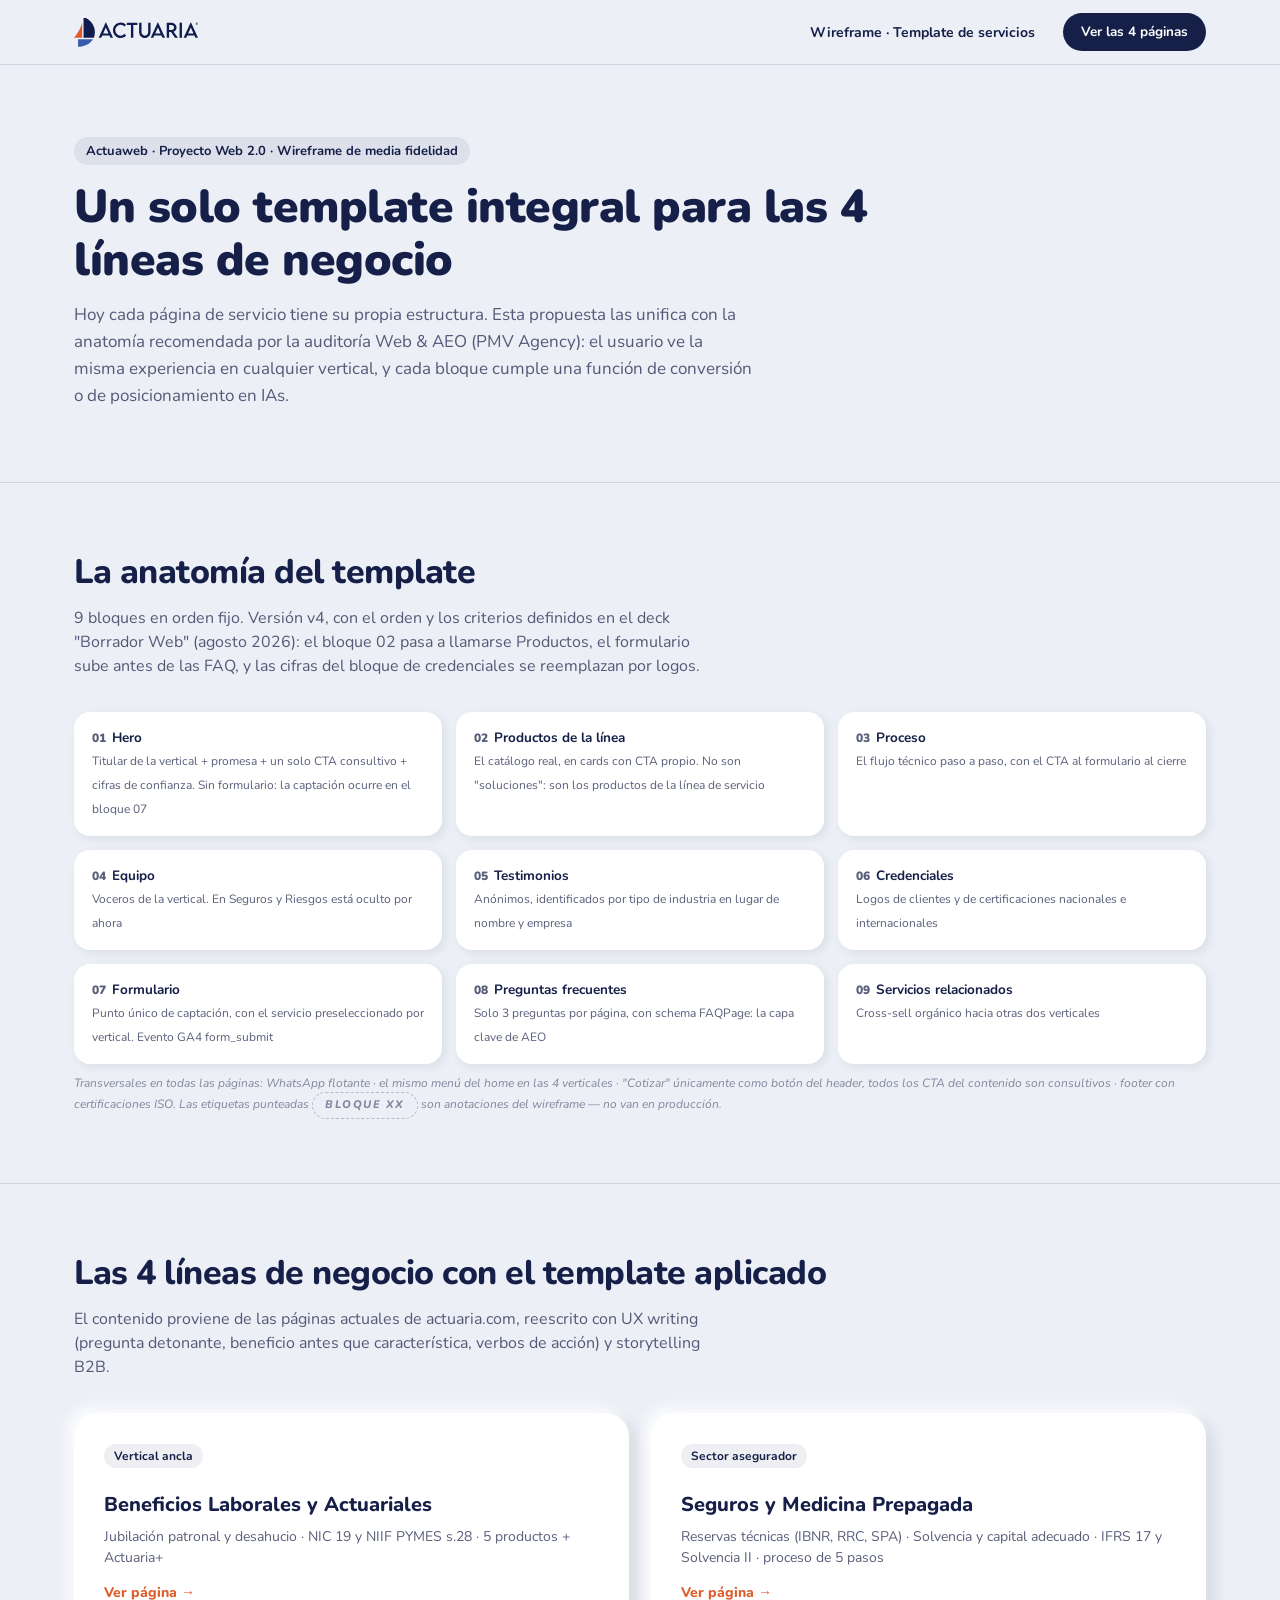
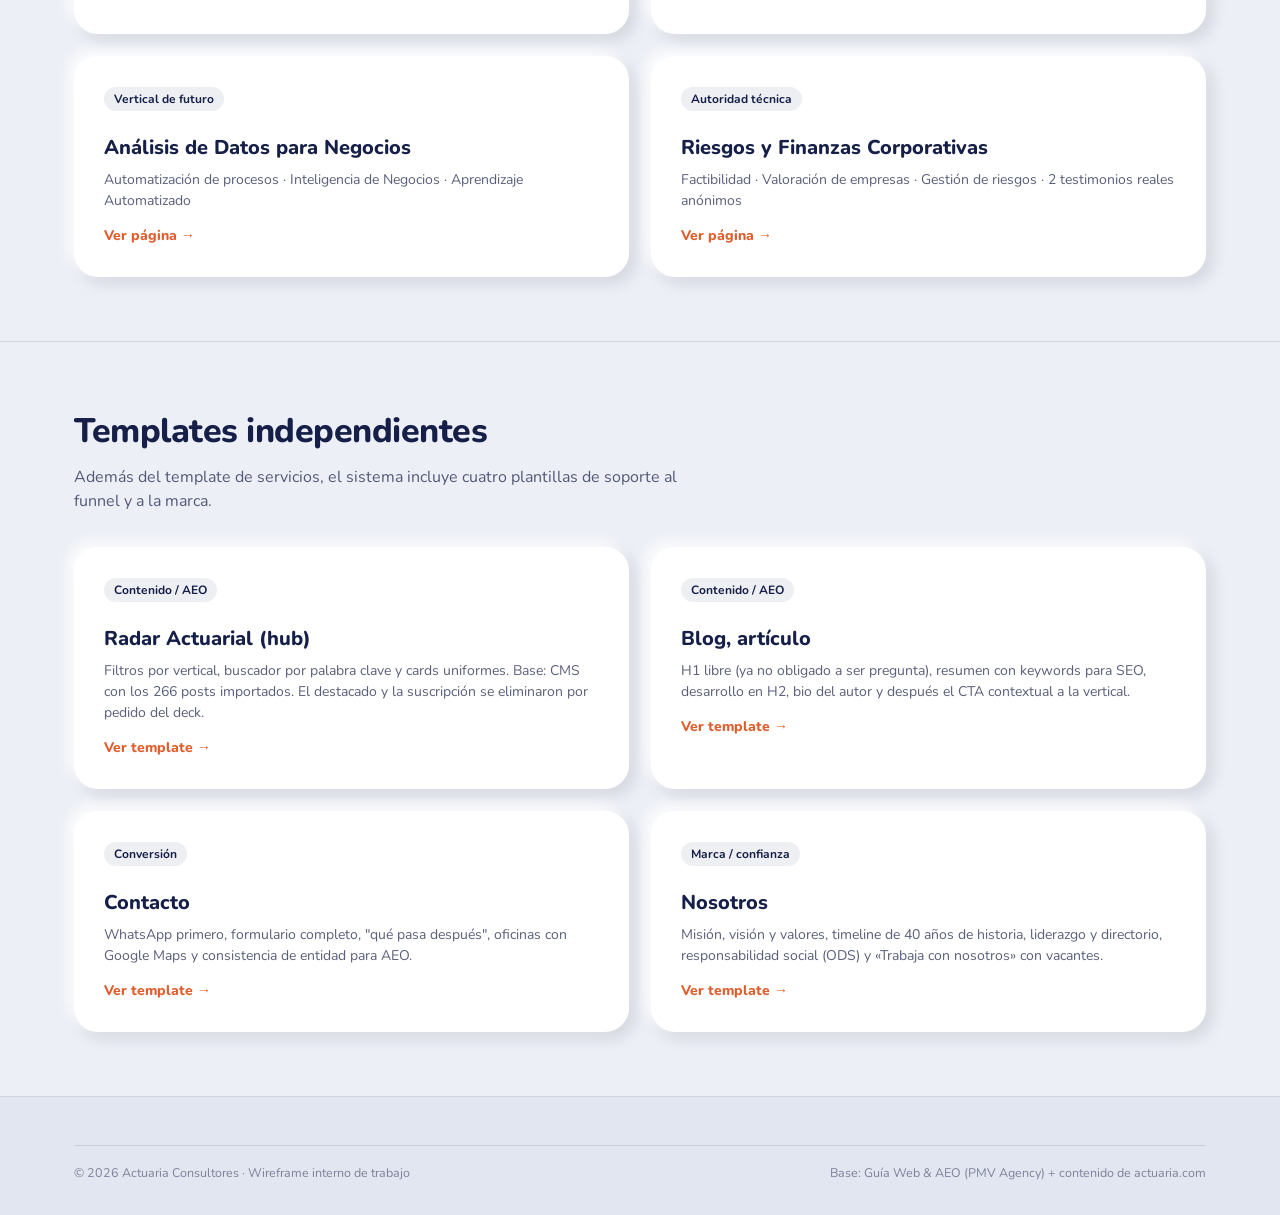
<file: index.html>
<!DOCTYPE html>
<html lang="es">
<head>
<meta charset="UTF-8">
<meta name="viewport" content="width=device-width, initial-scale=1.0">
<title>Template integral de servicios · Actuaweb (wireframe)</title>
<link rel="preconnect" href="https://fonts.googleapis.com">
<link href="https://fonts.googleapis.com/css2?family=Nunito:wght@400;600;700;800;900&display=swap" rel="stylesheet">
<link rel="stylesheet" href="styles.css">
<style>
  .anatomy{display:grid;grid-template-columns:repeat(3,1fr);gap:14px;margin-top:26px}
  .a-block{background:var(--card);border-radius:16px;box-shadow:var(--shadow-sm);padding:16px 18px}
  .a-block b{display:block;font-size:13.5px;color:var(--navy)}
  .a-block span{font-size:12px;color:var(--muted)}
  .a-num{color:var(--orange);font-weight:900;font-size:13px;margin-right:6px}
  .pages{display:grid;grid-template-columns:repeat(2,1fr);gap:22px;margin-top:26px}
  .page-card{background:var(--card);border-radius:var(--radius);box-shadow:var(--shadow);padding:30px;text-decoration:none;transition:all .18s ease;display:block}
  .page-card:hover{transform:translateY(-3px)}
  .page-card h3{font-size:20px;font-weight:800;color:var(--navy);margin:10px 0 6px}
  .page-card p{font-size:14px;color:var(--muted)}
  .page-card .arrow{color:var(--orange);font-weight:800;font-size:14px;display:inline-block;margin-top:14px}
  @media(max-width:900px){.anatomy{grid-template-columns:1fr 1fr}.pages{grid-template-columns:1fr}}
  @media(max-width:600px){.anatomy{grid-template-columns:1fr}}
</style>
</head>
<body>

<header>
  <div class="wrap nav">
    <a class="logo" href="index.html"><img class="logo-img" src="logo-actuaria.svg" alt="Actuaria"></a>
    <ul class="nav-links"><li><a class="active" href="#">Wireframe · Template de servicios</a></li></ul>
    <a class="nav-cta" href="#paginas">Ver las 4 páginas</a>
  </div>
</header>

<section class="hero">
  <div class="wrap">
    <span class="kicker">Actuaweb · Proyecto Web 2.0 · Wireframe de media fidelidad</span>
    <h1>Un solo template integral para las 4 líneas de negocio</h1>
    <p class="sub">Hoy cada página de servicio tiene su propia estructura. Esta propuesta las unifica con la anatomía recomendada por la auditoría Web &amp; AEO (PMV Agency): el usuario ve la misma experiencia en cualquier vertical, y cada bloque cumple una función de conversión o de posicionamiento en IAs.</p>
  </div>
</section>

<section>
  <div class="wrap">
    <div class="sec-head"><h2>La anatomía del template</h2>
    <p>9 bloques en orden fijo. Versión v4, con el orden y los criterios definidos en el deck "Borrador Web" (agosto 2026): el bloque 02 pasa a llamarse Productos, el formulario sube antes de las FAQ, y las cifras del bloque de credenciales se reemplazan por logos.</p></div>
    <div class="anatomy">
      <div class="a-block"><b><span class="a-num">01</span>Hero</b><span>Titular de la vertical + promesa + un solo CTA consultivo + cifras de confianza. Sin formulario: la captación ocurre en el bloque 07</span></div>
      <div class="a-block"><b><span class="a-num">02</span>Productos de la línea</b><span>El catálogo real, en cards con CTA propio. No son "soluciones": son los productos de la línea de servicio</span></div>
      <div class="a-block"><b><span class="a-num">03</span>Proceso</b><span>El flujo técnico paso a paso, con el CTA al formulario al cierre</span></div>
      <div class="a-block"><b><span class="a-num">04</span>Equipo</b><span>Voceros de la vertical. En Seguros y Riesgos está oculto por ahora</span></div>
      <div class="a-block"><b><span class="a-num">05</span>Testimonios</b><span>Anónimos, identificados por tipo de industria en lugar de nombre y empresa</span></div>
      <div class="a-block"><b><span class="a-num">06</span>Credenciales</b><span>Logos de clientes y de certificaciones nacionales e internacionales</span></div>
      <div class="a-block"><b><span class="a-num">07</span>Formulario</b><span>Punto único de captación, con el servicio preseleccionado por vertical. Evento GA4 form_submit</span></div>
      <div class="a-block"><b><span class="a-num">08</span>Preguntas frecuentes</b><span>Solo 3 preguntas por página, con schema FAQPage: la capa clave de AEO</span></div>
      <div class="a-block"><b><span class="a-num">09</span>Servicios relacionados</b><span>Cross-sell orgánico hacia otras dos verticales</span></div>
    </div>
    <p class="wf-note">Transversales en todas las páginas: WhatsApp flotante · el mismo menú del home en las 4 verticales · "Cotizar" únicamente como botón del header, todos los CTA del contenido son consultivos · footer con certificaciones ISO. Las etiquetas punteadas <span class="wf-tag" style="margin:0">Bloque XX</span> son anotaciones del wireframe — no van en producción.</p>
  </div>
</section>

<section id="paginas">
  <div class="wrap">
    <div class="sec-head"><h2>Las 4 líneas de negocio con el template aplicado</h2>
    <p>El contenido proviene de las páginas actuales de actuaria.com, reescrito con UX writing (pregunta detonante, beneficio antes que característica, verbos de acción) y storytelling B2B.</p></div>
    <div class="pages">
      <a class="page-card" href="employment-benefits.html"><span class="chip">Vertical ancla</span><h3>Beneficios Laborales y Actuariales</h3><p>Jubilación patronal y desahucio · NIC 19 y NIIF PYMES s.28 · 5 productos + Actuaria+</p><span class="arrow">Ver página →</span></a>
      <a class="page-card" href="insurance-health.html"><span class="chip">Sector asegurador</span><h3>Seguros y Medicina Prepagada</h3><p>Reservas técnicas (IBNR, RRC, SPA) · Solvencia y capital adecuado · IFRS 17 y Solvencia II · proceso de 5 pasos</p><span class="arrow">Ver página →</span></a>
      <a class="page-card" href="data-wave.html"><span class="chip">Vertical de futuro</span><h3>Análisis de Datos para Negocios</h3><p>Automatización de procesos · Inteligencia de Negocios · Aprendizaje Automatizado</p><span class="arrow">Ver página →</span></a>
      <a class="page-card" href="risk-finance.html"><span class="chip">Autoridad técnica</span><h3>Riesgos y Finanzas Corporativas</h3><p>Factibilidad · Valoración de empresas · Gestión de riesgos · 2 testimonios reales anónimos</p><span class="arrow">Ver página →</span></a>
    </div>
  </div>
</section>

<section>
  <div class="wrap">
    <div class="sec-head"><h2>Templates independientes</h2>
    <p>Además del template de servicios, el sistema incluye cuatro plantillas de soporte al funnel y a la marca.</p></div>
    <div class="pages">
      <a class="page-card" href="blog.html"><span class="chip">Contenido / AEO</span><h3>Radar Actuarial (hub)</h3><p>Filtros por vertical, buscador por palabra clave y cards uniformes. Base: CMS con los 266 posts importados. El destacado y la suscripción se eliminaron por pedido del deck.</p><span class="arrow">Ver template →</span></a>
      <a class="page-card" href="blog-articulo.html"><span class="chip">Contenido / AEO</span><h3>Blog, artículo</h3><p>H1 libre (ya no obligado a ser pregunta), resumen con keywords para SEO, desarrollo en H2, bio del autor y después el CTA contextual a la vertical.</p><span class="arrow">Ver template →</span></a>
      <a class="page-card" href="contacto.html"><span class="chip">Conversión</span><h3>Contacto</h3><p>WhatsApp primero, formulario completo, "qué pasa después", oficinas con Google Maps y consistencia de entidad para AEO.</p><span class="arrow">Ver template →</span></a>
      <a class="page-card" href="nosotros.html"><span class="chip">Marca / confianza</span><h3>Nosotros</h3><p>Misión, visión y valores, timeline de 40 años de historia, liderazgo y directorio, responsabilidad social (ODS) y «Trabaja con nosotros» con vacantes.</p><span class="arrow">Ver template →</span></a>
    </div>
  </div>
</section>

<!-- OCULTO a pedido del usuario (2026-08-14) — restaurar quitando este comentario
<section>
  <div class="wrap">
    <div class="sec-head"><h2>Pendientes marcados en el wireframe</h2></div>
    <div class="grid g3">
      <div class="card"><span class="chip orange">Contenido</span><h3>Testimonios por vertical</h3><p>EB y Riesgos tienen placeholders — recopilar citas reales con nombre, cargo y empresa (la guía lo exige). Salud y Data ya tienen testimonios reales.</p></div>
      <div class="card"><span class="chip orange">Contenido</span><h3>Equipo por vertical</h3><p>Definir 2-3 voceros técnicos por línea de negocio con foto, cargo y LinkedIn.</p></div>
      <div class="card"><span class="chip orange">Técnico</span><h3>Schema.org al implementar</h3><p>En Webflow: Organization (global), Service por vertical, FAQPage con las 6 preguntas de cada página, según apéndice A2 de la guía.</p></div>
    </div>
  </div>
</section>
-->

<footer>
  <div class="wrap">
    <div class="copy"><span>© 2026 Actuaria Consultores · Wireframe interno de trabajo</span><span>Base: Guía Web &amp; AEO (PMV Agency) + contenido de actuaria.com</span></div>
  </div>
</footer>

</body>
</html>
</file>
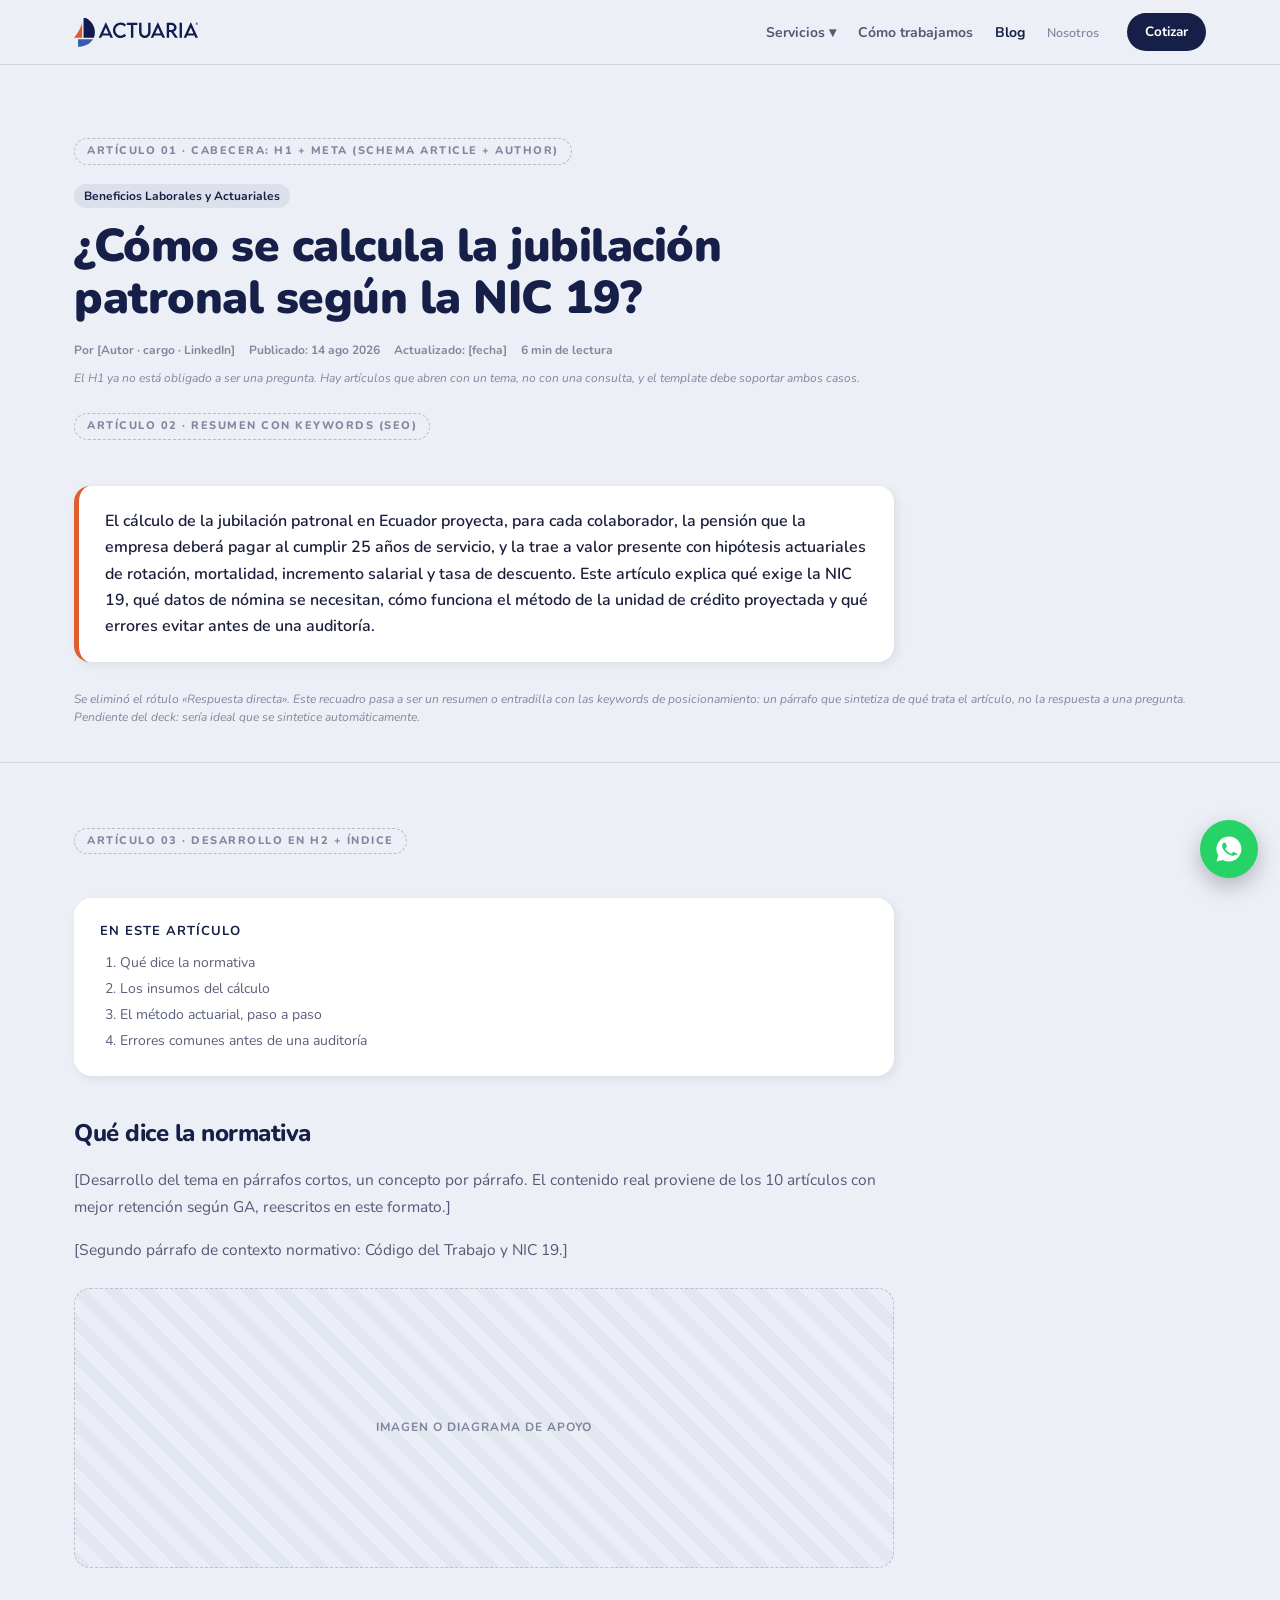
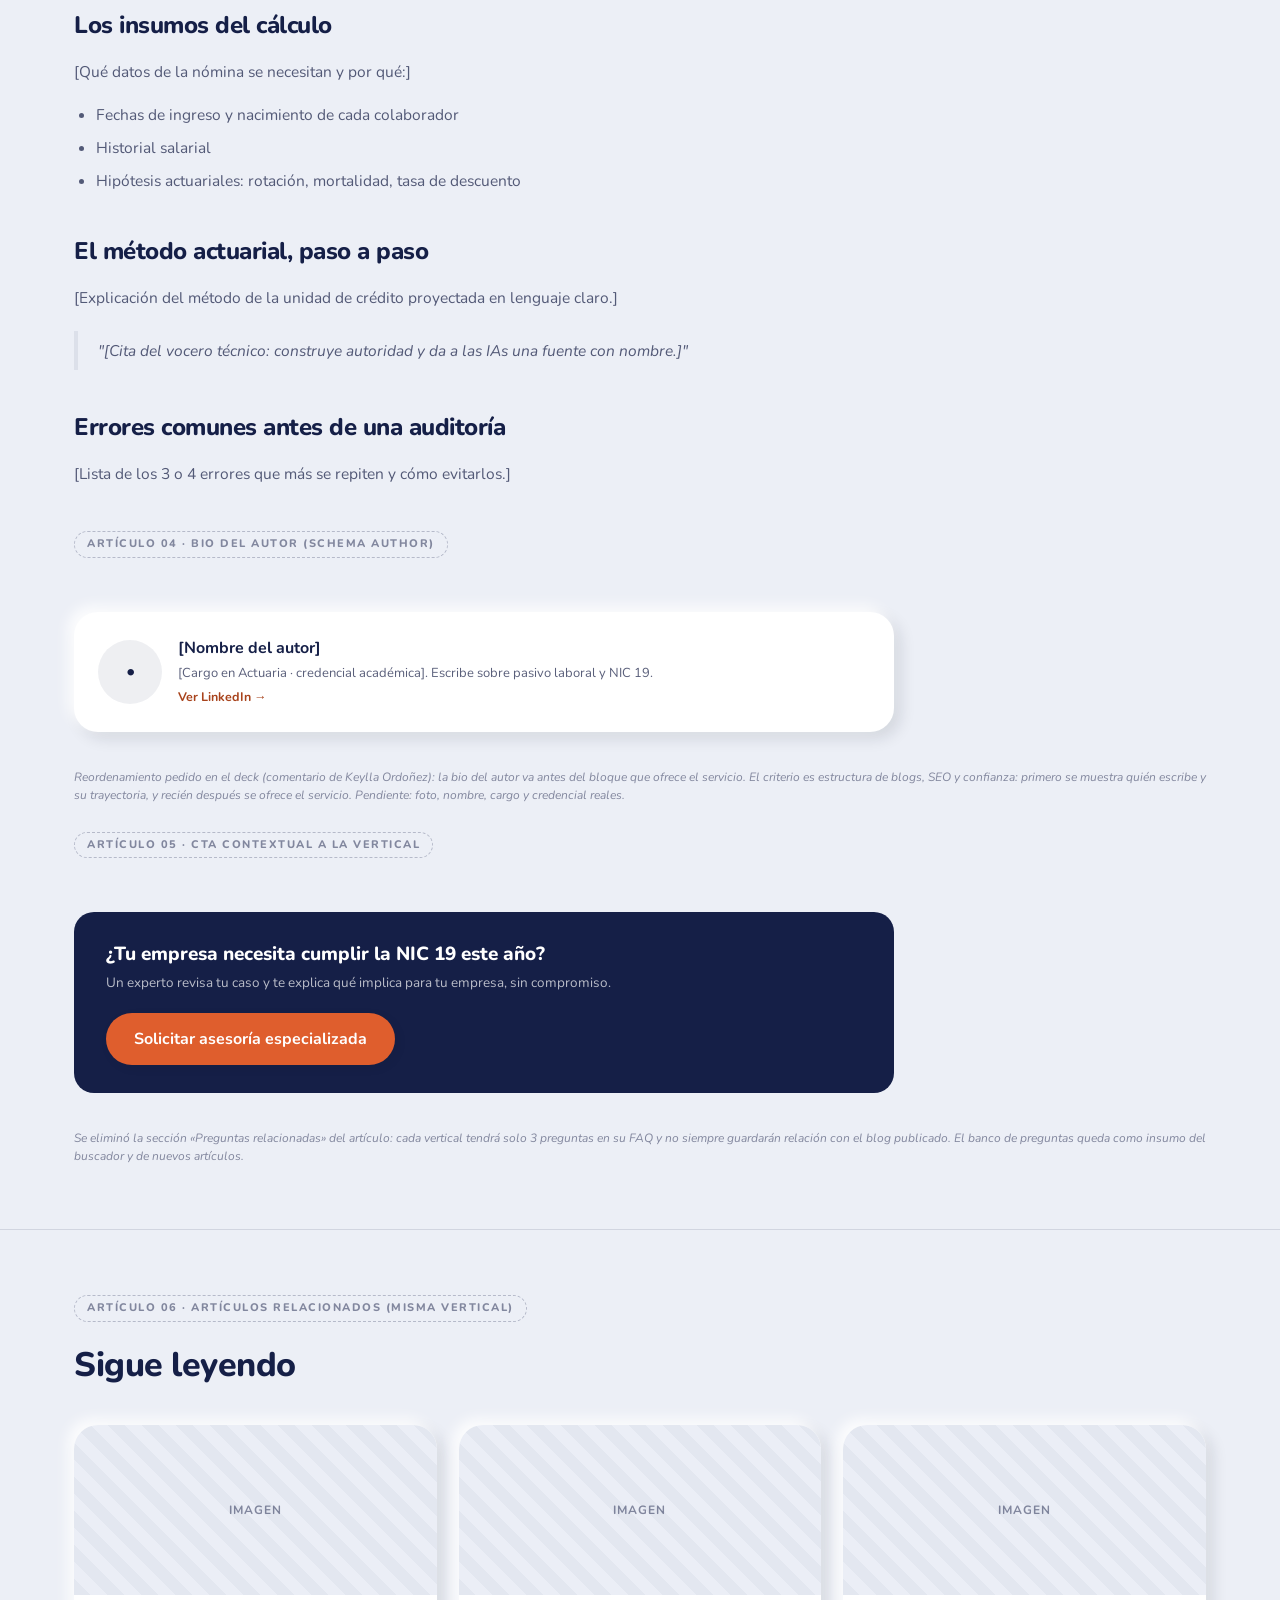
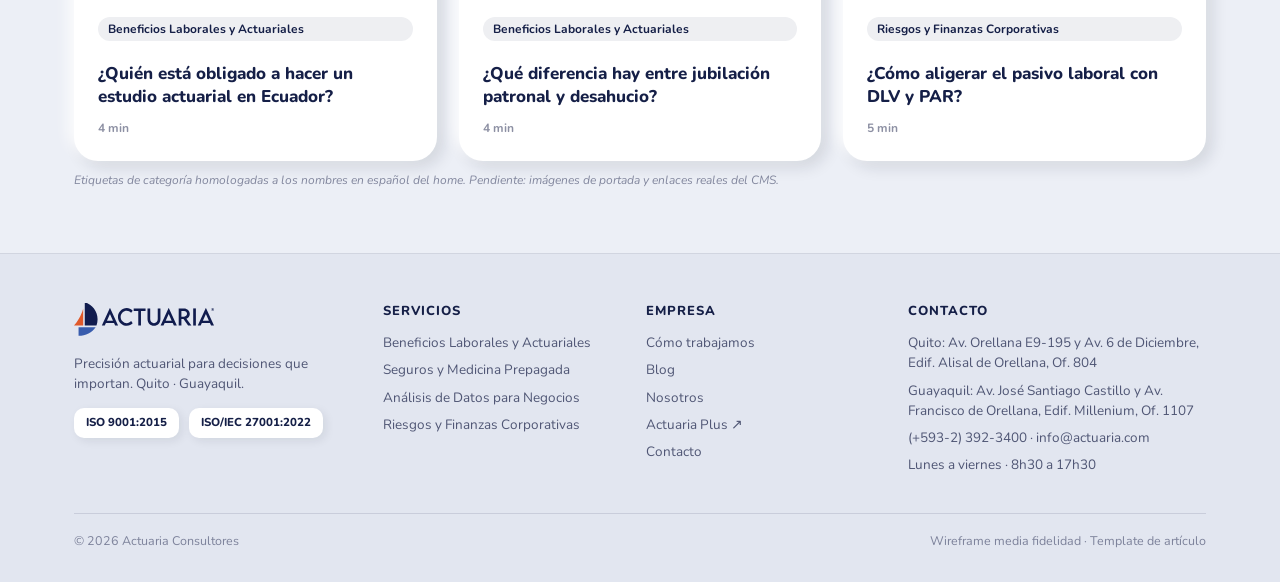
<file: blog-articulo.html>
<!DOCTYPE html>
<html lang="es">
<head>
<meta charset="UTF-8">
<meta name="viewport" content="width=device-width, initial-scale=1.0">
<title>Artículo de blog · Template Actuaweb (wireframe)</title>
<link rel="preconnect" href="https://fonts.googleapis.com">
<link href="https://fonts.googleapis.com/css2?family=Nunito:wght@400;600;700;800;900&display=swap" rel="stylesheet">
<link rel="stylesheet" href="styles.css">
</head>
<body>

<header>
  <div class="wrap nav">
    <a class="logo" href="index.html"><img class="logo-img" src="logo-actuaria.svg" alt="Actuaria"></a>
    <ul class="nav-links">
      <li><a href="index.html">Servicios ▾</a></li>
      <li><a href="employment-benefits.html#proceso">Cómo trabajamos</a></li>
      <li><a class="active" href="blog.html">Blog</a></li>
      <li><a class="nav-sec" href="nosotros.html">Nosotros</a></li>
    </ul>
    <a class="nav-cta" href="contacto.html">Cotizar</a>
  </div>
</header>

<!-- ART 01 · CABECERA DEL ARTÍCULO -->
<section class="hero" style="padding-bottom:36px">
  <div class="wrap">
    <span class="wf-tag">Artículo 01 · Cabecera: H1 + meta (schema Article + Author)</span>
    <div class="art-head">
      <span class="chip">Beneficios Laborales y Actuariales</span>
      <h1>¿Cómo se calcula la jubilación patronal según la NIC 19?</h1>
      <div class="meta" style="margin-top:16px">
        <span>Por [Autor · cargo · LinkedIn]</span><span>Publicado: 14 ago 2026</span><span>Actualizado: [fecha]</span><span>6 min de lectura</span>
      </div>
    </div>
    <p class="wf-note">El H1 ya no está obligado a ser una pregunta. Hay artículos que abren con un tema, no con una consulta, y el template debe soportar ambos casos.</p>

    <!-- ART 02 · RESUMEN / ENTRADILLA CON KEYWORDS -->
    <span class="wf-tag" style="margin-top:26px">Artículo 02 · Resumen con keywords (SEO)</span>
    <div class="answer-box">
      <p>El cálculo de la jubilación patronal en Ecuador proyecta, para cada colaborador, la pensión que la empresa deberá pagar al cumplir 25 años de servicio, y la trae a valor presente con hipótesis actuariales de rotación, mortalidad, incremento salarial y tasa de descuento. Este artículo explica qué exige la NIC 19, qué datos de nómina se necesitan, cómo funciona el método de la unidad de crédito proyectada y qué errores evitar antes de una auditoría.</p>
    </div>
    <p class="wf-note">Se eliminó el rótulo «Respuesta directa». Este recuadro pasa a ser un resumen o entradilla con las keywords de posicionamiento: un párrafo que sintetiza de qué trata el artículo, no la respuesta a una pregunta. Pendiente del deck: sería ideal que se sintetice automáticamente.</p>
  </div>
</section>

<!-- ART 03 · CUERPO -->
<section>
  <div class="wrap">
    <span class="wf-tag">Artículo 03 · Desarrollo en H2 + índice</span>
    <div class="toc">
      <b>En este artículo</b>
      <ol><li>Qué dice la normativa</li><li>Los insumos del cálculo</li><li>El método actuarial, paso a paso</li><li>Errores comunes antes de una auditoría</li></ol>
    </div>
    <div class="prose">
      <h2>Qué dice la normativa</h2>
      <p>[Desarrollo del tema en párrafos cortos, un concepto por párrafo. El contenido real proviene de los 10 artículos con mejor retención según GA, reescritos en este formato.]</p>
      <p>[Segundo párrafo de contexto normativo: Código del Trabajo y NIC 19.]</p>
      <div class="ph">Imagen o diagrama de apoyo</div>
      <h2>Los insumos del cálculo</h2>
      <p>[Qué datos de la nómina se necesitan y por qué:]</p>
      <ul><li>Fechas de ingreso y nacimiento de cada colaborador</li><li>Historial salarial</li><li>Hipótesis actuariales: rotación, mortalidad, tasa de descuento</li></ul>
      <h2>El método actuarial, paso a paso</h2>
      <p>[Explicación del método de la unidad de crédito proyectada en lenguaje claro.]</p>
      <blockquote>"[Cita del vocero técnico: construye autoridad y da a las IAs una fuente con nombre.]"</blockquote>
      <h2>Errores comunes antes de una auditoría</h2>
      <p>[Lista de los 3 o 4 errores que más se repiten y cómo evitarlos.]</p>
    </div>

    <!-- ART 04 · AUTOR (va primero) -->
    <span class="wf-tag" style="margin-top:28px">Artículo 04 · Bio del autor (schema Author)</span>
    <div class="author-box">
      <div class="avatar">•</div>
      <div>
        <b>[Nombre del autor]</b>
        <span>[Cargo en Actuaria · credencial académica]. Escribe sobre pasivo laboral y NIC 19.</span><br>
        <a href="#">Ver LinkedIn →</a>
      </div>
    </div>
    <p class="wf-note">Reordenamiento pedido en el deck (comentario de Keylla Ordoñez): la bio del autor va antes del bloque que ofrece el servicio. El criterio es estructura de blogs, SEO y confianza: primero se muestra quién escribe y su trayectoria, y recién después se ofrece el servicio. Pendiente: foto, nombre, cargo y credencial reales.</p>

    <!-- ART 05 · CTA CONTEXTUAL (va después del autor) -->
    <span class="wf-tag" style="margin-top:28px">Artículo 05 · CTA contextual a la vertical</span>
    <div class="cta-inline">
      <div><h3>¿Tu empresa necesita cumplir la NIC 19 este año?</h3><p>Un experto revisa tu caso y te explica qué implica para tu empresa, sin compromiso.</p></div>
      <a class="btn btn-primary" href="employment-benefits.html#form">Solicitar asesoría especializada</a>
    </div>
    <p class="wf-note">Se eliminó la sección «Preguntas relacionadas» del artículo: cada vertical tendrá solo 3 preguntas en su FAQ y no siempre guardarán relación con el blog publicado. El banco de preguntas queda como insumo del buscador y de nuevos artículos.</p>
  </div>
</section>

<!-- ART 06 · RELACIONADOS -->
<section>
  <div class="wrap">
    <span class="wf-tag">Artículo 06 · Artículos relacionados (misma vertical)</span>
    <div class="sec-head"><h2>Sigue leyendo</h2></div>
    <div class="grid g3">
      <a class="a-card" href="#"><div class="ph">Imagen</div><div class="a-body"><span class="chip">Beneficios Laborales y Actuariales</span><h3>¿Quién está obligado a hacer un estudio actuarial en Ecuador?</h3><div class="meta"><span>4 min</span></div></div></a>
      <a class="a-card" href="#"><div class="ph">Imagen</div><div class="a-body"><span class="chip">Beneficios Laborales y Actuariales</span><h3>¿Qué diferencia hay entre jubilación patronal y desahucio?</h3><div class="meta"><span>4 min</span></div></div></a>
      <a class="a-card" href="#"><div class="ph">Imagen</div><div class="a-body"><span class="chip">Riesgos y Finanzas Corporativas</span><h3>¿Cómo aligerar el pasivo laboral con DLV y PAR?</h3><div class="meta"><span>5 min</span></div></div></a>
    </div>
    <p class="wf-note">Etiquetas de categoría homologadas a los nombres en español del home. Pendiente: imágenes de portada y enlaces reales del CMS.</p>
  </div>
</section>

<footer>
  <div class="wrap">
    <div class="foot-grid">
      <div>
        <a class="logo" href="index.html"><img class="logo-img" src="logo-actuaria.svg" alt="Actuaria"></a>
        <p style="margin-top:12px;max-width:240px">Precisión actuarial para decisiones que importan. Quito · Guayaquil.</p>
        <div class="iso"><span>ISO 9001:2015</span><span>ISO/IEC 27001:2022</span></div>
      </div>
      <div><h4>Servicios</h4><ul>
        <li><a href="employment-benefits.html">Beneficios Laborales y Actuariales</a></li>
        <li><a href="insurance-health.html">Seguros y Medicina Prepagada</a></li>
        <li><a href="data-wave.html">Análisis de Datos para Negocios</a></li>
        <li><a href="risk-finance.html">Riesgos y Finanzas Corporativas</a></li></ul>
      </div>
      <div><h4>Empresa</h4><ul>
        <li><a href="employment-benefits.html#proceso">Cómo trabajamos</a></li>
        <li><a href="blog.html">Blog</a></li><li><a href="nosotros.html">Nosotros</a></li><li><a href="#">Actuaria Plus ↗</a></li>
        <li><a href="contacto.html">Contacto</a></li></ul>
      </div>
      <div><h4>Contacto</h4><ul>
        <li>Quito: Av. Orellana E9-195 y Av. 6 de Diciembre, Edif. Alisal de Orellana, Of. 804</li>
        <li>Guayaquil: Av. José Santiago Castillo y Av. Francisco de Orellana, Edif. Millenium, Of. 1107</li>
        <li>(+593-2) 392-3400 · info@actuaria.com</li>
        <li>Lunes a viernes · 8h30 a 17h30</li></ul>
      </div>
    </div>
    <div class="copy"><span>© 2026 Actuaria Consultores</span><span>Wireframe media fidelidad · Template de artículo</span></div>
  </div>
</footer>

<a class="wa-fab" href="#" aria-label="WhatsApp"><svg viewBox="0 0 24 24"><path d="M12 2a10 10 0 0 0-8.6 15.1L2 22l5-1.3A10 10 0 1 0 12 2zm5.4 14.1c-.2.6-1.3 1.2-1.8 1.2-.5.1-1 .2-3.3-.7-2.8-1.1-4.6-4-4.7-4.2-.1-.2-1.1-1.5-1.1-2.9s.7-2 1-2.3c.2-.3.5-.3.7-.3h.5c.2 0 .4 0 .6.5l.9 2.1c.1.2.1.4 0 .6l-.4.6-.5.5c-.2.2-.3.4-.1.7.2.3.8 1.4 1.8 2.2 1.2 1.1 2.3 1.4 2.6 1.6.3.1.5.1.7-.1l1-1.2c.2-.3.4-.2.7-.1l2 1c.3.1.5.2.6.4 0 .1 0 .7-.2 1.4z"/></svg></a>

</body>
</html>
</file>
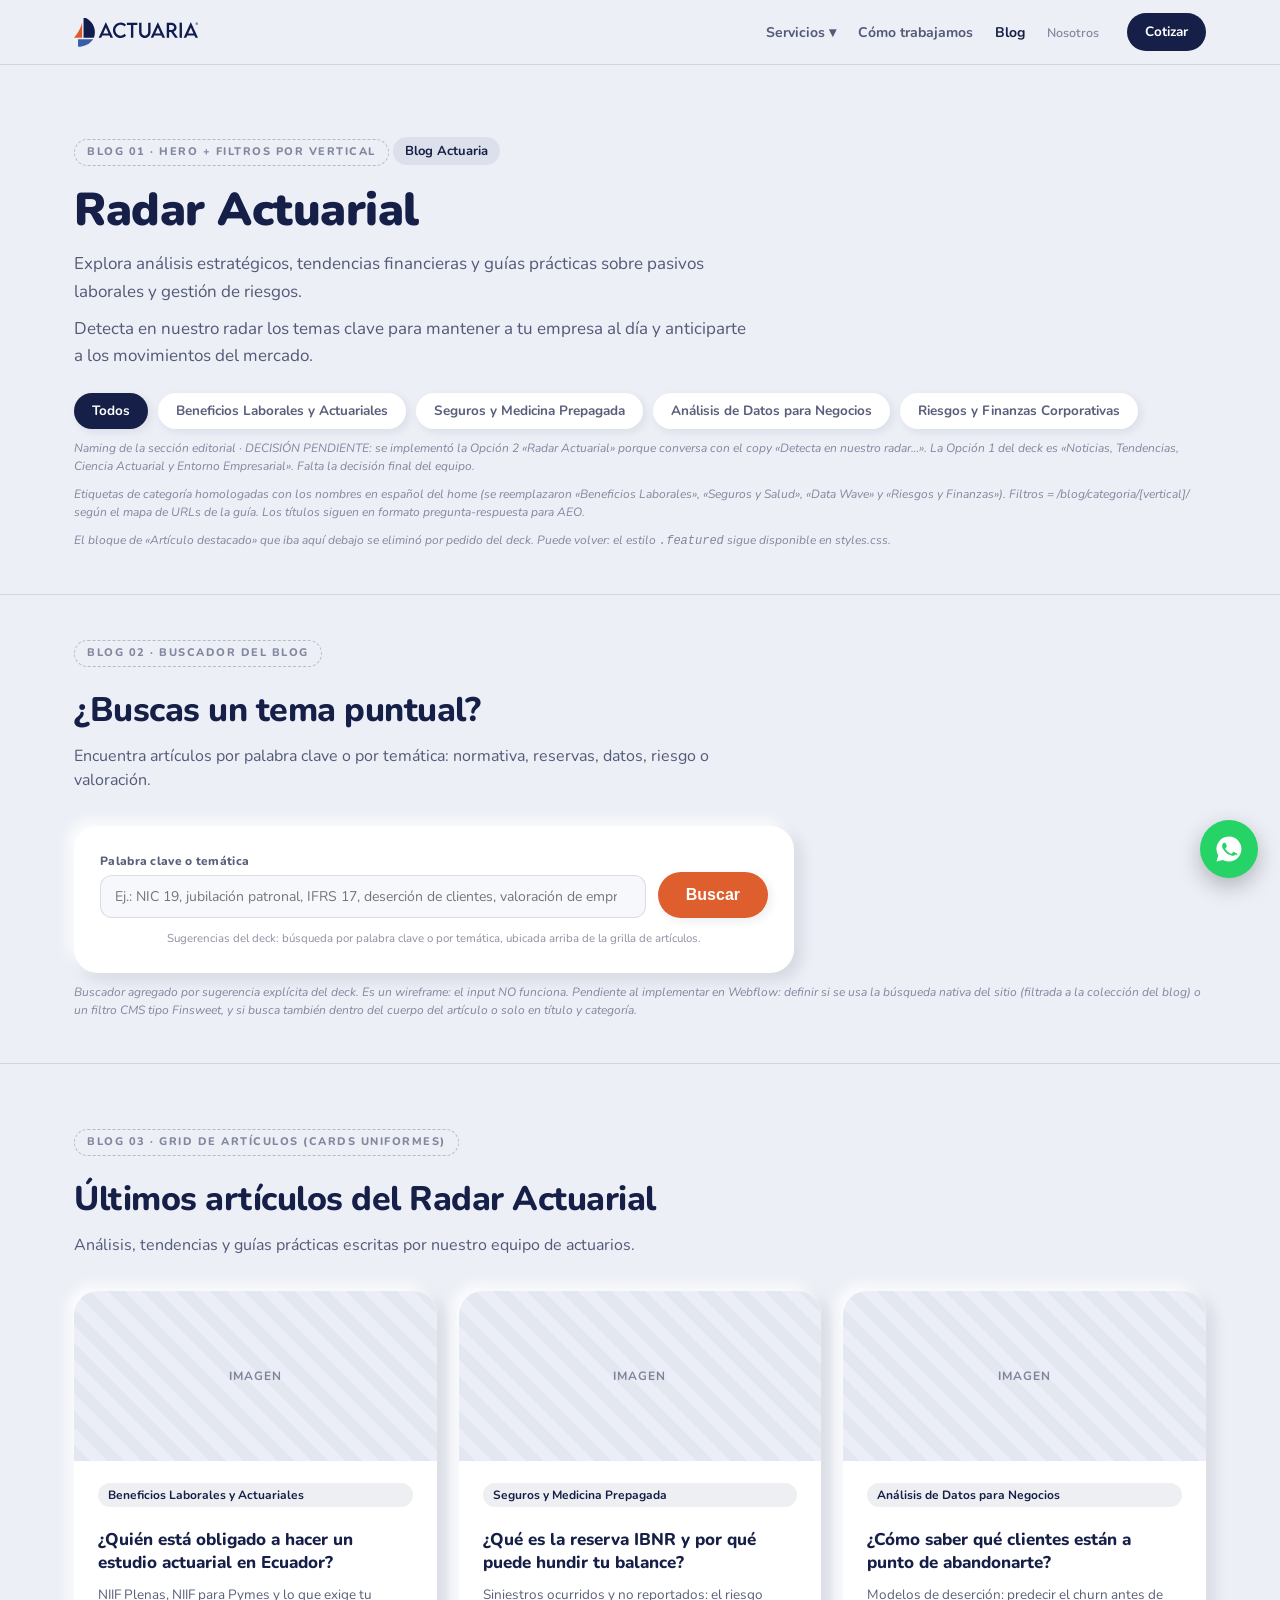
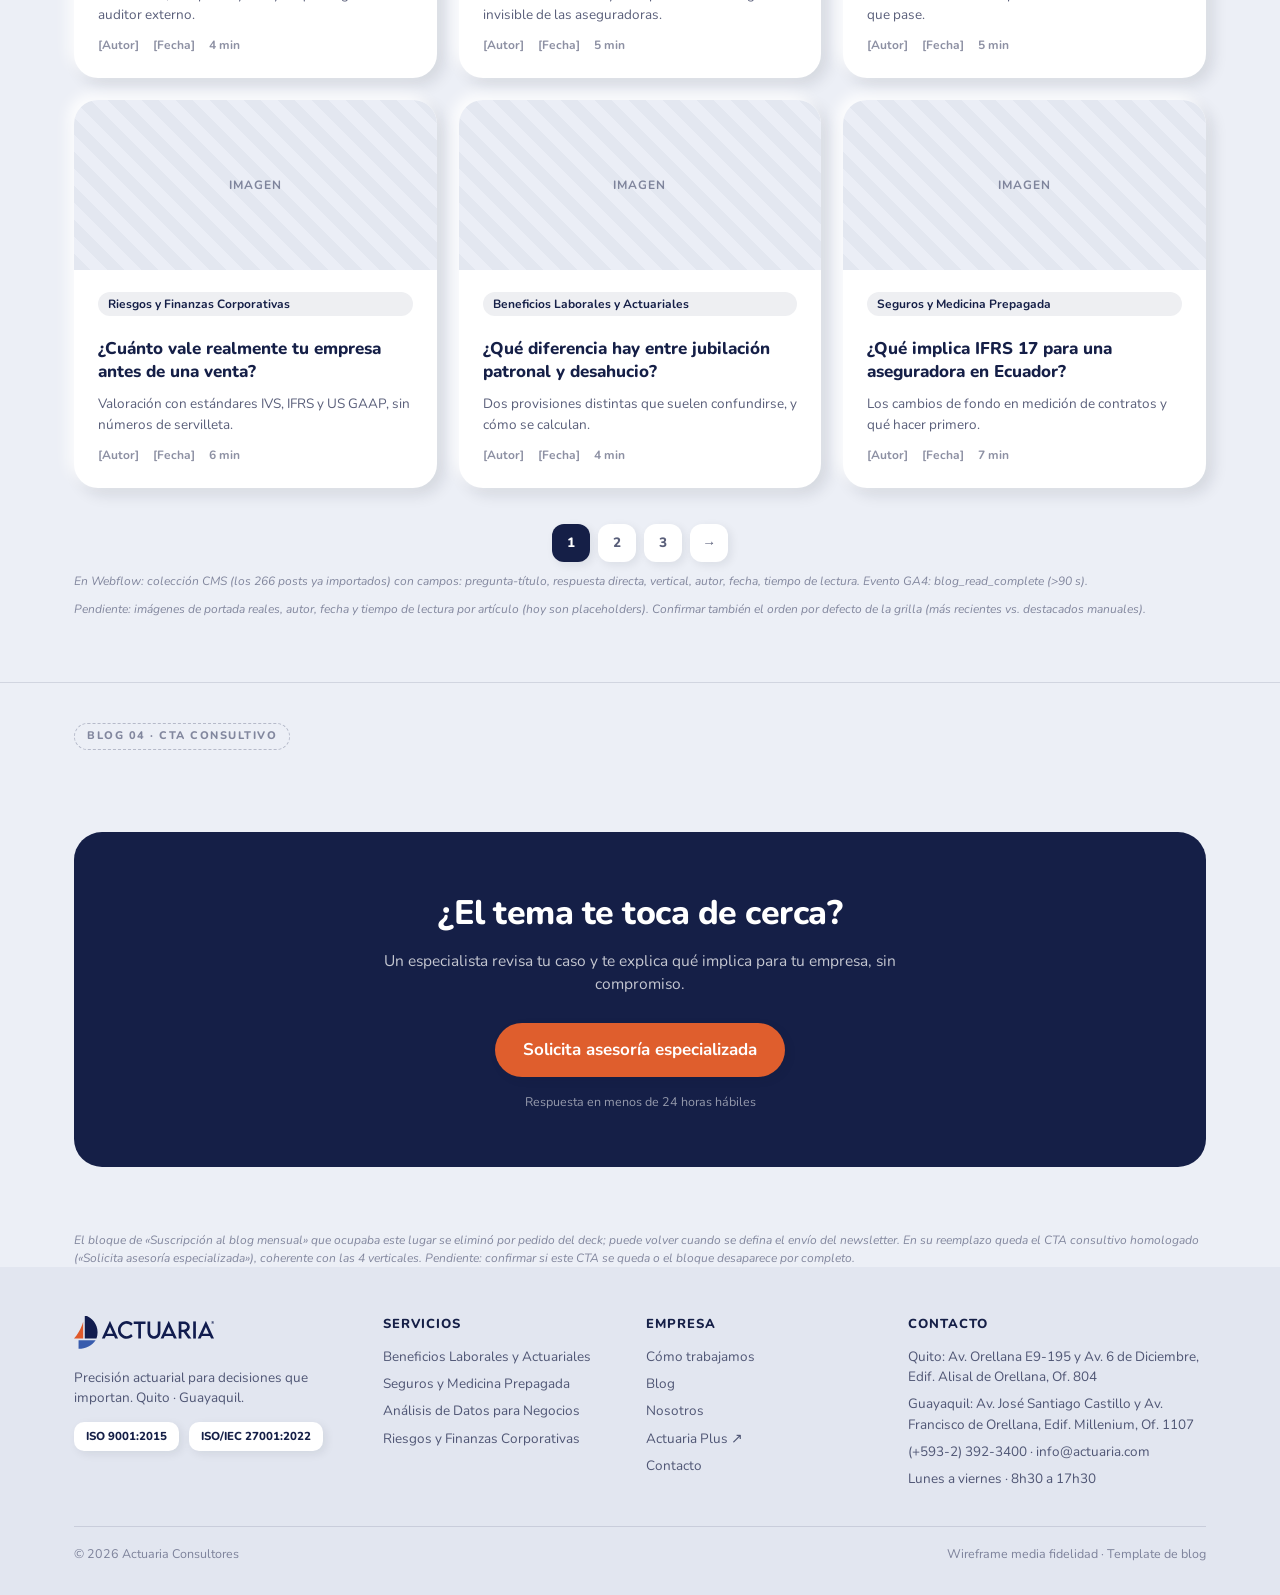
<file: blog.html>
<!DOCTYPE html>
<html lang="es">
<head>
<meta charset="UTF-8">
<meta name="viewport" content="width=device-width, initial-scale=1.0">
<title>Radar Actuarial · Blog Actuaweb (wireframe)</title>
<link rel="preconnect" href="https://fonts.googleapis.com">
<link href="https://fonts.googleapis.com/css2?family=Nunito:wght@400;600;700;800;900&display=swap" rel="stylesheet">
<link rel="stylesheet" href="styles.css">
</head>
<body>

<header>
  <div class="wrap nav">
    <a class="logo" href="index.html"><img class="logo-img" src="logo-actuaria.svg" alt="Actuaria"></a>
    <ul class="nav-links">
      <li><a href="index.html">Servicios ▾</a></li>
      <li><a href="employment-benefits.html#proceso">Cómo trabajamos</a></li>
      <li><a class="active" href="blog.html">Blog</a></li>
      <li><a class="nav-sec" href="nosotros.html">Nosotros</a></li>
    </ul>
    <a class="nav-cta" href="contacto.html">Cotizar</a>
  </div>
</header>

<!-- BLOQUE 01 · HERO DEL BLOG -->
<section class="hero" style="padding-bottom:44px">
  <div class="wrap">
    <span class="wf-tag">Blog 01 · Hero + filtros por vertical</span>
    <span class="kicker">Blog Actuaria</span>
    <h1>Radar Actuarial</h1>
    <p class="sub">Explora análisis estratégicos, tendencias financieras y guías prácticas sobre pasivos laborales y gestión de riesgos.</p>
    <p class="sub" style="margin-top:10px">Detecta en nuestro radar los temas clave para mantener a tu empresa al día y anticiparte a los movimientos del mercado.</p>
    <div class="cat-row">
      <a class="cat active" href="#">Todos</a>
      <a class="cat" href="#">Beneficios Laborales y Actuariales</a>
      <a class="cat" href="#">Seguros y Medicina Prepagada</a>
      <a class="cat" href="#">Análisis de Datos para Negocios</a>
      <a class="cat" href="#">Riesgos y Finanzas Corporativas</a>
    </div>
    <p class="wf-note">Naming de la sección editorial · DECISIÓN PENDIENTE: se implementó la Opción 2 «Radar Actuarial» porque conversa con el copy «Detecta en nuestro radar…». La Opción 1 del deck es «Noticias, Tendencias, Ciencia Actuarial y Entorno Empresarial». Falta la decisión final del equipo.</p>
    <p class="wf-note">Etiquetas de categoría homologadas con los nombres en español del home (se reemplazaron «Beneficios Laborales», «Seguros y Salud», «Data Wave» y «Riesgos y Finanzas»). Filtros = /blog/categoria/[vertical]/ según el mapa de URLs de la guía. Los títulos siguen en formato pregunta-respuesta para AEO.</p>
    <p class="wf-note">El bloque de «Artículo destacado» que iba aquí debajo se eliminó por pedido del deck. Puede volver: el estilo <code>.featured</code> sigue disponible en styles.css.</p>
  </div>
</section>

<!-- BLOQUE 02 · BUSCADOR -->
<section style="padding-top:44px;padding-bottom:44px">
  <div class="wrap">
    <span class="wf-tag">Blog 02 · Buscador del blog</span>
    <div class="sec-head">
      <h2>¿Buscas un tema puntual?</h2>
      <p>Encuentra artículos por palabra clave o por temática: normativa, reservas, datos, riesgo o valoración.</p>
    </div>
    <div class="form-card" style="max-width:720px">
      <form action="#" onsubmit="return false">
        <div style="display:grid;grid-template-columns:1fr auto;gap:12px;align-items:end">
          <div class="f-field" style="margin-bottom:0">
            <label>Palabra clave o temática</label>
            <input type="search" placeholder="Ej.: NIC 19, jubilación patronal, IFRS 17, deserción de clientes, valoración de empresas">
          </div>
          <button class="btn btn-primary" type="button">Buscar</button>
        </div>
      </form>
      <p class="f-micro">Sugerencias del deck: búsqueda por palabra clave o por temática, ubicada arriba de la grilla de artículos.</p>
    </div>
    <p class="wf-note">Buscador agregado por sugerencia explícita del deck. Es un wireframe: el input NO funciona. Pendiente al implementar en Webflow: definir si se usa la búsqueda nativa del sitio (filtrada a la colección del blog) o un filtro CMS tipo Finsweet, y si busca también dentro del cuerpo del artículo o solo en título y categoría.</p>
  </div>
</section>

<!-- BLOQUE 03 · GRID DE ARTÍCULOS -->
<section>
  <div class="wrap">
    <span class="wf-tag">Blog 03 · Grid de artículos (cards uniformes)</span>
    <div class="sec-head">
      <h2>Últimos artículos del Radar Actuarial</h2>
      <p>Análisis, tendencias y guías prácticas escritas por nuestro equipo de actuarios.</p>
    </div>
    <div class="grid g3">
      <a class="a-card" href="blog-articulo.html"><div class="ph">Imagen</div><div class="a-body"><span class="chip">Beneficios Laborales y Actuariales</span><h3>¿Quién está obligado a hacer un estudio actuarial en Ecuador?</h3><p>NIIF Plenas, NIIF para Pymes y lo que exige tu auditor externo.</p><div class="meta"><span>[Autor]</span><span>[Fecha]</span><span>4 min</span></div></div></a>
      <a class="a-card" href="blog-articulo.html"><div class="ph">Imagen</div><div class="a-body"><span class="chip">Seguros y Medicina Prepagada</span><h3>¿Qué es la reserva IBNR y por qué puede hundir tu balance?</h3><p>Siniestros ocurridos y no reportados: el riesgo invisible de las aseguradoras.</p><div class="meta"><span>[Autor]</span><span>[Fecha]</span><span>5 min</span></div></div></a>
      <a class="a-card" href="blog-articulo.html"><div class="ph">Imagen</div><div class="a-body"><span class="chip">Análisis de Datos para Negocios</span><h3>¿Cómo saber qué clientes están a punto de abandonarte?</h3><p>Modelos de deserción: predecir el churn antes de que pase.</p><div class="meta"><span>[Autor]</span><span>[Fecha]</span><span>5 min</span></div></div></a>
      <a class="a-card" href="blog-articulo.html"><div class="ph">Imagen</div><div class="a-body"><span class="chip">Riesgos y Finanzas Corporativas</span><h3>¿Cuánto vale realmente tu empresa antes de una venta?</h3><p>Valoración con estándares IVS, IFRS y US GAAP, sin números de servilleta.</p><div class="meta"><span>[Autor]</span><span>[Fecha]</span><span>6 min</span></div></div></a>
      <a class="a-card" href="blog-articulo.html"><div class="ph">Imagen</div><div class="a-body"><span class="chip">Beneficios Laborales y Actuariales</span><h3>¿Qué diferencia hay entre jubilación patronal y desahucio?</h3><p>Dos provisiones distintas que suelen confundirse, y cómo se calculan.</p><div class="meta"><span>[Autor]</span><span>[Fecha]</span><span>4 min</span></div></div></a>
      <a class="a-card" href="blog-articulo.html"><div class="ph">Imagen</div><div class="a-body"><span class="chip">Seguros y Medicina Prepagada</span><h3>¿Qué implica IFRS 17 para una aseguradora en Ecuador?</h3><p>Los cambios de fondo en medición de contratos y qué hacer primero.</p><div class="meta"><span>[Autor]</span><span>[Fecha]</span><span>7 min</span></div></div></a>
    </div>
    <div class="pagination"><a class="active" href="#">1</a><a href="#">2</a><a href="#">3</a><a href="#">→</a></div>
    <p class="wf-note">En Webflow: colección CMS (los 266 posts ya importados) con campos: pregunta-título, respuesta directa, vertical, autor, fecha, tiempo de lectura. Evento GA4: blog_read_complete (&gt;90 s).</p>
    <p class="wf-note">Pendiente: imágenes de portada reales, autor, fecha y tiempo de lectura por artículo (hoy son placeholders). Confirmar también el orden por defecto de la grilla (más recientes vs. destacados manuales).</p>
  </div>
</section>

<!-- BLOQUE 04 · CTA CONSULTIVO -->
<div class="wrap">
  <span class="wf-tag" style="margin-top:40px">Blog 04 · CTA consultivo</span>
  <div class="cta-final">
    <h2>¿El tema te toca de cerca?</h2>
    <p>Un especialista revisa tu caso y te explica qué implica para tu empresa, sin compromiso.</p>
    <a class="btn btn-primary" href="contacto.html">Solicita asesoría especializada</a>
    <small>Respuesta en menos de 24 horas hábiles</small>
  </div>
  <p class="wf-note">El bloque de «Suscripción al blog mensual» que ocupaba este lugar se eliminó por pedido del deck; puede volver cuando se defina el envío del newsletter. En su reemplazo queda el CTA consultivo homologado («Solicita asesoría especializada»), coherente con las 4 verticales. Pendiente: confirmar si este CTA se queda o el bloque desaparece por completo.</p>
</div>

<footer>
  <div class="wrap">
    <div class="foot-grid">
      <div>
        <a class="logo" href="index.html"><img class="logo-img" src="logo-actuaria.svg" alt="Actuaria"></a>
        <p style="margin-top:12px;max-width:240px">Precisión actuarial para decisiones que importan. Quito · Guayaquil.</p>
        <div class="iso"><span>ISO 9001:2015</span><span>ISO/IEC 27001:2022</span></div>
      </div>
      <div><h4>Servicios</h4><ul>
        <li><a href="employment-benefits.html">Beneficios Laborales y Actuariales</a></li>
        <li><a href="insurance-health.html">Seguros y Medicina Prepagada</a></li>
        <li><a href="data-wave.html">Análisis de Datos para Negocios</a></li>
        <li><a href="risk-finance.html">Riesgos y Finanzas Corporativas</a></li></ul>
      </div>
      <div><h4>Empresa</h4><ul>
        <li><a href="employment-benefits.html#proceso">Cómo trabajamos</a></li>
        <li><a href="blog.html">Blog</a></li><li><a href="nosotros.html">Nosotros</a></li><li><a href="#">Actuaria Plus ↗</a></li>
        <li><a href="contacto.html">Contacto</a></li></ul>
      </div>
      <div><h4>Contacto</h4><ul>
        <li>Quito: Av. Orellana E9-195 y Av. 6 de Diciembre, Edif. Alisal de Orellana, Of. 804</li>
        <li>Guayaquil: Av. José Santiago Castillo y Av. Francisco de Orellana, Edif. Millenium, Of. 1107</li>
        <li>(+593-2) 392-3400 · info@actuaria.com</li>
        <li>Lunes a viernes · 8h30 a 17h30</li></ul>
      </div>
    </div>
    <div class="copy"><span>© 2026 Actuaria Consultores</span><span>Wireframe media fidelidad · Template de blog</span></div>
  </div>
</footer>

<a class="wa-fab" href="#" aria-label="WhatsApp"><svg viewBox="0 0 24 24"><path d="M12 2a10 10 0 0 0-8.6 15.1L2 22l5-1.3A10 10 0 1 0 12 2zm5.4 14.1c-.2.6-1.3 1.2-1.8 1.2-.5.1-1 .2-3.3-.7-2.8-1.1-4.6-4-4.7-4.2-.1-.2-1.1-1.5-1.1-2.9s.7-2 1-2.3c.2-.3.5-.3.7-.3h.5c.2 0 .4 0 .6.5l.9 2.1c.1.2.1.4 0 .6l-.4.6-.5.5c-.2.2-.3.4-.1.7.2.3.8 1.4 1.8 2.2 1.2 1.1 2.3 1.4 2.6 1.6.3.1.5.1.7-.1l1-1.2c.2-.3.4-.2.7-.1l2 1c.3.1.5.2.6.4 0 .1 0 .7-.2 1.4z"/></svg></a>

</body>
</html>
</file>
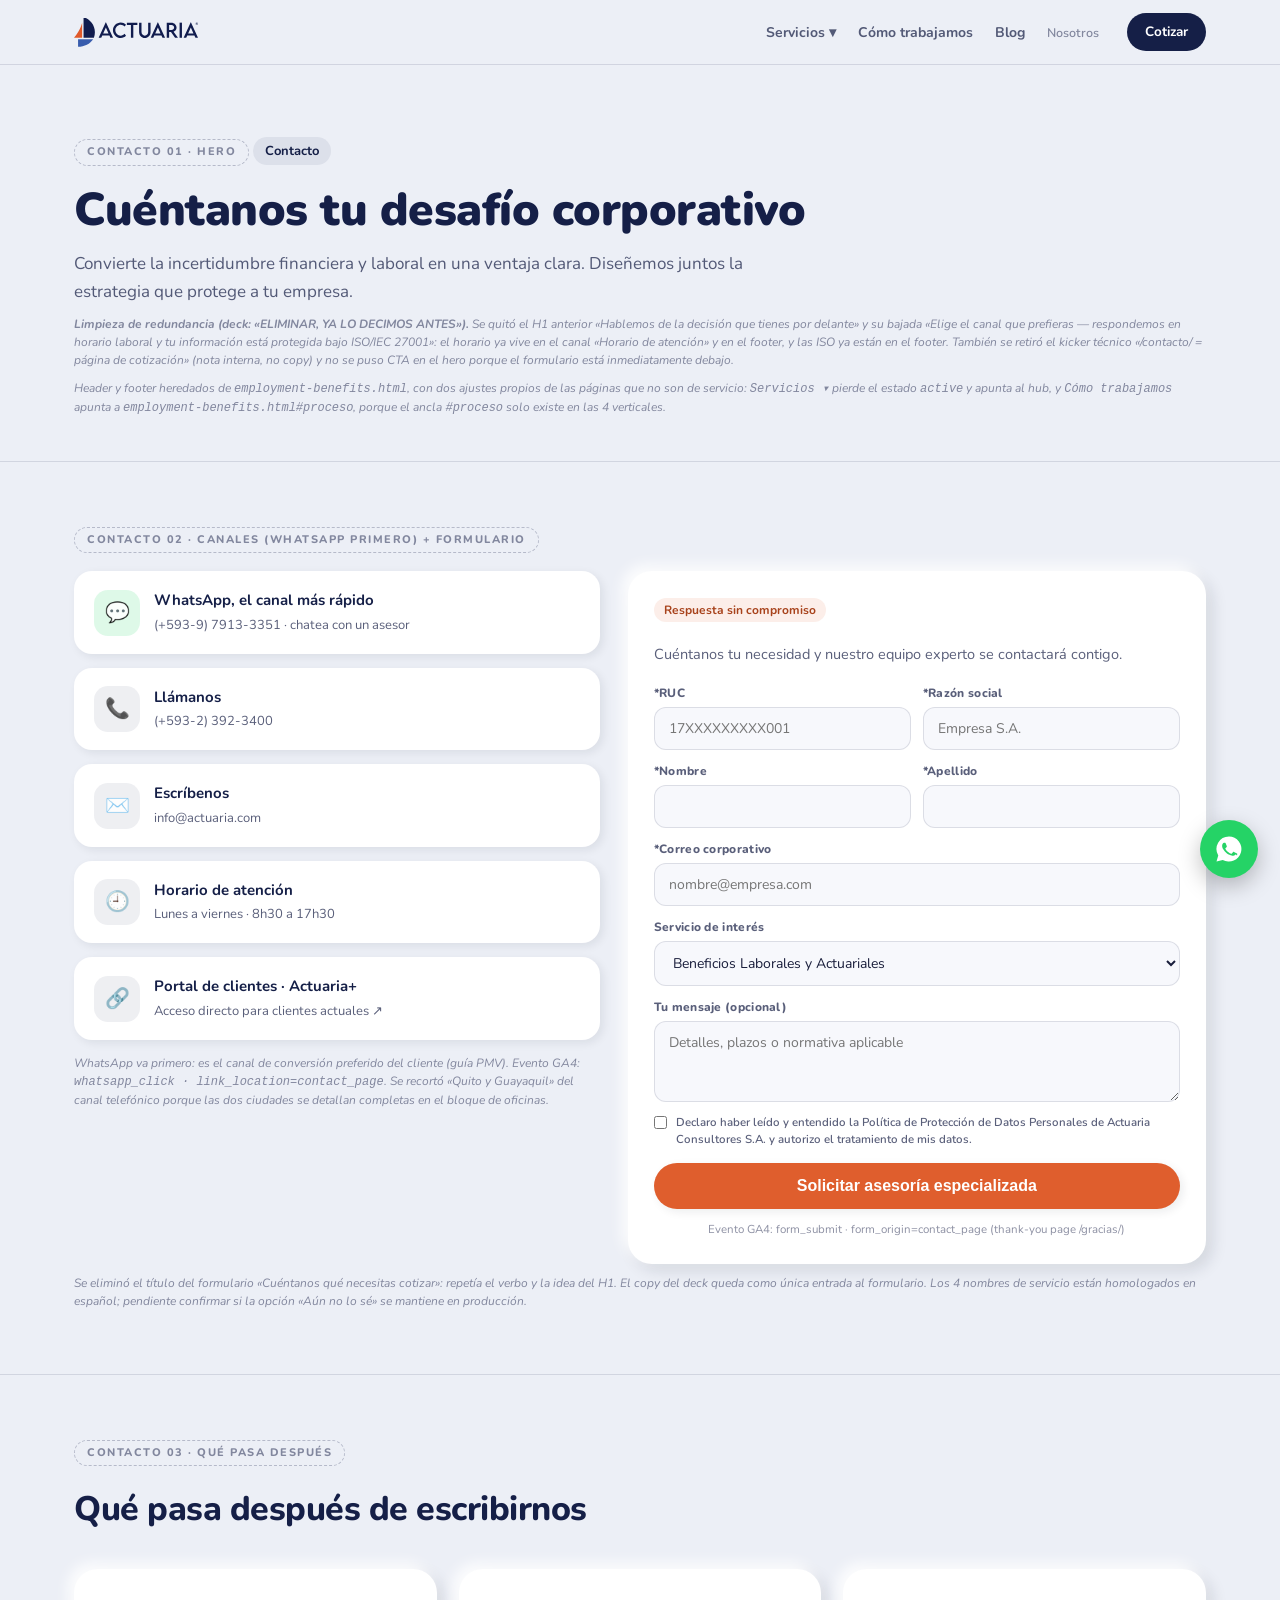
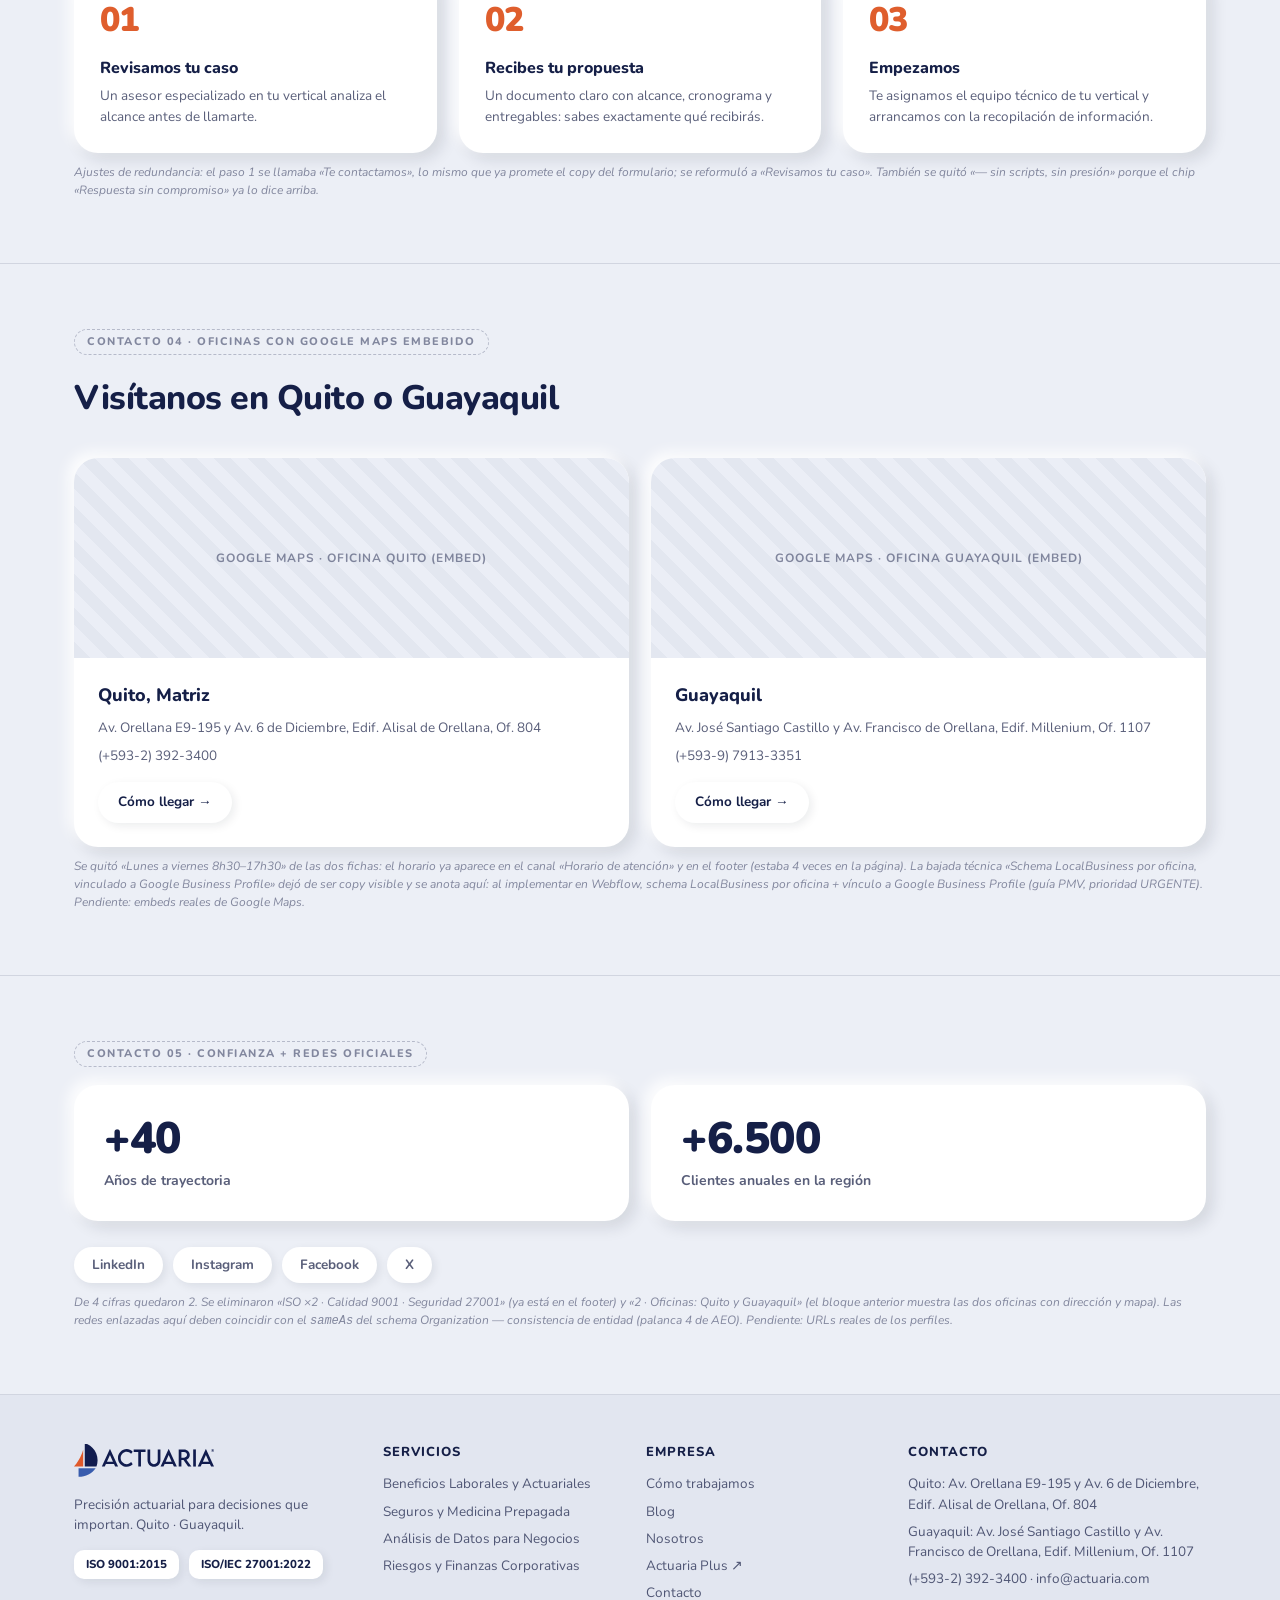
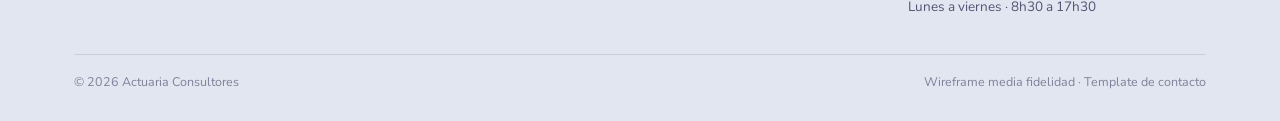
<file: contacto.html>
<!DOCTYPE html>
<html lang="es">
<head>
<meta charset="UTF-8">
<meta name="viewport" content="width=device-width, initial-scale=1.0">
<title>Contacto · Template servicios Actuaria (wireframe)</title>
<link rel="preconnect" href="https://fonts.googleapis.com">
<link href="https://fonts.googleapis.com/css2?family=Nunito:wght@400;600;700;800;900&display=swap" rel="stylesheet">
<link rel="stylesheet" href="styles.css">
</head>
<body>

<header>
  <div class="wrap nav">
    <a class="logo" href="index.html"><img class="logo-img" src="logo-actuaria.svg" alt="Actuaria"></a>
    <ul class="nav-links">
      <li><a href="index.html">Servicios ▾</a></li>
      <li><a href="employment-benefits.html#proceso">Cómo trabajamos</a></li>
      <li><a href="blog.html">Blog</a></li>
      <li><a class="nav-sec" href="nosotros.html">Nosotros</a></li>
    </ul>
    <a class="nav-cta" href="#form">Cotizar</a>
  </div>
</header>

<!-- CONTACTO 01 · HERO -->
<section class="hero" style="padding-bottom:44px">
  <div class="wrap">
    <span class="wf-tag">Contacto 01 · Hero</span>
    <span class="kicker">Contacto</span>
    <h1>Cuéntanos tu desafío corporativo</h1>
    <p class="sub">Convierte la incertidumbre financiera y laboral en una ventaja clara. Diseñemos juntos la estrategia que protege a tu empresa.</p>
    <p class="wf-note"><b>Limpieza de redundancia (deck: «ELIMINAR, YA LO DECIMOS ANTES»).</b> Se quitó el H1 anterior «Hablemos de la decisión que tienes por delante» y su bajada «Elige el canal que prefieras — respondemos en horario laboral y tu información está protegida bajo ISO/IEC 27001»: el horario ya vive en el canal «Horario de atención» y en el footer, y las ISO ya están en el footer. También se retiró el kicker técnico «/contacto/ = página de cotización» (nota interna, no copy) y no se puso CTA en el hero porque el formulario está inmediatamente debajo.</p>
    <p class="wf-note">Header y footer heredados de <code>employment-benefits.html</code>, con dos ajustes propios de las páginas que no son de servicio: <code>Servicios ▾</code> pierde el estado <code>active</code> y apunta al hub, y <code>Cómo trabajamos</code> apunta a <code>employment-benefits.html#proceso</code>, porque el ancla <code>#proceso</code> solo existe en las 4 verticales.</p>
  </div>
</section>

<!-- CONTACTO 02 · CANALES + FORMULARIO -->
<section>
  <div class="wrap">
    <span class="wf-tag">Contacto 02 · Canales (WhatsApp primero) + formulario</span>
    <div class="contact-grid">
      <div>
        <a class="channel wa" href="#"><div class="ico">💬</div><div><b>WhatsApp, el canal más rápido</b><span>(+593-9) 7913-3351 · chatea con un asesor</span></div></a>
        <a class="channel" href="#"><div class="ico">📞</div><div><b>Llámanos</b><span>(+593-2) 392-3400</span></div></a>
        <a class="channel" href="#"><div class="ico">✉️</div><div><b>Escríbenos</b><span>info@actuaria.com</span></div></a>
        <a class="channel" href="#"><div class="ico">🕘</div><div><b>Horario de atención</b><span>Lunes a viernes · 8h30 a 17h30</span></div></a>
        <a class="channel" href="#"><div class="ico">🔗</div><div><b>Portal de clientes · Actuaria+</b><span>Acceso directo para clientes actuales ↗</span></div></a>
        <p class="wf-note">WhatsApp va primero: es el canal de conversión preferido del cliente (guía PMV). Evento GA4: <code>whatsapp_click · link_location=contact_page</code>. Se recortó «Quito y Guayaquil» del canal telefónico porque las dos ciudades se detallan completas en el bloque de oficinas.</p>
      </div>
      <div class="form-card" id="form">
        <span class="chip orange">Respuesta sin compromiso</span>
        <p style="font-size:14.5px;color:var(--muted);margin:10px 0 18px">Cuéntanos tu necesidad y nuestro equipo experto se contactará contigo.</p>
        <form action="#">
          <div class="f-grid2">
            <div class="f-field"><label>*RUC</label><input type="text" placeholder="17XXXXXXXXX001"></div>
            <div class="f-field"><label>*Razón social</label><input type="text" placeholder="Empresa S.A."></div>
          </div>
          <div class="f-grid2">
            <div class="f-field"><label>*Nombre</label><input type="text"></div>
            <div class="f-field"><label>*Apellido</label><input type="text"></div>
          </div>
          <div class="f-field"><label>*Correo corporativo</label><input type="email" placeholder="nombre@empresa.com"></div>
          <div class="f-field"><label>Servicio de interés</label><select>
            <option selected>Beneficios Laborales y Actuariales</option>
            <option>Seguros y Medicina Prepagada</option>
            <option>Análisis de Datos para Negocios</option>
            <option>Riesgos y Finanzas Corporativas</option>
            <option>Aún no lo sé, necesito orientación</option>
          </select></div>
          <div class="f-field"><label>Tu mensaje (opcional)</label><textarea rows="3" placeholder="Detalles, plazos o normativa aplicable"></textarea></div>
          <label class="consent"><input type="checkbox"> Declaro haber leído y entendido la Política de Protección de Datos Personales de Actuaria Consultores S.A. y autorizo el tratamiento de mis datos.</label>
          <button class="btn btn-primary f-submit" type="button">Solicitar asesoría especializada</button>
        </form>
        <p class="f-micro">Evento GA4: form_submit · form_origin=contact_page (thank-you page /gracias/)</p>
      </div>
    </div>
    <p class="wf-note">Se eliminó el título del formulario «Cuéntanos qué necesitas cotizar»: repetía el verbo y la idea del H1. El copy del deck queda como única entrada al formulario. Los 4 nombres de servicio están homologados en español; pendiente confirmar si la opción «Aún no lo sé» se mantiene en producción.</p>
  </div>
</section>

<!-- CONTACTO 03 · QUÉ PASA DESPUÉS -->
<section>
  <div class="wrap">
    <span class="wf-tag">Contacto 03 · Qué pasa después</span>
    <div class="sec-head"><h2>Qué pasa después de escribirnos</h2></div>
    <div class="steps" style="grid-template-columns:repeat(3,1fr)">
      <div class="step"><h3>Revisamos tu caso</h3><p>Un asesor especializado en tu vertical analiza el alcance antes de llamarte.</p></div>
      <div class="step"><h3>Recibes tu propuesta</h3><p>Un documento claro con alcance, cronograma y entregables: sabes exactamente qué recibirás.</p></div>
      <div class="step"><h3>Empezamos</h3><p>Te asignamos el equipo técnico de tu vertical y arrancamos con la recopilación de información.</p></div>
    </div>
    <p class="wf-note">Ajustes de redundancia: el paso 1 se llamaba «Te contactamos», lo mismo que ya promete el copy del formulario; se reformuló a «Revisamos tu caso». También se quitó «— sin scripts, sin presión» porque el chip «Respuesta sin compromiso» ya lo dice arriba.</p>
  </div>
</section>

<!-- CONTACTO 04 · OFICINAS -->
<section>
  <div class="wrap">
    <span class="wf-tag">Contacto 04 · Oficinas con Google Maps embebido</span>
    <div class="sec-head"><h2>Visítanos en Quito o Guayaquil</h2></div>
    <div class="grid g2">
      <div class="office">
        <div class="ph">Google Maps · Oficina Quito (embed)</div>
        <div class="office-body">
          <h3>Quito, Matriz</h3>
          <p>Av. Orellana E9-195 y Av. 6 de Diciembre, Edif. Alisal de Orellana, Of. 804</p>
          <p>(+593-2) 392-3400</p>
          <a class="btn btn-ghost" style="margin-top:10px;font-size:13.5px;padding:10px 20px" href="#">Cómo llegar →</a>
        </div>
      </div>
      <div class="office">
        <div class="ph">Google Maps · Oficina Guayaquil (embed)</div>
        <div class="office-body">
          <h3>Guayaquil</h3>
          <p>Av. José Santiago Castillo y Av. Francisco de Orellana, Edif. Millenium, Of. 1107</p>
          <p>(+593-9) 7913-3351</p>
          <a class="btn btn-ghost" style="margin-top:10px;font-size:13.5px;padding:10px 20px" href="#">Cómo llegar →</a>
        </div>
      </div>
    </div>
    <p class="wf-note">Se quitó «Lunes a viernes 8h30–17h30» de las dos fichas: el horario ya aparece en el canal «Horario de atención» y en el footer (estaba 4 veces en la página). La bajada técnica «Schema LocalBusiness por oficina, vinculado a Google Business Profile» dejó de ser copy visible y se anota aquí: al implementar en Webflow, schema LocalBusiness por oficina + vínculo a Google Business Profile (guía PMV, prioridad URGENTE). Pendiente: embeds reales de Google Maps.</p>
  </div>
</section>

<!-- CONTACTO 05 · CONFIANZA + REDES -->
<section>
  <div class="wrap">
    <span class="wf-tag">Contacto 05 · Confianza + redes oficiales</span>
    <div class="stats" style="grid-template-columns:repeat(2,1fr)">
      <div class="stat"><b>+40</b><span>Años de trayectoria</span></div>
      <div class="stat"><b>+6.500</b><span>Clientes anuales en la región</span></div>
    </div>
    <div class="cat-row" style="margin-top:26px">
      <a class="cat" href="#">LinkedIn</a><a class="cat" href="#">Instagram</a><a class="cat" href="#">Facebook</a><a class="cat" href="#">X</a>
    </div>
    <p class="wf-note">De 4 cifras quedaron 2. Se eliminaron «ISO ×2 · Calidad 9001 · Seguridad 27001» (ya está en el footer) y «2 · Oficinas: Quito y Guayaquil» (el bloque anterior muestra las dos oficinas con dirección y mapa). Las redes enlazadas aquí deben coincidir con el <code>sameAs</code> del schema Organization — consistencia de entidad (palanca 4 de AEO). Pendiente: URLs reales de los perfiles.</p>
  </div>
</section>

<footer>
  <div class="wrap">
    <div class="foot-grid">
      <div>
        <a class="logo" href="index.html"><img class="logo-img" src="logo-actuaria.svg" alt="Actuaria"></a>
        <p style="margin-top:12px;max-width:240px">Precisión actuarial para decisiones que importan. Quito · Guayaquil.</p>
        <div class="iso"><span>ISO 9001:2015</span><span>ISO/IEC 27001:2022</span></div>
      </div>
      <div><h4>Servicios</h4><ul>
        <li><a href="employment-benefits.html">Beneficios Laborales y Actuariales</a></li>
        <li><a href="insurance-health.html">Seguros y Medicina Prepagada</a></li>
        <li><a href="data-wave.html">Análisis de Datos para Negocios</a></li>
        <li><a href="risk-finance.html">Riesgos y Finanzas Corporativas</a></li></ul>
      </div>
      <div><h4>Empresa</h4><ul>
        <li><a href="employment-benefits.html#proceso">Cómo trabajamos</a></li>
        <li><a href="blog.html">Blog</a></li><li><a href="nosotros.html">Nosotros</a></li><li><a href="#">Actuaria Plus ↗</a></li>
        <li><a href="contacto.html">Contacto</a></li></ul>
      </div>
      <div><h4>Contacto</h4><ul>
        <li>Quito: Av. Orellana E9-195 y Av. 6 de Diciembre, Edif. Alisal de Orellana, Of. 804</li>
        <li>Guayaquil: Av. José Santiago Castillo y Av. Francisco de Orellana, Edif. Millenium, Of. 1107</li>
        <li>(+593-2) 392-3400 · info@actuaria.com</li>
        <li>Lunes a viernes · 8h30 a 17h30</li></ul>
      </div>
    </div>
    <div class="copy"><span>© 2026 Actuaria Consultores</span><span>Wireframe media fidelidad · Template de contacto</span></div>
  </div>
</footer>

<a class="wa-fab" href="#" aria-label="WhatsApp"><svg viewBox="0 0 24 24"><path d="M12 2a10 10 0 0 0-8.6 15.1L2 22l5-1.3A10 10 0 1 0 12 2zm5.4 14.1c-.2.6-1.3 1.2-1.8 1.2-.5.1-1 .2-3.3-.7-2.8-1.1-4.6-4-4.7-4.2-.1-.2-1.1-1.5-1.1-2.9s.7-2 1-2.3c.2-.3.5-.3.7-.3h.5c.2 0 .4 0 .6.5l.9 2.1c.1.2.1.4 0 .6l-.4.6-.5.5c-.2.2-.3.4-.1.7.2.3.8 1.4 1.8 2.2 1.2 1.1 2.3 1.4 2.6 1.6.3.1.5.1.7-.1l1-1.2c.2-.3.4-.2.7-.1l2 1c.3.1.5.2.6.4 0 .1 0 .7-.2 1.4z"/></svg></a>

</body>
</html>
</file>
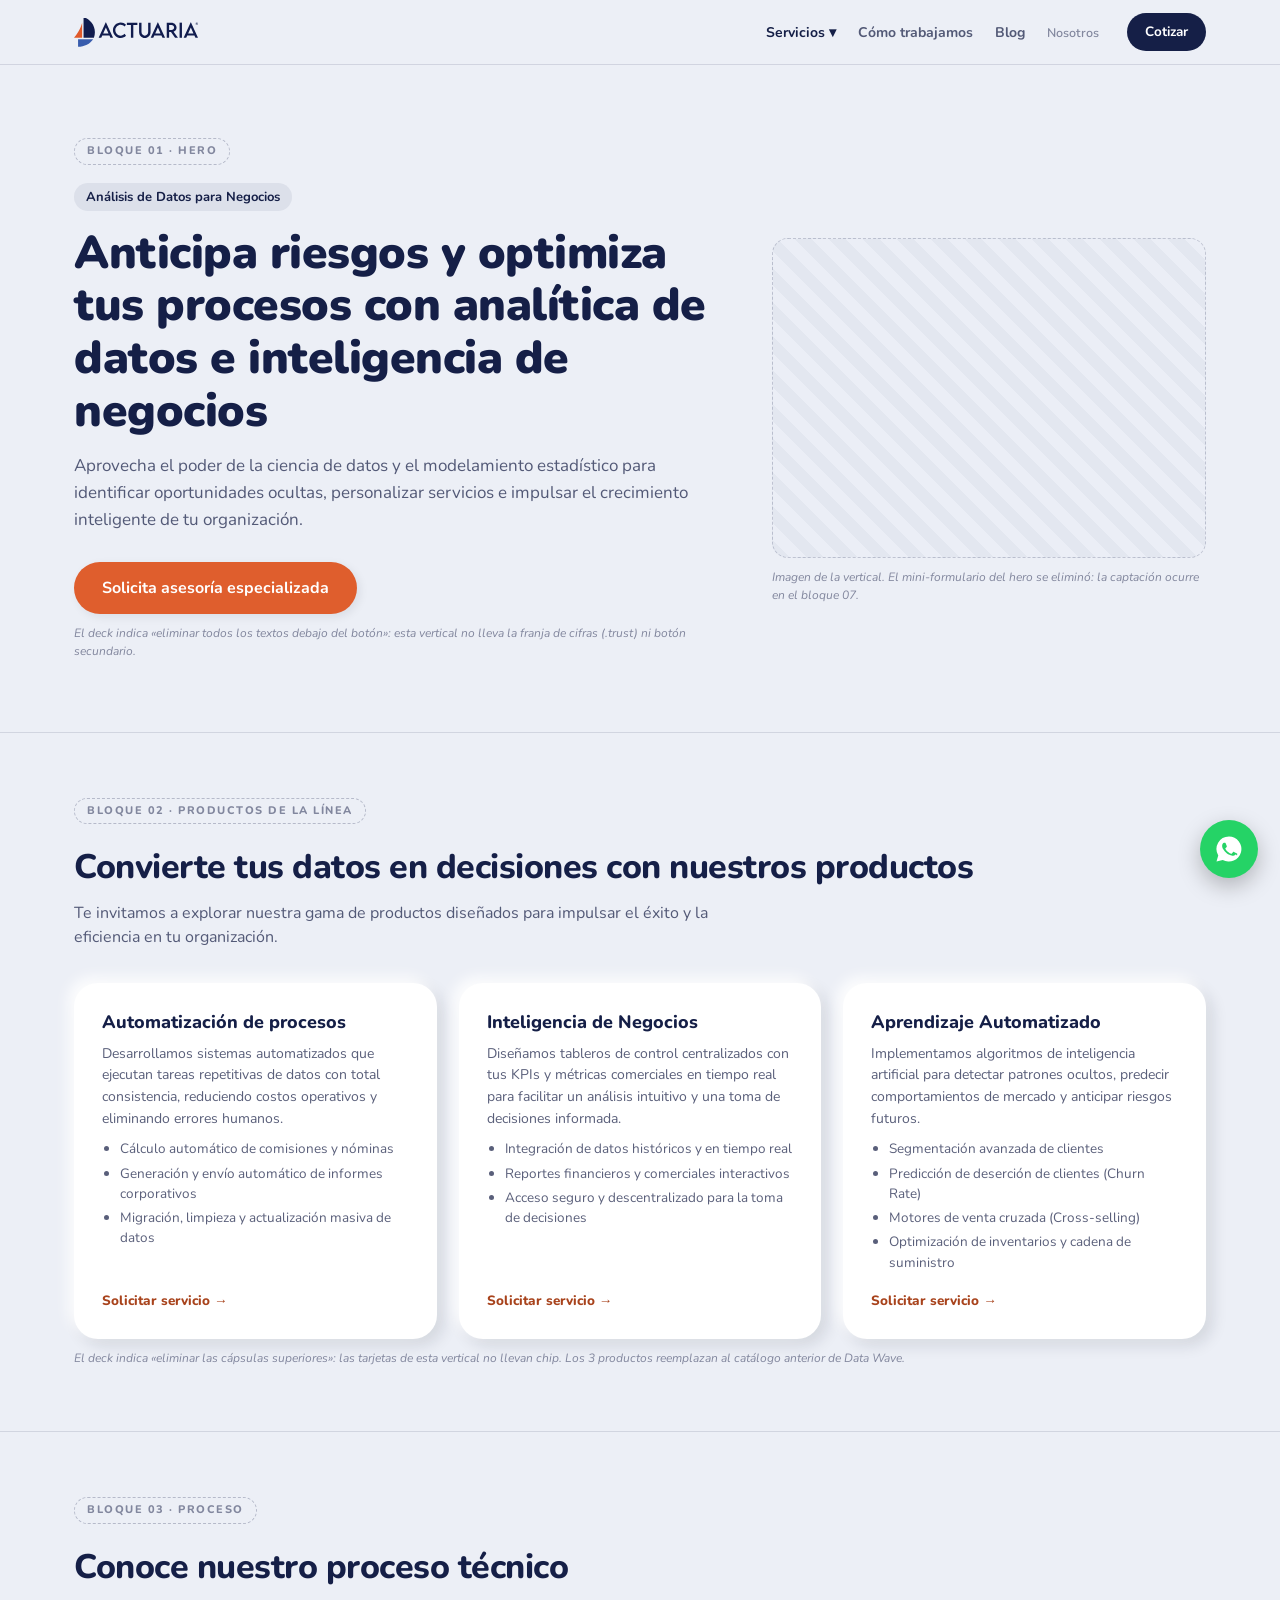
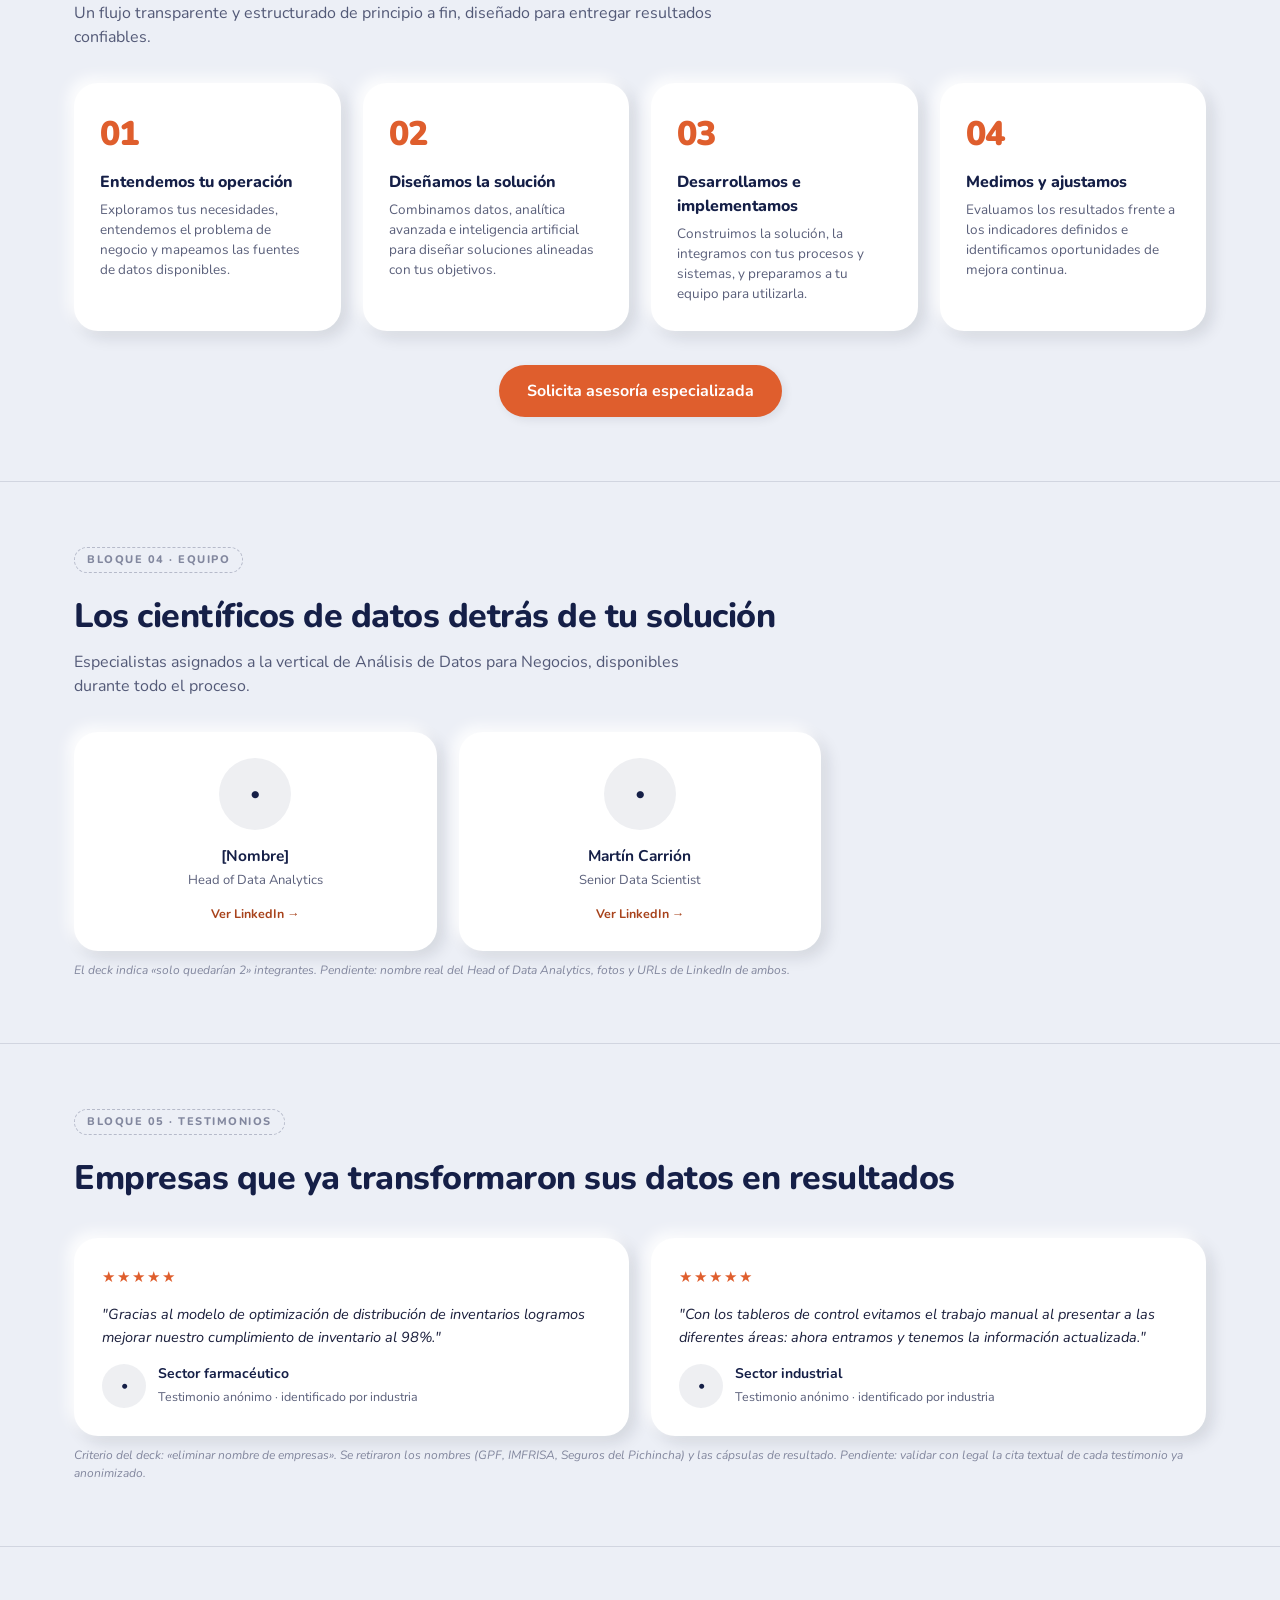
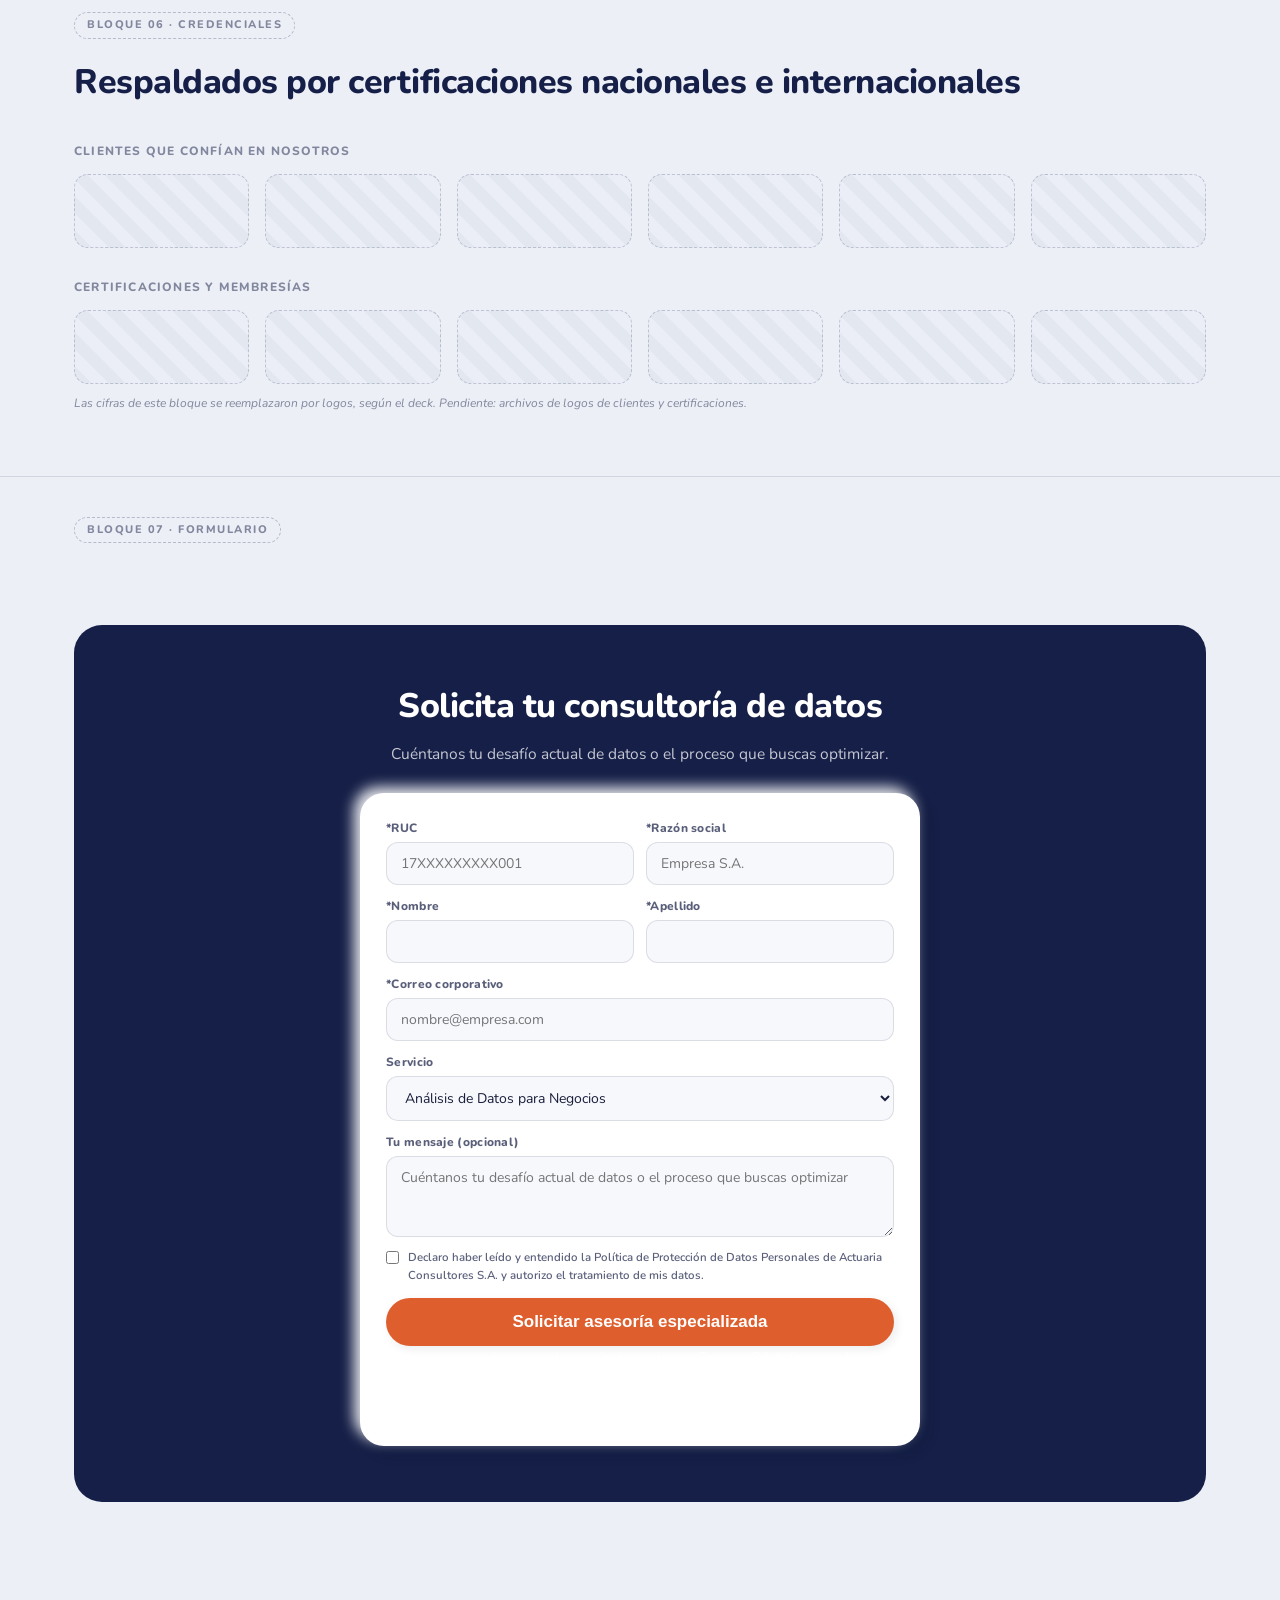
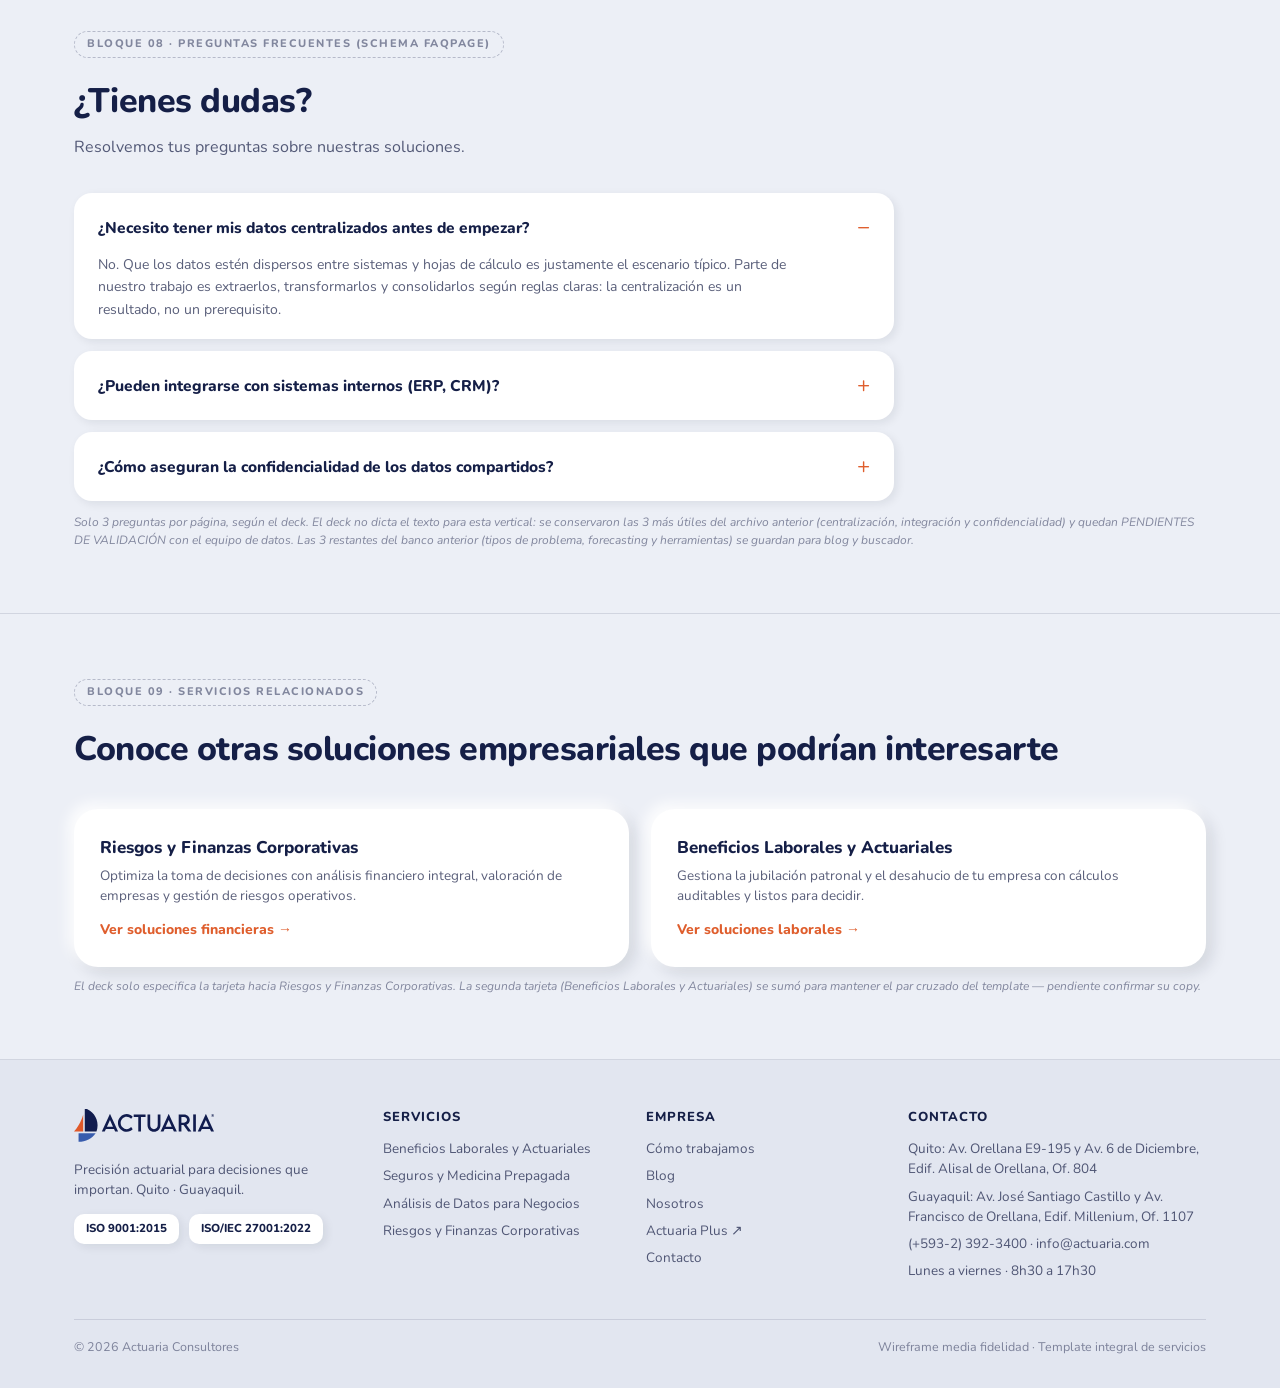
<file: data-wave.html>
<!DOCTYPE html>
<html lang="es">
<head>
<meta charset="UTF-8">
<meta name="viewport" content="width=device-width, initial-scale=1.0">
<title>Análisis de Datos para Negocios · Template servicios Actuaria (wireframe)</title>
<link rel="preconnect" href="https://fonts.googleapis.com">
<link href="https://fonts.googleapis.com/css2?family=Nunito:wght@400;600;700;800;900&display=swap" rel="stylesheet">
<link rel="stylesheet" href="styles.css">
</head>
<body>

<header>
  <div class="wrap nav">
    <a class="logo" href="index.html"><img class="logo-img" src="logo-actuaria.svg" alt="Actuaria"></a>
    <ul class="nav-links">
      <li><a class="active" href="index.html">Servicios ▾</a></li>
      <li><a href="#proceso">Cómo trabajamos</a></li>
      <li><a href="blog.html">Blog</a></li>
      <li><a class="nav-sec" href="nosotros.html">Nosotros</a></li>
    </ul>
    <a class="nav-cta" href="#form">Cotizar</a>
  </div>
</header>

<!-- BLOQUE 01 · HERO -->
<section class="hero">
  <div class="wrap">
    <span class="wf-tag">Bloque 01 · Hero</span>
    <div class="hero-grid">
      <div>
        <span class="kicker">Análisis de Datos para Negocios</span>
        <h1>Anticipa riesgos y optimiza tus procesos con analítica de datos e inteligencia de negocios</h1>
        <p class="sub">Aprovecha el poder de la ciencia de datos y el modelamiento estadístico para identificar oportunidades ocultas, personalizar servicios e impulsar el crecimiento inteligente de tu organización.</p>
        <div class="cta-row">
          <a class="btn btn-primary" href="#form">Solicita asesoría especializada</a>
        </div>
        <p class="wf-note">El deck indica «eliminar todos los textos debajo del botón»: esta vertical no lleva la franja de cifras (.trust) ni botón secundario.</p>
      </div>
      <div>
        <div class="ph" style="min-height:320px"></div>
        <p class="wf-note">Imagen de la vertical. El mini-formulario del hero se eliminó: la captación ocurre en el bloque 07.</p>
      </div>
    </div>
  </div>
</section>

<!-- BLOQUE 02 · PRODUCTOS -->
<section id="productos">
  <div class="wrap">
    <span class="wf-tag">Bloque 02 · Productos de la línea</span>
    <div class="sec-head">
      <h2>Convierte tus datos en decisiones con nuestros productos</h2>
      <p>Te invitamos a explorar nuestra gama de productos diseñados para impulsar el éxito y la eficiencia en tu organización.</p>
    </div>
    <div class="grid g3">

      <div class="card">
        <h3>Automatización de procesos</h3>
        <p>Desarrollamos sistemas automatizados que ejecutan tareas repetitivas de datos con total consistencia, reduciendo costos operativos y eliminando errores humanos.</p>
        <ul>
          <li>Cálculo automático de comisiones y nóminas</li>
          <li>Generación y envío automático de informes corporativos</li>
          <li>Migración, limpieza y actualización masiva de datos</li>
        </ul>
        <a class="card-cta" href="#form">Solicitar servicio →</a>
      </div>

      <div class="card">
        <h3>Inteligencia de Negocios</h3>
        <p>Diseñamos tableros de control centralizados con tus KPIs y métricas comerciales en tiempo real para facilitar un análisis intuitivo y una toma de decisiones informada.</p>
        <ul>
          <li>Integración de datos históricos y en tiempo real</li>
          <li>Reportes financieros y comerciales interactivos</li>
          <li>Acceso seguro y descentralizado para la toma de decisiones</li>
        </ul>
        <a class="card-cta" href="#form">Solicitar servicio →</a>
      </div>

      <div class="card">
        <h3>Aprendizaje Automatizado</h3>
        <p>Implementamos algoritmos de inteligencia artificial para detectar patrones ocultos, predecir comportamientos de mercado y anticipar riesgos futuros.</p>
        <ul>
          <li>Segmentación avanzada de clientes</li>
          <li>Predicción de deserción de clientes (Churn Rate)</li>
          <li>Motores de venta cruzada (Cross-selling)</li>
          <li>Optimización de inventarios y cadena de suministro</li>
        </ul>
        <a class="card-cta" href="#form">Solicitar servicio →</a>
      </div>

    </div>
    <p class="wf-note">El deck indica «eliminar las cápsulas superiores»: las tarjetas de esta vertical no llevan chip. Los 3 productos reemplazan al catálogo anterior de Data Wave.</p>
  </div>
</section>

<!-- BLOQUE 03 · PROCESO -->
<section id="proceso">
  <div class="wrap">
    <span class="wf-tag">Bloque 03 · Proceso</span>
    <div class="sec-head">
      <h2>Conoce nuestro proceso técnico</h2>
      <p>Un flujo transparente y estructurado de principio a fin, diseñado para entregar resultados confiables.</p>
    </div>
    <div class="steps">
      <div class="step"><h3>Entendemos tu operación</h3><p>Exploramos tus necesidades, entendemos el problema de negocio y mapeamos las fuentes de datos disponibles.</p></div>
      <div class="step"><h3>Diseñamos la solución</h3><p>Combinamos datos, analítica avanzada e inteligencia artificial para diseñar soluciones alineadas con tus objetivos.</p></div>
      <div class="step"><h3>Desarrollamos e implementamos</h3><p>Construimos la solución, la integramos con tus procesos y sistemas, y preparamos a tu equipo para utilizarla.</p></div>
      <div class="step"><h3>Medimos y ajustamos</h3><p>Evaluamos los resultados frente a los indicadores definidos e identificamos oportunidades de mejora continua.</p></div>
    </div>
    <div class="cta-row" style="justify-content:center;margin-top:34px">
      <a class="btn btn-primary" href="#form">Solicita asesoría especializada</a>
    </div>
  </div>
</section>

<!-- BLOQUE 04 · EQUIPO -->
<section>
  <div class="wrap">
    <span class="wf-tag">Bloque 04 · Equipo</span>
    <div class="sec-head">
      <h2>Los científicos de datos detrás de tu solución</h2>
      <p>Especialistas asignados a la vertical de Análisis de Datos para Negocios, disponibles durante todo el proceso.</p>
    </div>
    <div class="team">
      <div class="member"><div class="avatar">•</div><b>[Nombre]</b><span>Head of Data Analytics</span><a href="#">Ver LinkedIn →</a></div>
      <div class="member"><div class="avatar">•</div><b>Martín Carrión</b><span>Senior Data Scientist</span><a href="#">Ver LinkedIn →</a></div>
    </div>
    <p class="wf-note">El deck indica «solo quedarían 2» integrantes. Pendiente: nombre real del Head of Data Analytics, fotos y URLs de LinkedIn de ambos.</p>
  </div>
</section>

<!-- BLOQUE 05 · TESTIMONIOS -->
<section>
  <div class="wrap">
    <span class="wf-tag">Bloque 05 · Testimonios</span>
    <div class="sec-head"><h2>Empresas que ya transformaron sus datos en resultados</h2></div>
    <div class="grid g2">
      <div class="t-card">
        <div class="stars">★★★★★</div>
        <p class="t-quote">"Gracias al modelo de optimización de distribución de inventarios logramos mejorar nuestro cumplimiento de inventario al 98%."</p>
        <div class="t-author"><div class="avatar">•</div><div><b>Sector farmacéutico</b><span>Testimonio anónimo · identificado por industria</span></div></div>
      </div>
      <div class="t-card">
        <div class="stars">★★★★★</div>
        <p class="t-quote">"Con los tableros de control evitamos el trabajo manual al presentar a las diferentes áreas: ahora entramos y tenemos la información actualizada."</p>
        <div class="t-author"><div class="avatar">•</div><div><b>Sector industrial</b><span>Testimonio anónimo · identificado por industria</span></div></div>
      </div>
    </div>
    <p class="wf-note">Criterio del deck: «eliminar nombre de empresas». Se retiraron los nombres (GPF, IMFRISA, Seguros del Pichincha) y las cápsulas de resultado. Pendiente: validar con legal la cita textual de cada testimonio ya anonimizado.</p>
  </div>
</section>

<!-- BLOQUE 06 · CREDENCIALES -->
<section id="credenciales">
  <div class="wrap">
    <span class="wf-tag">Bloque 06 · Credenciales</span>
    <div class="sec-head"><h2>Respaldados por certificaciones nacionales e internacionales</h2></div>

    <p class="logos-label">Clientes que confían en nosotros</p>
    <div class="logos">
      <div class="logo-slot ph"></div><div class="logo-slot ph"></div><div class="logo-slot ph"></div>
      <div class="logo-slot ph"></div><div class="logo-slot ph"></div><div class="logo-slot ph"></div>
    </div>

    <p class="logos-label" style="margin-top:30px">Certificaciones y membresías</p>
    <div class="logos">
      <div class="logo-slot ph"></div><div class="logo-slot ph"></div><div class="logo-slot ph"></div>
      <div class="logo-slot ph"></div><div class="logo-slot ph"></div><div class="logo-slot ph"></div>
    </div>
    <p class="wf-note">Las cifras de este bloque se reemplazaron por logos, según el deck. Pendiente: archivos de logos de clientes y certificaciones.</p>
  </div>
</section>

<!-- BLOQUE 07 · FORMULARIO -->
<div class="wrap" id="form">
  <span class="wf-tag" style="margin-top:40px">Bloque 07 · Formulario</span>
  <div class="cta-final">
    <h2>Solicita tu consultoría de datos</h2>
    <p>Cuéntanos tu desafío actual de datos o el proceso que buscas optimizar.</p>
    <div class="form-card">
      <form action="#">
        <div class="f-grid2">
          <div class="f-field"><label>*RUC</label><input type="text" placeholder="17XXXXXXXXX001"></div>
          <div class="f-field"><label>*Razón social</label><input type="text" placeholder="Empresa S.A."></div>
        </div>
        <div class="f-grid2">
          <div class="f-field"><label>*Nombre</label><input type="text"></div>
          <div class="f-field"><label>*Apellido</label><input type="text"></div>
        </div>
        <div class="f-field"><label>*Correo corporativo</label><input type="email" placeholder="nombre@empresa.com"></div>
        <div class="f-field"><label>Servicio</label><select><option>Beneficios Laborales y Actuariales</option><option>Seguros y Medicina Prepagada</option><option selected>Análisis de Datos para Negocios</option><option>Riesgos y Finanzas Corporativas</option></select></div>
        <div class="f-field"><label>Tu mensaje (opcional)</label><textarea rows="3" placeholder="Cuéntanos tu desafío actual de datos o el proceso que buscas optimizar"></textarea></div>
        <label class="consent"><input type="checkbox"> Declaro haber leído y entendido la Política de Protección de Datos Personales de Actuaria Consultores S.A. y autorizo el tratamiento de mis datos.</label>
        <button class="btn btn-primary f-submit" type="button">Solicitar asesoría especializada</button>
      </form>
      <p class="f-micro">Servicio preseleccionado según la vertical · Evento GA4: form_submit · form_origin=final</p>
    </div>
  </div>
</div>

<!-- BLOQUE 08 · PREGUNTAS FRECUENTES -->
<section id="faq">
  <div class="wrap">
    <span class="wf-tag">Bloque 08 · Preguntas frecuentes (schema FAQPage)</span>
    <div class="sec-head">
      <h2>¿Tienes dudas?</h2>
      <p>Resolvemos tus preguntas sobre nuestras soluciones.</p>
    </div>
    <div class="faq">
      <details open><summary>¿Necesito tener mis datos centralizados antes de empezar?</summary><p>No. Que los datos estén dispersos entre sistemas y hojas de cálculo es justamente el escenario típico. Parte de nuestro trabajo es extraerlos, transformarlos y consolidarlos según reglas claras: la centralización es un resultado, no un prerequisito.</p></details>
      <details><summary>¿Pueden integrarse con sistemas internos (ERP, CRM)?</summary><p>Sí. Las soluciones se implementan conectadas a tus sistemas de origen (ERP, CRM, bases de datos u hojas de cálculo) para que la información fluya sin pasos manuales y se actualice de forma consistente.</p></details>
      <details><summary>¿Cómo aseguran la confidencialidad de los datos compartidos?</summary><p>Actuaria está certificada en ISO/IEC 27001:2022, el estándar internacional de seguridad de la información. Tus datos se tratan bajo esa política, con acuerdos de confidencialidad y controles de acceso durante todo el proyecto.</p></details>
    </div>
    <p class="wf-note">Solo 3 preguntas por página, según el deck. El deck no dicta el texto para esta vertical: se conservaron las 3 más útiles del archivo anterior (centralización, integración y confidencialidad) y quedan PENDIENTES DE VALIDACIÓN con el equipo de datos. Las 3 restantes del banco anterior (tipos de problema, forecasting y herramientas) se guardan para blog y buscador.</p>
  </div>
</section>

<!-- BLOQUE 09 · SERVICIOS RELACIONADOS -->
<section>
  <div class="wrap">
    <span class="wf-tag">Bloque 09 · Servicios relacionados</span>
    <div class="sec-head"><h2>Conoce otras soluciones empresariales que podrían interesarte</h2></div>
    <div class="bridge">
      <a href="risk-finance.html"><h3>Riesgos y Finanzas Corporativas</h3><p>Optimiza la toma de decisiones con análisis financiero integral, valoración de empresas y gestión de riesgos operativos.</p><span class="arrow">Ver soluciones financieras →</span></a>
      <a href="employment-benefits.html"><h3>Beneficios Laborales y Actuariales</h3><p>Gestiona la jubilación patronal y el desahucio de tu empresa con cálculos auditables y listos para decidir.</p><span class="arrow">Ver soluciones laborales →</span></a>
    </div>
    <p class="wf-note">El deck solo especifica la tarjeta hacia Riesgos y Finanzas Corporativas. La segunda tarjeta (Beneficios Laborales y Actuariales) se sumó para mantener el par cruzado del template — pendiente confirmar su copy.</p>
  </div>
</section>

<footer>
  <div class="wrap">
    <div class="foot-grid">
      <div>
        <a class="logo" href="index.html"><img class="logo-img" src="logo-actuaria.svg" alt="Actuaria"></a>
        <p style="margin-top:12px;max-width:240px">Precisión actuarial para decisiones que importan. Quito · Guayaquil.</p>
        <div class="iso"><span>ISO 9001:2015</span><span>ISO/IEC 27001:2022</span></div>
      </div>
      <div><h4>Servicios</h4><ul>
        <li><a href="employment-benefits.html">Beneficios Laborales y Actuariales</a></li>
        <li><a href="insurance-health.html">Seguros y Medicina Prepagada</a></li>
        <li><a href="data-wave.html">Análisis de Datos para Negocios</a></li>
        <li><a href="risk-finance.html">Riesgos y Finanzas Corporativas</a></li></ul>
      </div>
      <div><h4>Empresa</h4><ul>
        <li><a href="#proceso">Cómo trabajamos</a></li>
        <li><a href="blog.html">Blog</a></li><li><a href="nosotros.html">Nosotros</a></li><li><a href="#">Actuaria Plus ↗</a></li>
        <li><a href="contacto.html">Contacto</a></li></ul>
      </div>
      <div><h4>Contacto</h4><ul>
        <li>Quito: Av. Orellana E9-195 y Av. 6 de Diciembre, Edif. Alisal de Orellana, Of. 804</li>
        <li>Guayaquil: Av. José Santiago Castillo y Av. Francisco de Orellana, Edif. Millenium, Of. 1107</li>
        <li>(+593-2) 392-3400 · info@actuaria.com</li>
        <li>Lunes a viernes · 8h30 a 17h30</li></ul>
      </div>
    </div>
    <div class="copy"><span>© 2026 Actuaria Consultores</span><span>Wireframe media fidelidad · Template integral de servicios</span></div>
  </div>
</footer>

<a class="wa-fab" href="#" aria-label="WhatsApp"><svg viewBox="0 0 24 24"><path d="M12 2a10 10 0 0 0-8.6 15.1L2 22l5-1.3A10 10 0 1 0 12 2zm5.4 14.1c-.2.6-1.3 1.2-1.8 1.2-.5.1-1 .2-3.3-.7-2.8-1.1-4.6-4-4.7-4.2-.1-.2-1.1-1.5-1.1-2.9s.7-2 1-2.3c.2-.3.5-.3.7-.3h.5c.2 0 .4 0 .6.5l.9 2.1c.1.2.1.4 0 .6l-.4.6-.5.5c-.2.2-.3.4-.1.7.2.3.8 1.4 1.8 2.2 1.2 1.1 2.3 1.4 2.6 1.6.3.1.5.1.7-.1l1-1.2c.2-.3.4-.2.7-.1l2 1c.3.1.5.2.6.4 0 .1 0 .7-.2 1.4z"/></svg></a>

</body>
</html>
</file>
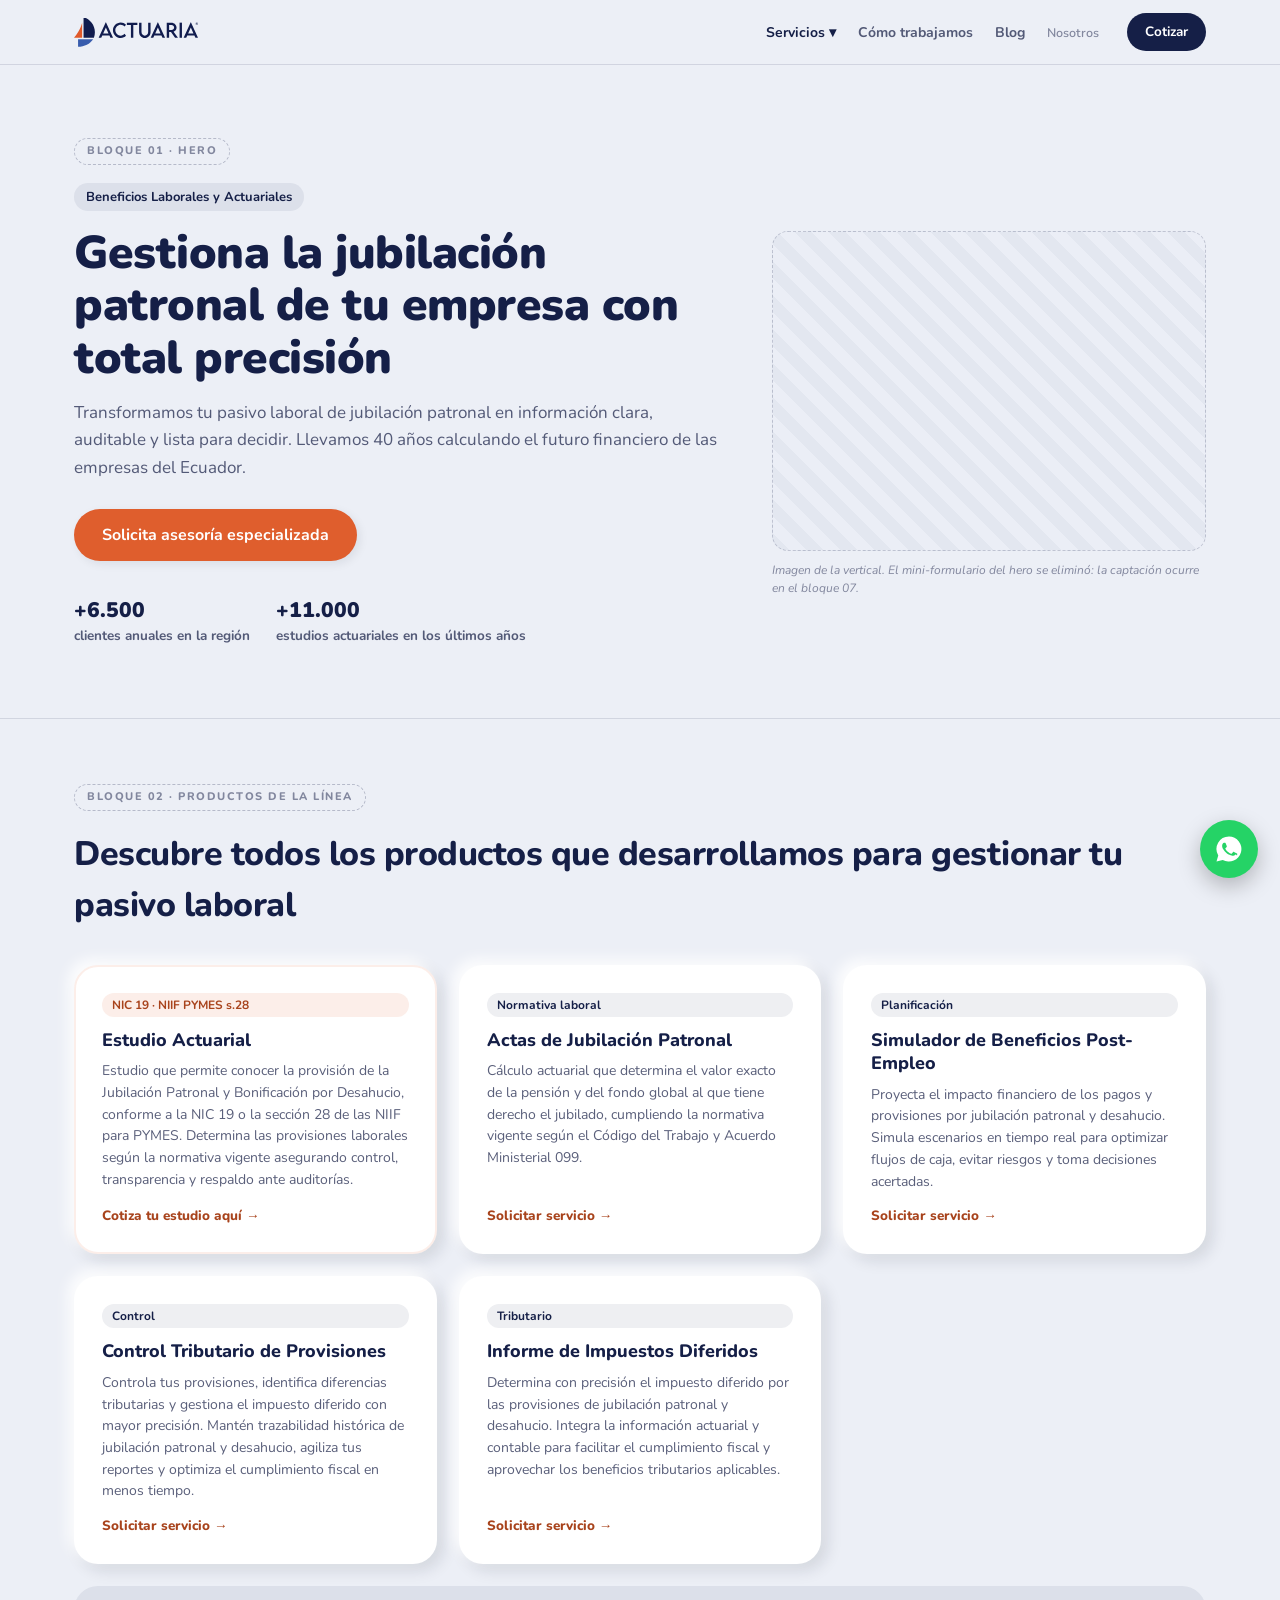
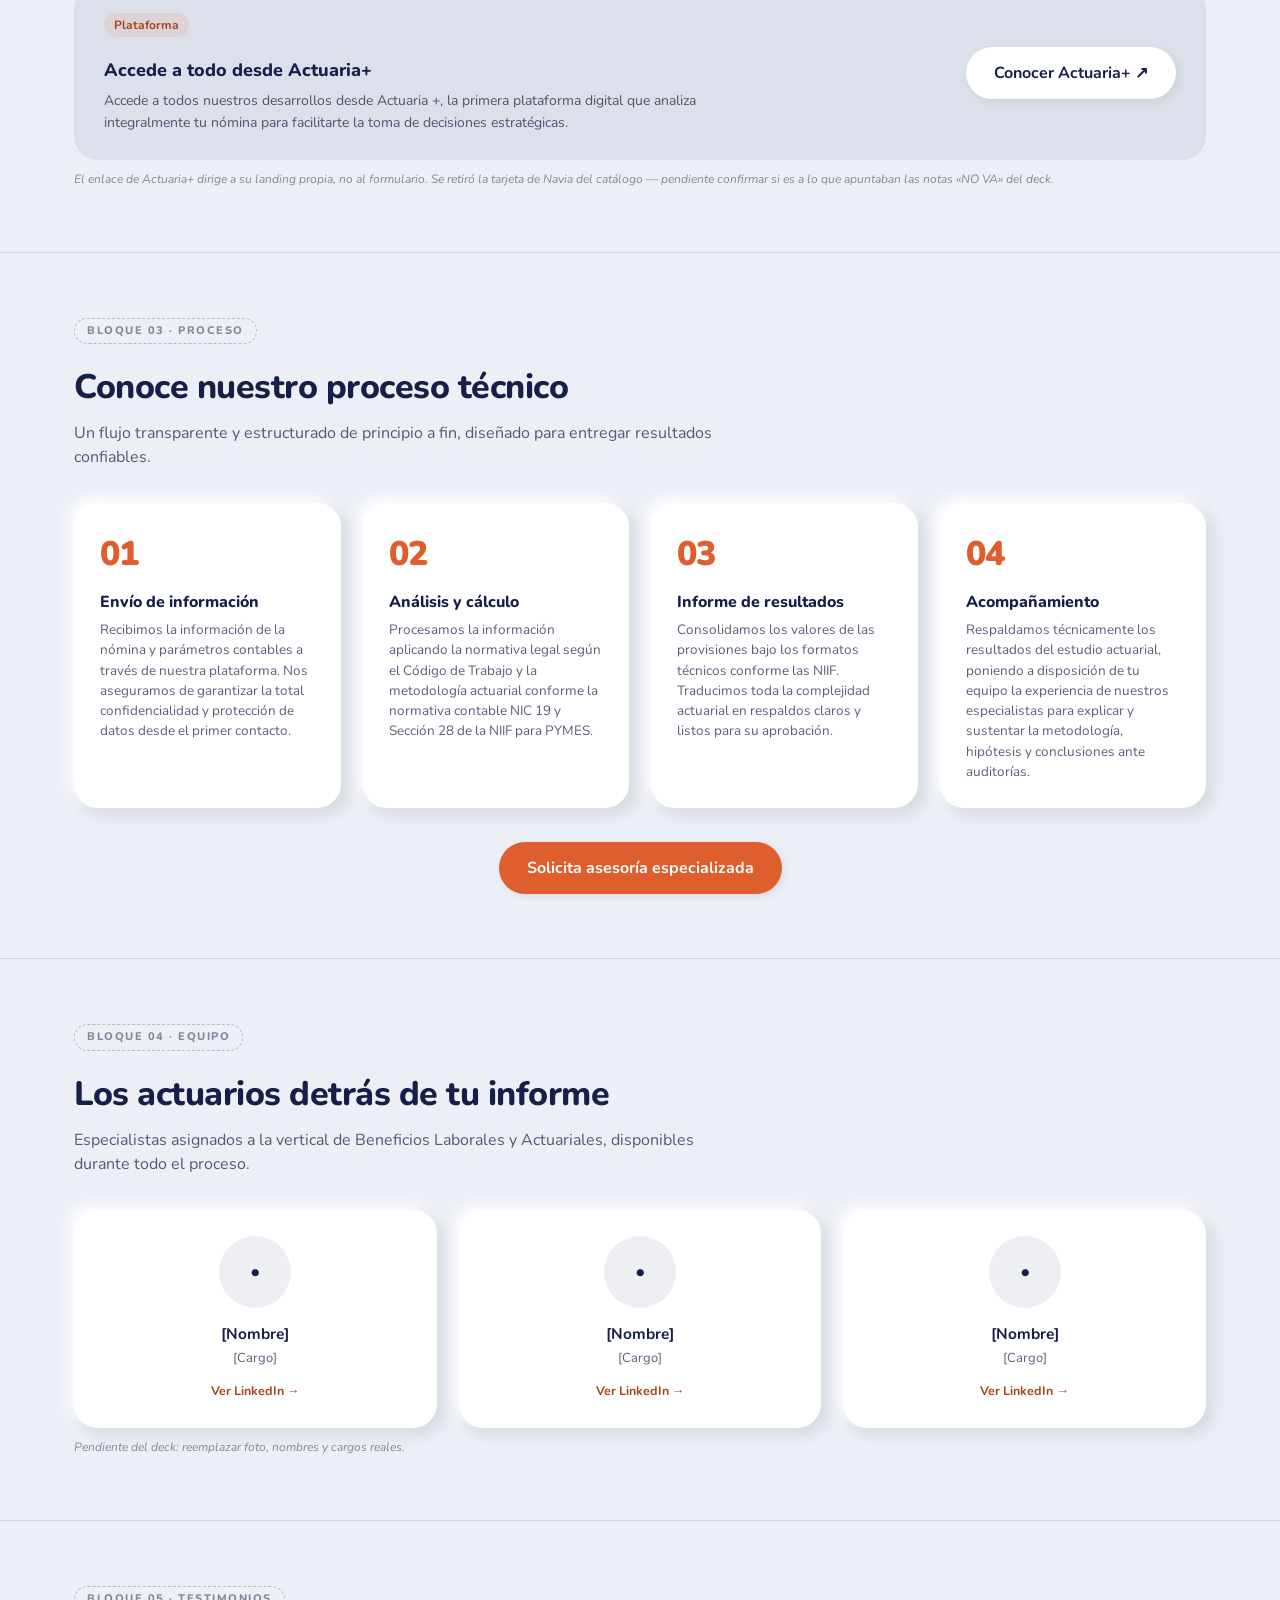
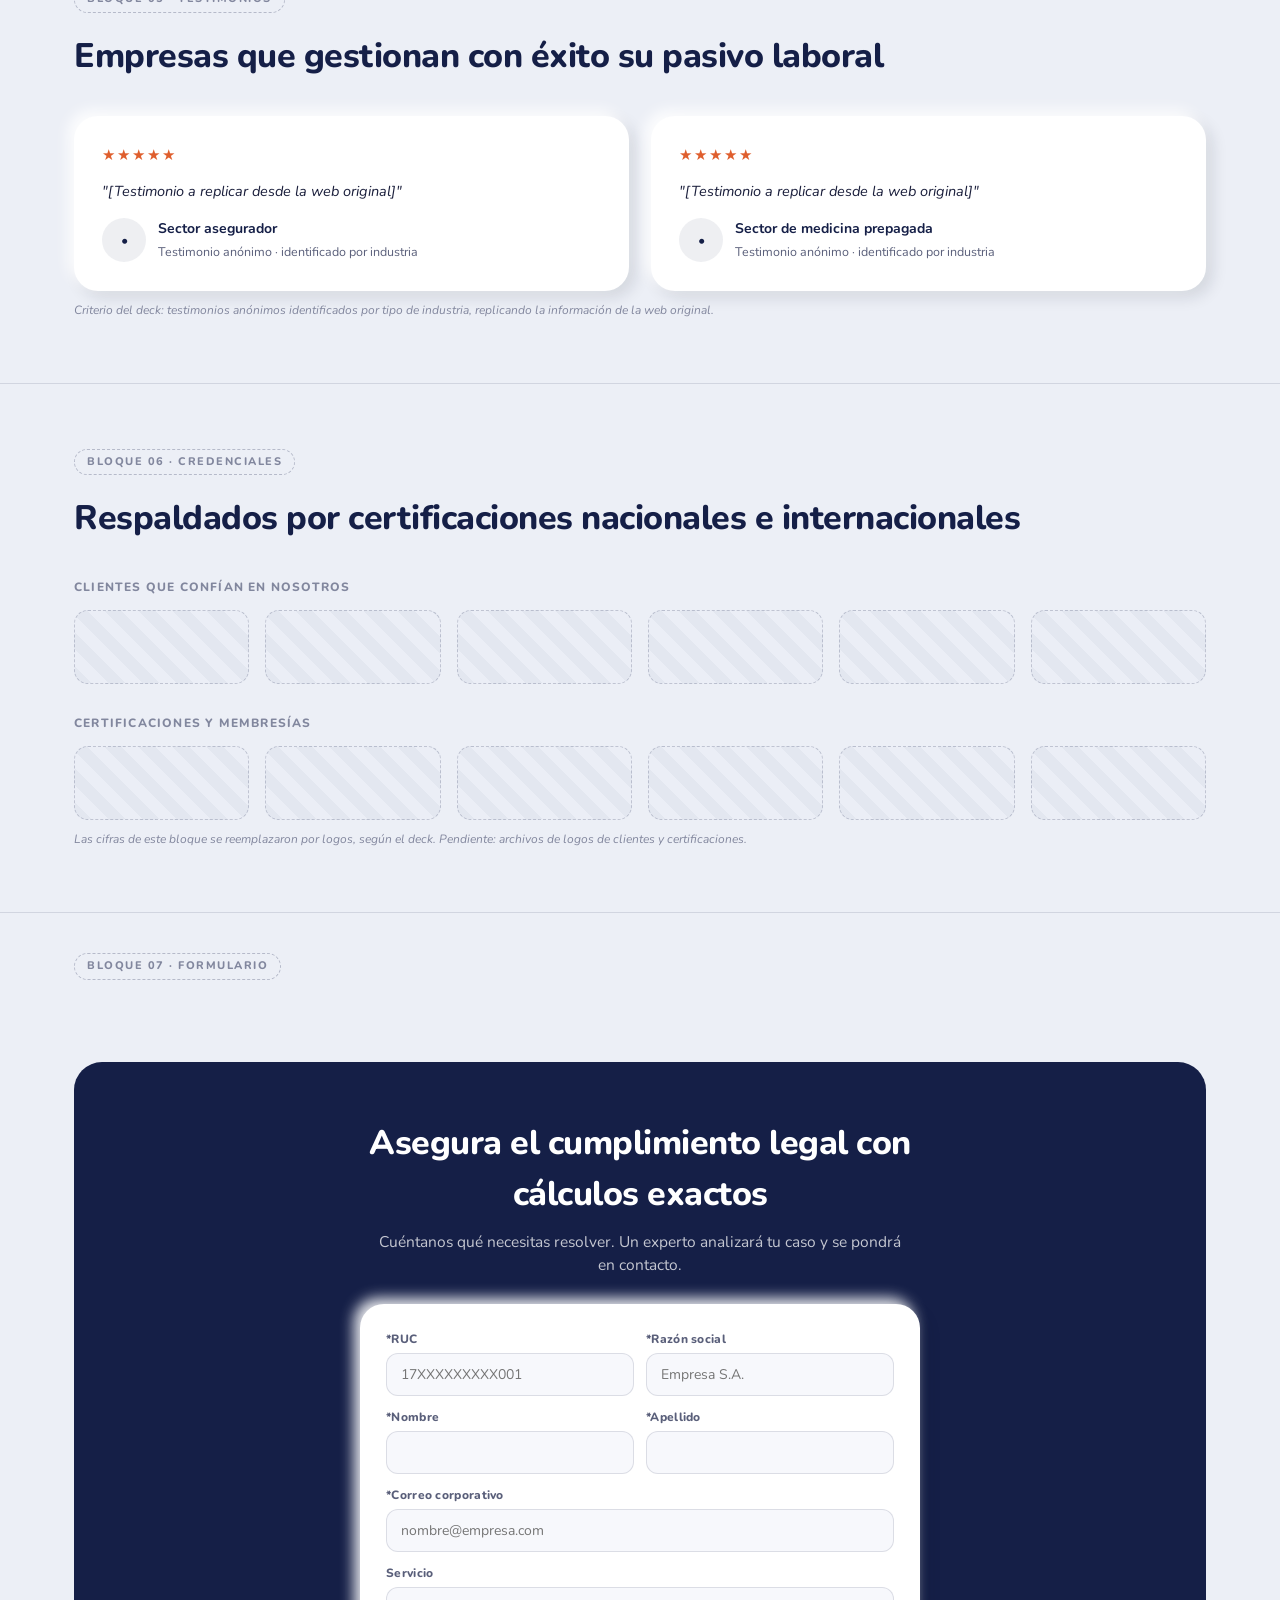
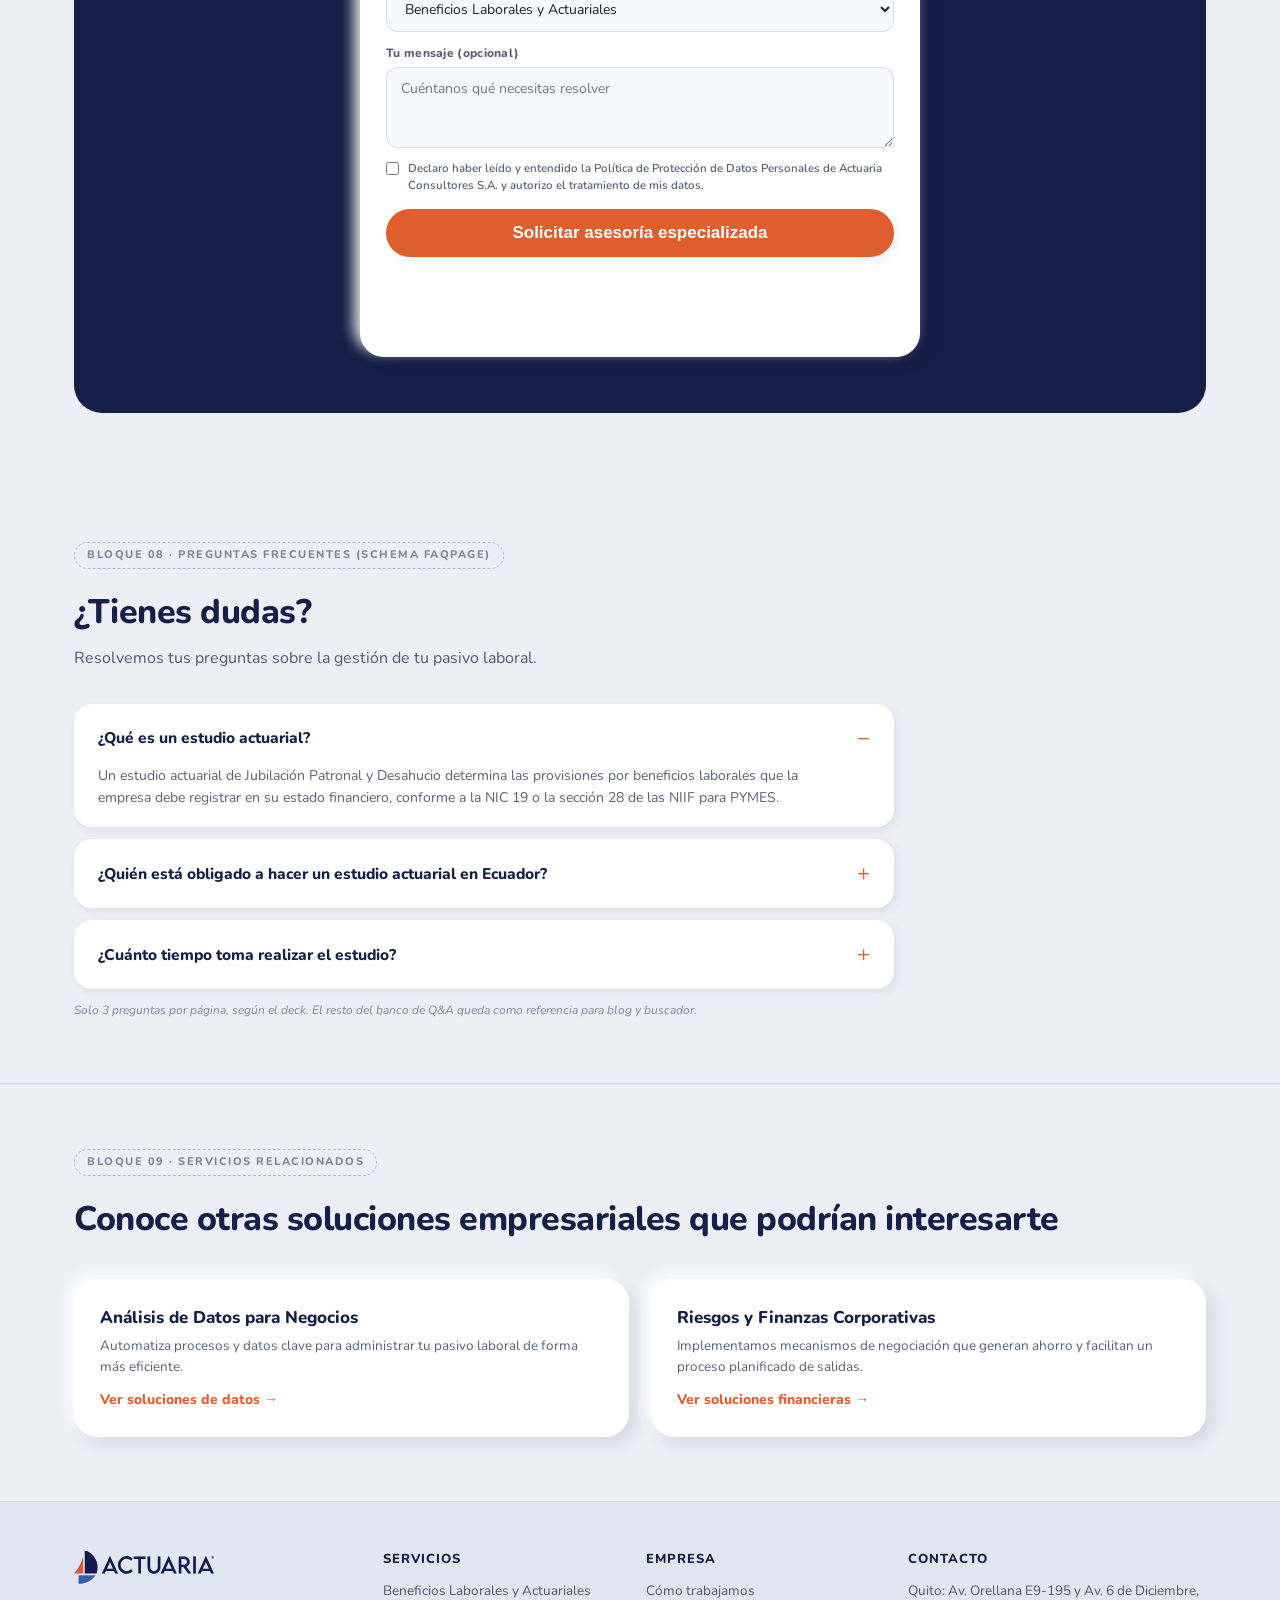
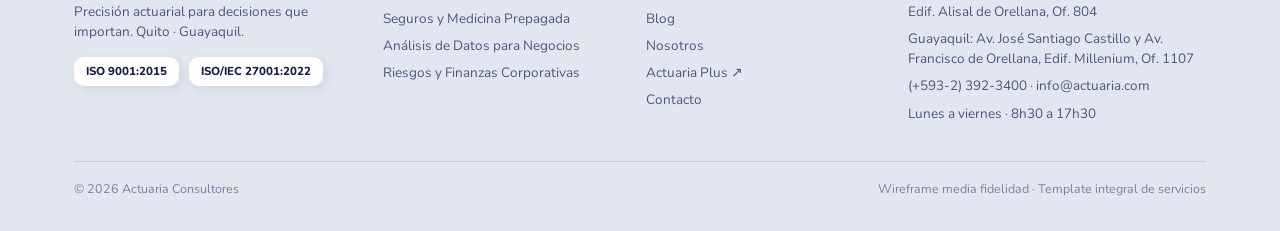
<file: employment-benefits.html>
<!DOCTYPE html>
<html lang="es">
<head>
<meta charset="UTF-8">
<meta name="viewport" content="width=device-width, initial-scale=1.0">
<title>Beneficios Laborales y Actuariales · Template servicios Actuaria (wireframe)</title>
<link rel="preconnect" href="https://fonts.googleapis.com">
<link href="https://fonts.googleapis.com/css2?family=Nunito:wght@400;600;700;800;900&display=swap" rel="stylesheet">
<link rel="stylesheet" href="styles.css">
</head>
<body>

<header>
  <div class="wrap nav">
    <a class="logo" href="index.html"><img class="logo-img" src="logo-actuaria.svg" alt="Actuaria"></a>
    <ul class="nav-links">
      <li><a class="active" href="index.html">Servicios ▾</a></li>
      <li><a href="#proceso">Cómo trabajamos</a></li>
      <li><a href="blog.html">Blog</a></li>
      <li><a class="nav-sec" href="nosotros.html">Nosotros</a></li>
    </ul>
    <a class="nav-cta" href="#form">Cotizar</a>
  </div>
</header>

<!-- BLOQUE 01 · HERO -->
<section class="hero">
  <div class="wrap">
    <span class="wf-tag">Bloque 01 · Hero</span>
    <div class="hero-grid">
      <div>
        <span class="kicker">Beneficios Laborales y Actuariales</span>
        <h1>Gestiona la jubilación patronal de tu empresa con total precisión</h1>
        <p class="sub">Transformamos tu pasivo laboral de jubilación patronal en información clara, auditable y lista para decidir. Llevamos 40 años calculando el futuro financiero de las empresas del Ecuador.</p>
        <div class="cta-row">
          <a class="btn btn-primary" href="#form">Solicita asesoría especializada</a>
        </div>
        <div class="trust">
          <div><b>+6.500</b> clientes anuales en la región</div>
          <div><b>+11.000</b> estudios actuariales en los últimos años</div>
        </div>
      </div>
      <div>
        <div class="ph" style="min-height:320px"></div>
        <p class="wf-note">Imagen de la vertical. El mini-formulario del hero se eliminó: la captación ocurre en el bloque 07.</p>
      </div>
    </div>
  </div>
</section>

<!-- BLOQUE 02 · PRODUCTOS -->
<section id="productos">
  <div class="wrap">
    <span class="wf-tag">Bloque 02 · Productos de la línea</span>
    <div class="sec-head">
      <h2>Descubre todos los productos que desarrollamos para gestionar tu pasivo laboral</h2>
    </div>
    <div class="grid g3">

      <div class="card is-featured">
        <span class="chip orange">NIC 19 · NIIF PYMES s.28</span>
        <h3>Estudio Actuarial</h3>
        <p>Estudio que permite conocer la provisión de la Jubilación Patronal y Bonificación por Desahucio, conforme a la NIC 19 o la sección 28 de las NIIF para PYMES. Determina las provisiones laborales según la normativa vigente asegurando control, transparencia y respaldo ante auditorías.</p>
        <a class="card-cta" href="#form">Cotiza tu estudio aquí →</a>
      </div>

      <div class="card">
        <span class="chip">Normativa laboral</span>
        <h3>Actas de Jubilación Patronal</h3>
        <p>Cálculo actuarial que determina el valor exacto de la pensión y del fondo global al que tiene derecho el jubilado, cumpliendo la normativa vigente según el Código del Trabajo y Acuerdo Ministerial 099.</p>
        <a class="card-cta" href="#form">Solicitar servicio →</a>
      </div>

      <div class="card">
        <span class="chip">Planificación</span>
        <h3>Simulador de Beneficios Post-Empleo</h3>
        <p>Proyecta el impacto financiero de los pagos y provisiones por jubilación patronal y desahucio. Simula escenarios en tiempo real para optimizar flujos de caja, evitar riesgos y toma decisiones acertadas.</p>
        <a class="card-cta" href="#form">Solicitar servicio →</a>
      </div>

      <div class="card">
        <span class="chip">Control</span>
        <h3>Control Tributario de Provisiones</h3>
        <p>Controla tus provisiones, identifica diferencias tributarias y gestiona el impuesto diferido con mayor precisión. Mantén trazabilidad histórica de jubilación patronal y desahucio, agiliza tus reportes y optimiza el cumplimiento fiscal en menos tiempo.</p>
        <a class="card-cta" href="#form">Solicitar servicio →</a>
      </div>

      <div class="card">
        <span class="chip">Tributario</span>
        <h3>Informe de Impuestos Diferidos</h3>
        <p>Determina con precisión el impuesto diferido por las provisiones de jubilación patronal y desahucio. Integra la información actuarial y contable para facilitar el cumplimiento fiscal y aprovechar los beneficios tributarios aplicables.</p>
        <a class="card-cta" href="#form">Solicitar servicio →</a>
      </div>

    </div>

    <div class="plus-strip">
      <div>
        <span class="chip orange">Plataforma</span>
        <h3>Accede a todo desde Actuaria+</h3>
        <p>Accede a todos nuestros desarrollos desde Actuaria +, la primera plataforma digital que analiza integralmente tu nómina para facilitarte la toma de decisiones estratégicas.</p>
      </div>
      <a class="btn btn-ghost" href="#">Conocer Actuaria+ ↗</a>
    </div>
    <p class="wf-note">El enlace de Actuaria+ dirige a su landing propia, no al formulario. Se retiró la tarjeta de Navia del catálogo — pendiente confirmar si es a lo que apuntaban las notas «NO VA» del deck.</p>
  </div>
</section>

<!-- BLOQUE 03 · PROCESO -->
<section id="proceso">
  <div class="wrap">
    <span class="wf-tag">Bloque 03 · Proceso</span>
    <div class="sec-head">
      <h2>Conoce nuestro proceso técnico</h2>
      <p>Un flujo transparente y estructurado de principio a fin, diseñado para entregar resultados confiables.</p>
    </div>
    <div class="steps">
      <div class="step"><h3>Envío de información</h3><p>Recibimos la información de la nómina y parámetros contables a través de nuestra plataforma. Nos aseguramos de garantizar la total confidencialidad y protección de datos desde el primer contacto.</p></div>
      <div class="step"><h3>Análisis y cálculo</h3><p>Procesamos la información aplicando la normativa legal según el Código de Trabajo y la metodología actuarial conforme la normativa contable NIC 19 y Sección 28 de la NIIF para PYMES.</p></div>
      <div class="step"><h3>Informe de resultados</h3><p>Consolidamos los valores de las provisiones bajo los formatos técnicos conforme las NIIF. Traducimos toda la complejidad actuarial en respaldos claros y listos para su aprobación.</p></div>
      <div class="step"><h3>Acompañamiento</h3><p>Respaldamos técnicamente los resultados del estudio actuarial, poniendo a disposición de tu equipo la experiencia de nuestros especialistas para explicar y sustentar la metodología, hipótesis y conclusiones ante auditorías.</p></div>
    </div>
    <div class="cta-row" style="justify-content:center;margin-top:34px">
      <a class="btn btn-primary" href="#form">Solicita asesoría especializada</a>
    </div>
  </div>
</section>

<!-- BLOQUE 04 · EQUIPO -->
<section>
  <div class="wrap">
    <span class="wf-tag">Bloque 04 · Equipo</span>
    <div class="sec-head">
      <h2>Los actuarios detrás de tu informe</h2>
      <p>Especialistas asignados a la vertical de Beneficios Laborales y Actuariales, disponibles durante todo el proceso.</p>
    </div>
    <div class="team">
      <div class="member"><div class="avatar">•</div><b>[Nombre]</b><span>[Cargo]</span><a href="#">Ver LinkedIn →</a></div>
      <div class="member"><div class="avatar">•</div><b>[Nombre]</b><span>[Cargo]</span><a href="#">Ver LinkedIn →</a></div>
      <div class="member"><div class="avatar">•</div><b>[Nombre]</b><span>[Cargo]</span><a href="#">Ver LinkedIn →</a></div>
    </div>
    <p class="wf-note">Pendiente del deck: reemplazar foto, nombres y cargos reales.</p>
  </div>
</section>

<!-- BLOQUE 05 · TESTIMONIOS -->
<section>
  <div class="wrap">
    <span class="wf-tag">Bloque 05 · Testimonios</span>
    <div class="sec-head"><h2>Empresas que gestionan con éxito su pasivo laboral</h2></div>
    <div class="grid g2">
      <div class="t-card">
        <div class="stars">★★★★★</div>
        <p class="t-quote">"[Testimonio a replicar desde la web original]"</p>
        <div class="t-author"><div class="avatar">•</div><div><b>Sector asegurador</b><span>Testimonio anónimo · identificado por industria</span></div></div>
      </div>
      <div class="t-card">
        <div class="stars">★★★★★</div>
        <p class="t-quote">"[Testimonio a replicar desde la web original]"</p>
        <div class="t-author"><div class="avatar">•</div><div><b>Sector de medicina prepagada</b><span>Testimonio anónimo · identificado por industria</span></div></div>
      </div>
    </div>
    <p class="wf-note">Criterio del deck: testimonios anónimos identificados por tipo de industria, replicando la información de la web original.</p>
  </div>
</section>

<!-- BLOQUE 06 · CREDENCIALES -->
<section id="credenciales">
  <div class="wrap">
    <span class="wf-tag">Bloque 06 · Credenciales</span>
    <div class="sec-head"><h2>Respaldados por certificaciones nacionales e internacionales</h2></div>

    <p class="logos-label">Clientes que confían en nosotros</p>
    <div class="logos">
      <div class="logo-slot ph"></div><div class="logo-slot ph"></div><div class="logo-slot ph"></div>
      <div class="logo-slot ph"></div><div class="logo-slot ph"></div><div class="logo-slot ph"></div>
    </div>

    <p class="logos-label" style="margin-top:30px">Certificaciones y membresías</p>
    <div class="logos">
      <div class="logo-slot ph"></div><div class="logo-slot ph"></div><div class="logo-slot ph"></div>
      <div class="logo-slot ph"></div><div class="logo-slot ph"></div><div class="logo-slot ph"></div>
    </div>
    <p class="wf-note">Las cifras de este bloque se reemplazaron por logos, según el deck. Pendiente: archivos de logos de clientes y certificaciones.</p>
  </div>
</section>

<!-- BLOQUE 07 · FORMULARIO -->
<div class="wrap" id="form">
  <span class="wf-tag" style="margin-top:40px">Bloque 07 · Formulario</span>
  <div class="cta-final">
    <h2>Asegura el cumplimiento legal con cálculos exactos</h2>
    <p>Cuéntanos qué necesitas resolver. Un experto analizará tu caso y se pondrá en contacto.</p>
    <div class="form-card">
      <form action="#">
        <div class="f-grid2">
          <div class="f-field"><label>*RUC</label><input type="text" placeholder="17XXXXXXXXX001"></div>
          <div class="f-field"><label>*Razón social</label><input type="text" placeholder="Empresa S.A."></div>
        </div>
        <div class="f-grid2">
          <div class="f-field"><label>*Nombre</label><input type="text"></div>
          <div class="f-field"><label>*Apellido</label><input type="text"></div>
        </div>
        <div class="f-field"><label>*Correo corporativo</label><input type="email" placeholder="nombre@empresa.com"></div>
        <div class="f-field"><label>Servicio</label><select><option selected>Beneficios Laborales y Actuariales</option><option>Seguros y Medicina Prepagada</option><option>Análisis de Datos para Negocios</option><option>Riesgos y Finanzas Corporativas</option></select></div>
        <div class="f-field"><label>Tu mensaje (opcional)</label><textarea rows="3" placeholder="Cuéntanos qué necesitas resolver"></textarea></div>
        <label class="consent"><input type="checkbox"> Declaro haber leído y entendido la Política de Protección de Datos Personales de Actuaria Consultores S.A. y autorizo el tratamiento de mis datos.</label>
        <button class="btn btn-primary f-submit" type="button">Solicitar asesoría especializada</button>
      </form>
      <p class="f-micro">Servicio preseleccionado según la vertical · Evento GA4: form_submit · form_origin=final</p>
    </div>
  </div>
</div>

<!-- BLOQUE 08 · PREGUNTAS FRECUENTES -->
<section id="faq">
  <div class="wrap">
    <span class="wf-tag">Bloque 08 · Preguntas frecuentes (schema FAQPage)</span>
    <div class="sec-head">
      <h2>¿Tienes dudas?</h2>
      <p>Resolvemos tus preguntas sobre la gestión de tu pasivo laboral.</p>
    </div>
    <div class="faq">
      <details open><summary>¿Qué es un estudio actuarial?</summary><p>Un estudio actuarial de Jubilación Patronal y Desahucio determina las provisiones por beneficios laborales que la empresa debe registrar en su estado financiero, conforme a la NIC 19 o la sección 28 de las NIIF para PYMES.</p></details>
      <details><summary>¿Quién está obligado a hacer un estudio actuarial en Ecuador?</summary><p>En Ecuador, están obligados a realizar un estudio actuarial todas las entidades obligadas a llevar contabilidad que mantienen uno o varios trabajadores bajo relación de dependencia. Este cálculo se realiza según la norma NIC 19 o sección 28 de las NIIF para PYMES.</p></details>
      <details><summary>¿Cuánto tiempo toma realizar el estudio?</summary><p>El tiempo de entrega se adapta al tamaño de tu nómina y a la disponibilidad de la información. Puede tomar hasta 8 días laborables.</p></details>
    </div>
    <p class="wf-note">Solo 3 preguntas por página, según el deck. El resto del banco de Q&amp;A queda como referencia para blog y buscador.</p>
  </div>
</section>

<!-- BLOQUE 09 · SERVICIOS RELACIONADOS -->
<section>
  <div class="wrap">
    <span class="wf-tag">Bloque 09 · Servicios relacionados</span>
    <div class="sec-head"><h2>Conoce otras soluciones empresariales que podrían interesarte</h2></div>
    <div class="bridge">
      <a href="data-wave.html"><h3>Análisis de Datos para Negocios</h3><p>Automatiza procesos y datos clave para administrar tu pasivo laboral de forma más eficiente.</p><span class="arrow">Ver soluciones de datos →</span></a>
      <a href="risk-finance.html"><h3>Riesgos y Finanzas Corporativas</h3><p>Implementamos mecanismos de negociación que generan ahorro y facilitan un proceso planificado de salidas.</p><span class="arrow">Ver soluciones financieras →</span></a>
    </div>
  </div>
</section>

<footer>
  <div class="wrap">
    <div class="foot-grid">
      <div>
        <a class="logo" href="index.html"><img class="logo-img" src="logo-actuaria.svg" alt="Actuaria"></a>
        <p style="margin-top:12px;max-width:240px">Precisión actuarial para decisiones que importan. Quito · Guayaquil.</p>
        <div class="iso"><span>ISO 9001:2015</span><span>ISO/IEC 27001:2022</span></div>
      </div>
      <div><h4>Servicios</h4><ul>
        <li><a href="employment-benefits.html">Beneficios Laborales y Actuariales</a></li>
        <li><a href="insurance-health.html">Seguros y Medicina Prepagada</a></li>
        <li><a href="data-wave.html">Análisis de Datos para Negocios</a></li>
        <li><a href="risk-finance.html">Riesgos y Finanzas Corporativas</a></li></ul>
      </div>
      <div><h4>Empresa</h4><ul>
        <li><a href="#proceso">Cómo trabajamos</a></li>
        <li><a href="blog.html">Blog</a></li><li><a href="nosotros.html">Nosotros</a></li><li><a href="#">Actuaria Plus ↗</a></li>
        <li><a href="contacto.html">Contacto</a></li></ul>
      </div>
      <div><h4>Contacto</h4><ul>
        <li>Quito: Av. Orellana E9-195 y Av. 6 de Diciembre, Edif. Alisal de Orellana, Of. 804</li>
        <li>Guayaquil: Av. José Santiago Castillo y Av. Francisco de Orellana, Edif. Millenium, Of. 1107</li>
        <li>(+593-2) 392-3400 · info@actuaria.com</li>
        <li>Lunes a viernes · 8h30 a 17h30</li></ul>
      </div>
    </div>
    <div class="copy"><span>© 2026 Actuaria Consultores</span><span>Wireframe media fidelidad · Template integral de servicios</span></div>
  </div>
</footer>

<a class="wa-fab" href="#" aria-label="WhatsApp"><svg viewBox="0 0 24 24"><path d="M12 2a10 10 0 0 0-8.6 15.1L2 22l5-1.3A10 10 0 1 0 12 2zm5.4 14.1c-.2.6-1.3 1.2-1.8 1.2-.5.1-1 .2-3.3-.7-2.8-1.1-4.6-4-4.7-4.2-.1-.2-1.1-1.5-1.1-2.9s.7-2 1-2.3c.2-.3.5-.3.7-.3h.5c.2 0 .4 0 .6.5l.9 2.1c.1.2.1.4 0 .6l-.4.6-.5.5c-.2.2-.3.4-.1.7.2.3.8 1.4 1.8 2.2 1.2 1.1 2.3 1.4 2.6 1.6.3.1.5.1.7-.1l1-1.2c.2-.3.4-.2.7-.1l2 1c.3.1.5.2.6.4 0 .1 0 .7-.2 1.4z"/></svg></a>

</body>
</html>
</file>
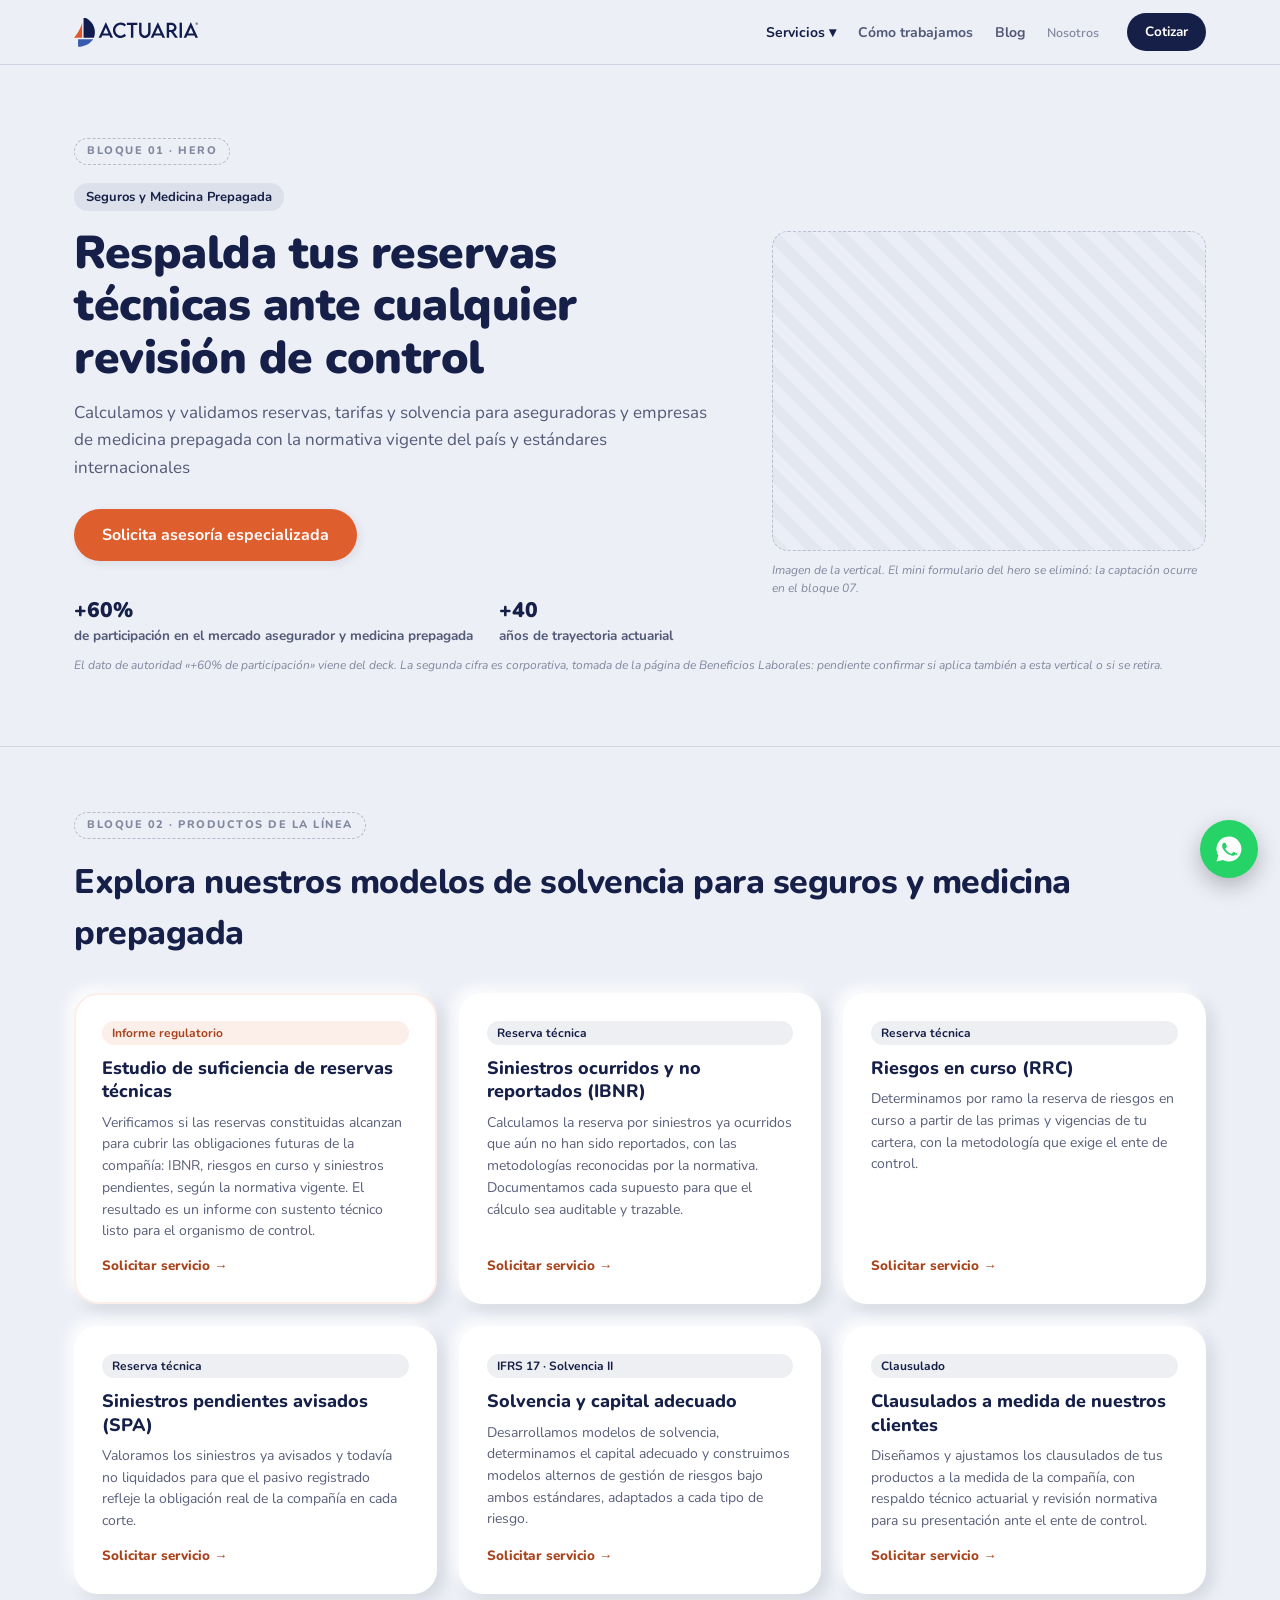
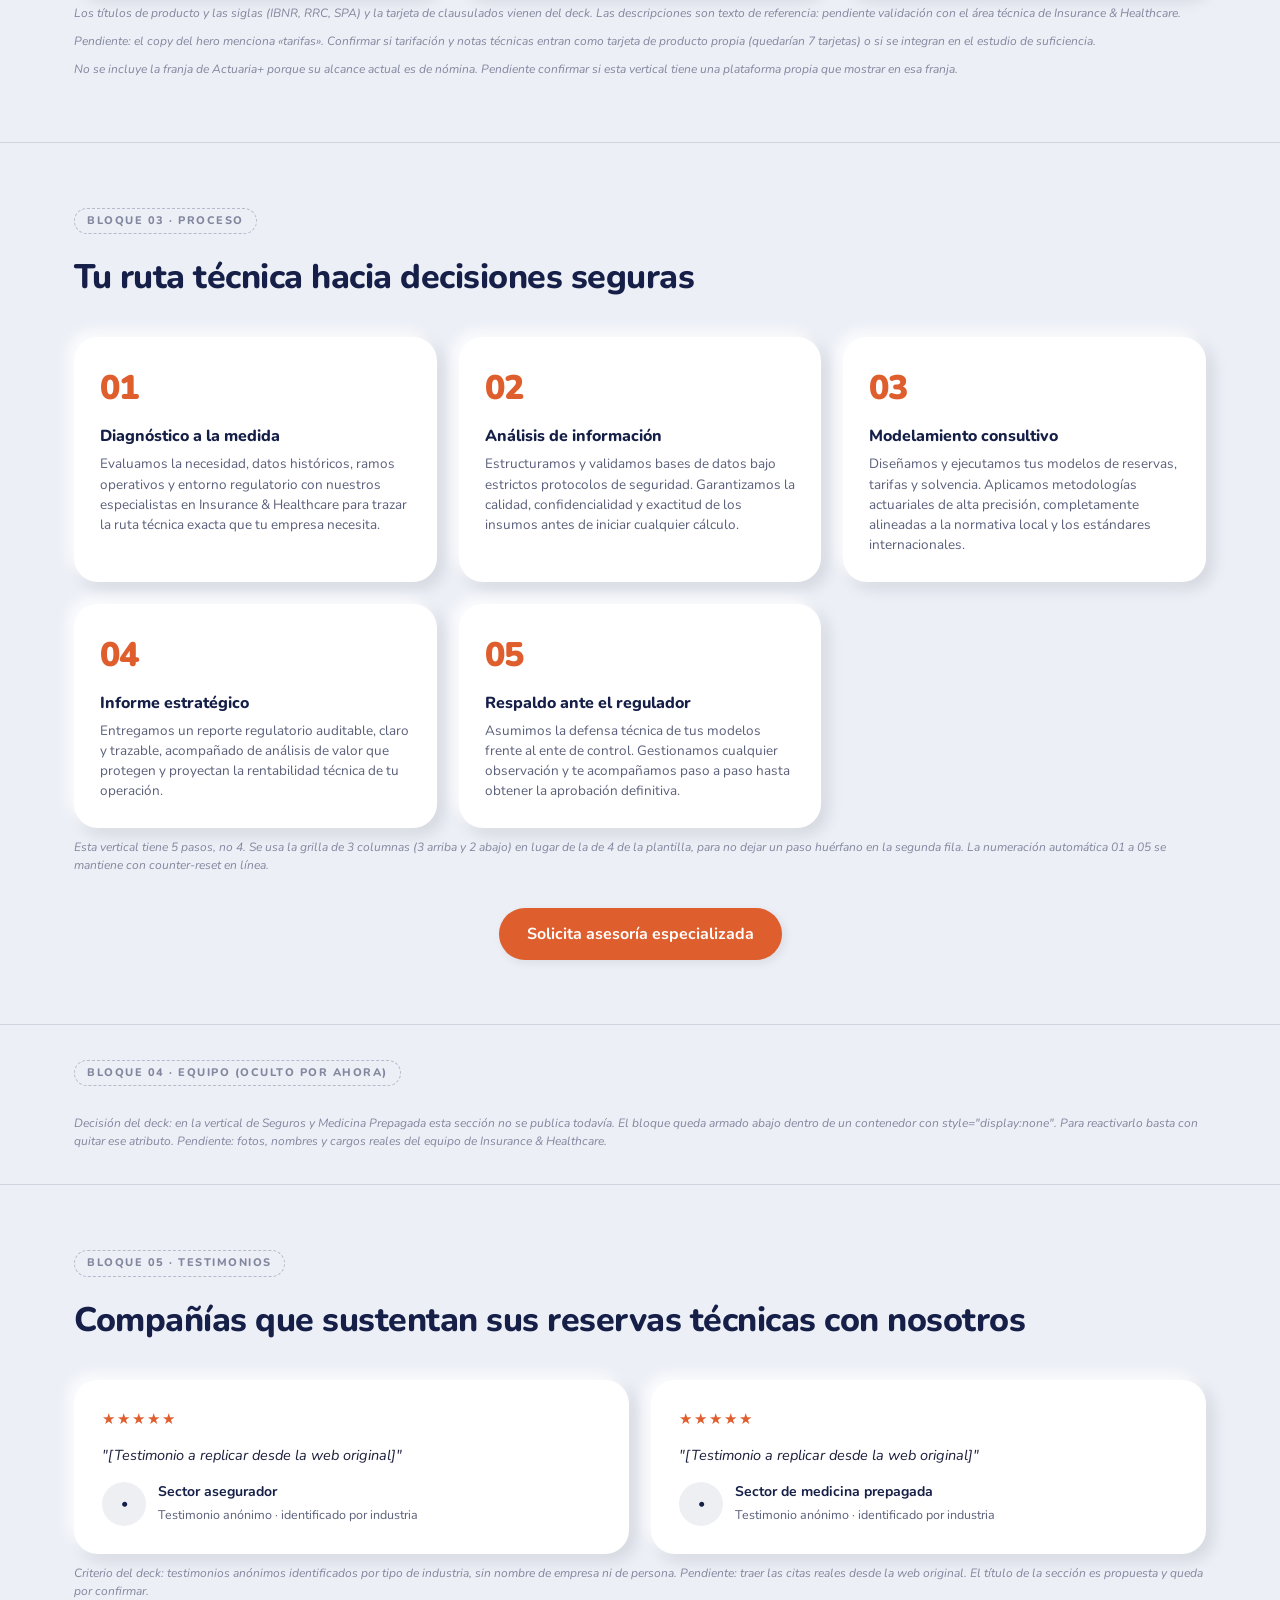
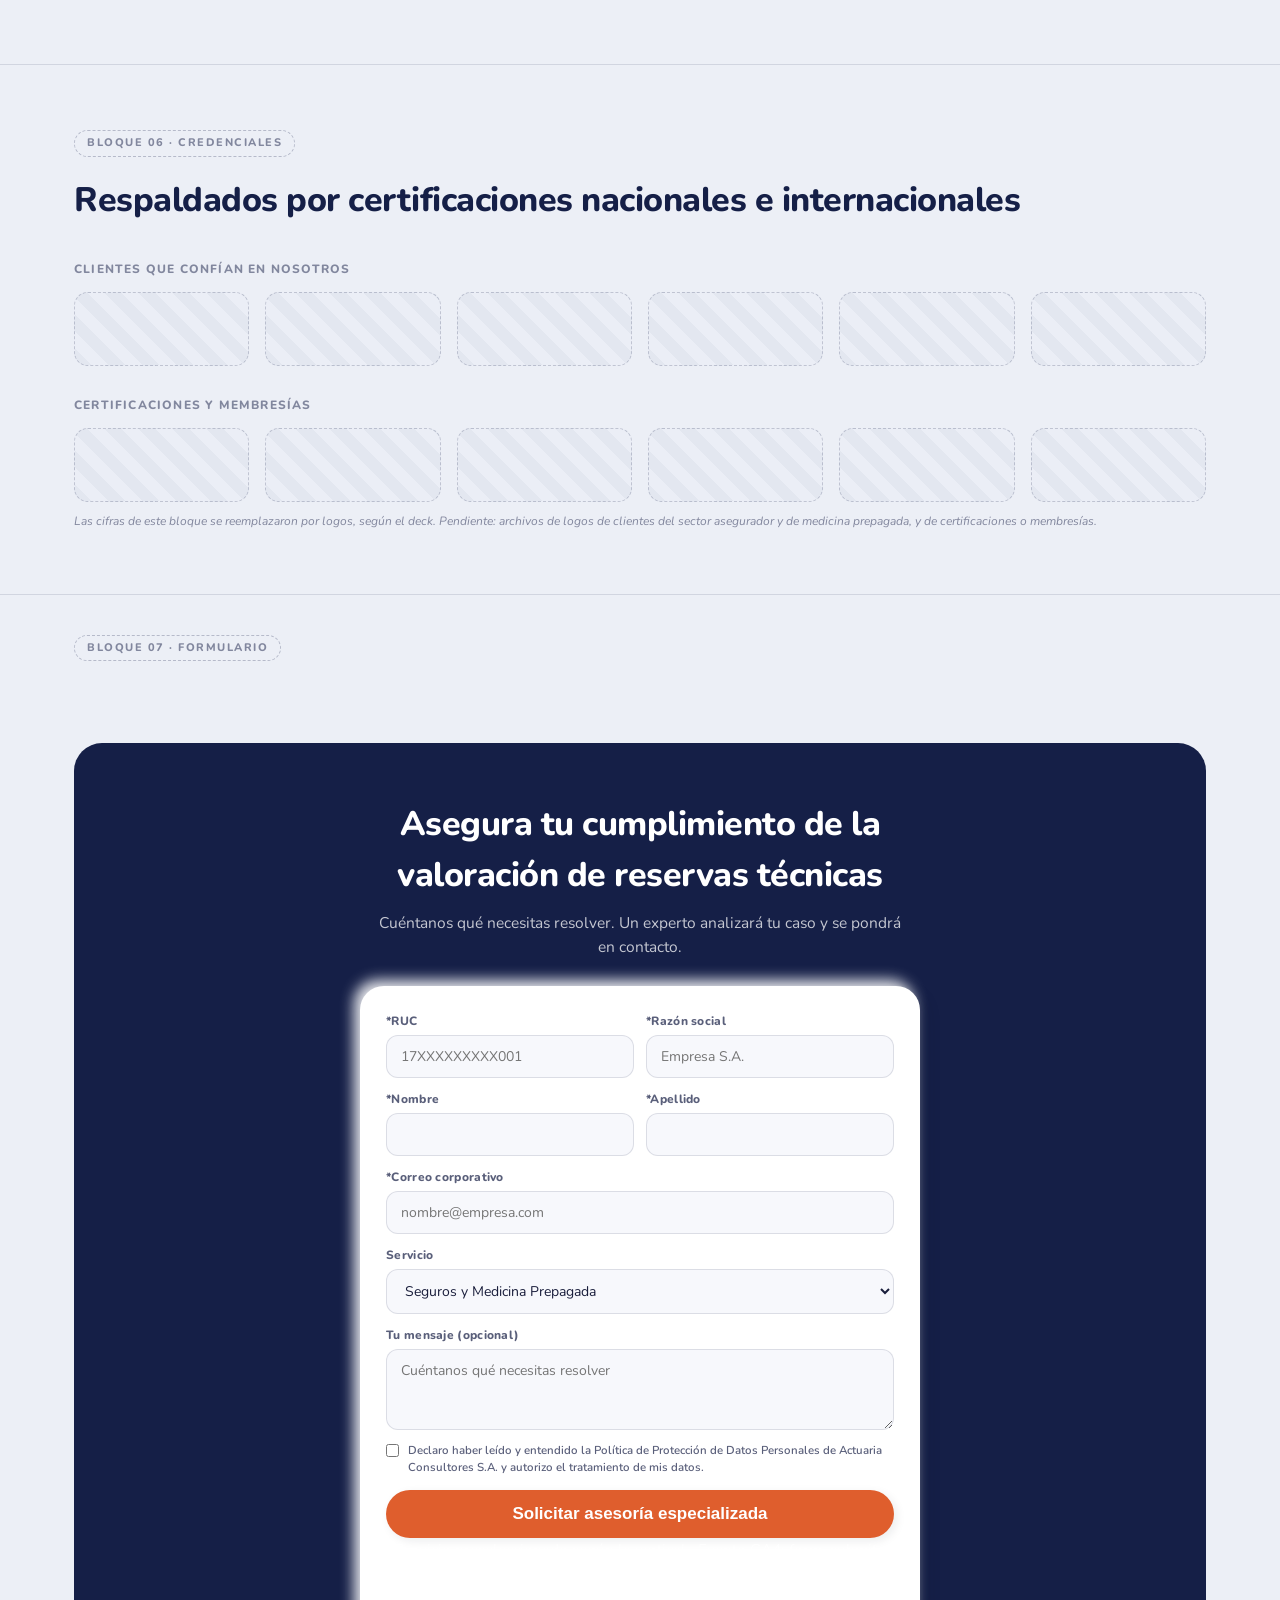
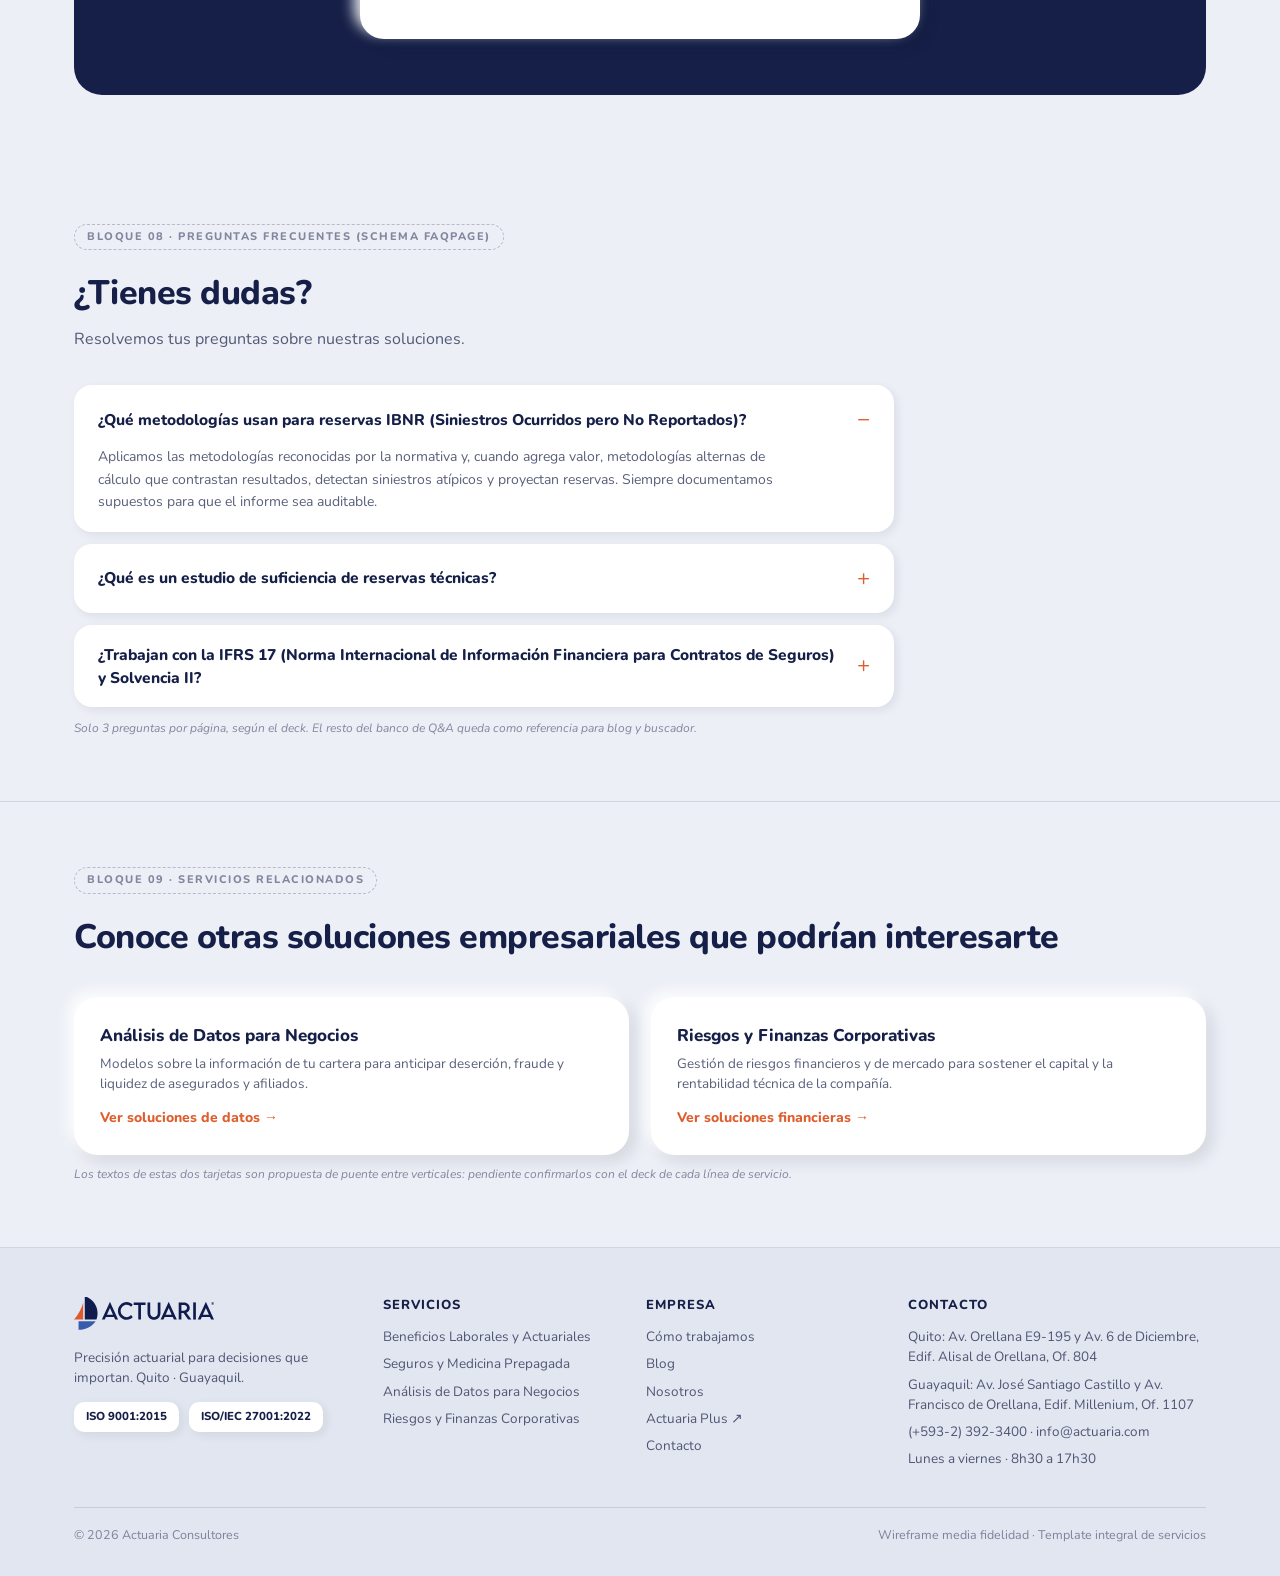
<file: insurance-health.html>
<!DOCTYPE html>
<html lang="es">
<head>
<meta charset="UTF-8">
<meta name="viewport" content="width=device-width, initial-scale=1.0">
<title>Seguros y Medicina Prepagada · Template servicios Actuaria (wireframe)</title>
<link rel="preconnect" href="https://fonts.googleapis.com">
<link href="https://fonts.googleapis.com/css2?family=Nunito:wght@400;600;700;800;900&display=swap" rel="stylesheet">
<link rel="stylesheet" href="styles.css">
</head>
<body>

<header>
  <div class="wrap nav">
    <a class="logo" href="index.html"><img class="logo-img" src="logo-actuaria.svg" alt="Actuaria"></a>
    <ul class="nav-links">
      <li><a class="active" href="index.html">Servicios ▾</a></li>
      <li><a href="#proceso">Cómo trabajamos</a></li>
      <li><a href="blog.html">Blog</a></li>
      <li><a class="nav-sec" href="nosotros.html">Nosotros</a></li>
    </ul>
    <a class="nav-cta" href="#form">Cotizar</a>
  </div>
</header>

<!-- BLOQUE 01 · HERO -->
<section class="hero">
  <div class="wrap">
    <span class="wf-tag">Bloque 01 · Hero</span>
    <div class="hero-grid">
      <div>
        <span class="kicker">Seguros y Medicina Prepagada</span>
        <h1>Respalda tus reservas técnicas ante cualquier revisión de control</h1>
        <p class="sub">Calculamos y validamos reservas, tarifas y solvencia para aseguradoras y empresas de medicina prepagada con la normativa vigente del país y estándares internacionales</p>
        <div class="cta-row">
          <a class="btn btn-primary" href="#form">Solicita asesoría especializada</a>
        </div>
        <div class="trust">
          <div><b>+60%</b> de participación en el mercado asegurador y medicina prepagada</div>
          <div><b>+40</b> años de trayectoria actuarial</div>
        </div>
      </div>
      <div>
        <div class="ph" style="min-height:320px"></div>
        <p class="wf-note">Imagen de la vertical. El mini formulario del hero se eliminó: la captación ocurre en el bloque 07.</p>
      </div>
    </div>
    <p class="wf-note">El dato de autoridad «+60% de participación» viene del deck. La segunda cifra es corporativa, tomada de la página de Beneficios Laborales: pendiente confirmar si aplica también a esta vertical o si se retira.</p>
  </div>
</section>

<!-- BLOQUE 02 · PRODUCTOS -->
<section id="productos">
  <div class="wrap">
    <span class="wf-tag">Bloque 02 · Productos de la línea</span>
    <div class="sec-head">
      <h2>Explora nuestros modelos de solvencia para seguros y medicina prepagada</h2>
    </div>
    <div class="grid g3">

      <div class="card is-featured">
        <span class="chip orange">Informe regulatorio</span>
        <h3>Estudio de suficiencia de reservas técnicas</h3>
        <p>Verificamos si las reservas constituidas alcanzan para cubrir las obligaciones futuras de la compañía: IBNR, riesgos en curso y siniestros pendientes, según la normativa vigente. El resultado es un informe con sustento técnico listo para el organismo de control.</p>
        <a class="card-cta" href="#form">Solicitar servicio →</a>
      </div>

      <div class="card">
        <span class="chip">Reserva técnica</span>
        <h3>Siniestros ocurridos y no reportados (IBNR)</h3>
        <p>Calculamos la reserva por siniestros ya ocurridos que aún no han sido reportados, con las metodologías reconocidas por la normativa. Documentamos cada supuesto para que el cálculo sea auditable y trazable.</p>
        <a class="card-cta" href="#form">Solicitar servicio →</a>
      </div>

      <div class="card">
        <span class="chip">Reserva técnica</span>
        <h3>Riesgos en curso (RRC)</h3>
        <p>Determinamos por ramo la reserva de riesgos en curso a partir de las primas y vigencias de tu cartera, con la metodología que exige el ente de control.</p>
        <a class="card-cta" href="#form">Solicitar servicio →</a>
      </div>

      <div class="card">
        <span class="chip">Reserva técnica</span>
        <h3>Siniestros pendientes avisados (SPA)</h3>
        <p>Valoramos los siniestros ya avisados y todavía no liquidados para que el pasivo registrado refleje la obligación real de la compañía en cada corte.</p>
        <a class="card-cta" href="#form">Solicitar servicio →</a>
      </div>

      <div class="card">
        <span class="chip">IFRS 17 · Solvencia II</span>
        <h3>Solvencia y capital adecuado</h3>
        <p>Desarrollamos modelos de solvencia, determinamos el capital adecuado y construimos modelos alternos de gestión de riesgos bajo ambos estándares, adaptados a cada tipo de riesgo.</p>
        <a class="card-cta" href="#form">Solicitar servicio →</a>
      </div>

      <div class="card">
        <span class="chip">Clausulado</span>
        <h3>Clausulados a medida de nuestros clientes</h3>
        <p>Diseñamos y ajustamos los clausulados de tus productos a la medida de la compañía, con respaldo técnico actuarial y revisión normativa para su presentación ante el ente de control.</p>
        <a class="card-cta" href="#form">Solicitar servicio →</a>
      </div>

    </div>
    <p class="wf-note">Los títulos de producto y las siglas (IBNR, RRC, SPA) y la tarjeta de clausulados vienen del deck. Las descripciones son texto de referencia: pendiente validación con el área técnica de Insurance &amp; Healthcare.</p>
    <p class="wf-note">Pendiente: el copy del hero menciona «tarifas». Confirmar si tarifación y notas técnicas entran como tarjeta de producto propia (quedarían 7 tarjetas) o si se integran en el estudio de suficiencia.</p>
    <p class="wf-note">No se incluye la franja de Actuaria+ porque su alcance actual es de nómina. Pendiente confirmar si esta vertical tiene una plataforma propia que mostrar en esa franja.</p>
  </div>
</section>

<!-- BLOQUE 03 · PROCESO -->
<section id="proceso">
  <div class="wrap">
    <span class="wf-tag">Bloque 03 · Proceso</span>
    <div class="sec-head">
      <h2>Tu ruta técnica hacia decisiones seguras</h2>
    </div>
    <div class="grid g3" style="counter-reset:step">
      <div class="step"><h3>Diagnóstico a la medida</h3><p>Evaluamos la necesidad, datos históricos, ramos operativos y entorno regulatorio con nuestros especialistas en Insurance &amp; Healthcare para trazar la ruta técnica exacta que tu empresa necesita.</p></div>
      <div class="step"><h3>Análisis de información</h3><p>Estructuramos y validamos bases de datos bajo estrictos protocolos de seguridad. Garantizamos la calidad, confidencialidad y exactitud de los insumos antes de iniciar cualquier cálculo.</p></div>
      <div class="step"><h3>Modelamiento consultivo</h3><p>Diseñamos y ejecutamos tus modelos de reservas, tarifas y solvencia. Aplicamos metodologías actuariales de alta precisión, completamente alineadas a la normativa local y los estándares internacionales.</p></div>
      <div class="step"><h3>Informe estratégico</h3><p>Entregamos un reporte regulatorio auditable, claro y trazable, acompañado de análisis de valor que protegen y proyectan la rentabilidad técnica de tu operación.</p></div>
      <div class="step"><h3>Respaldo ante el regulador</h3><p>Asumimos la defensa técnica de tus modelos frente al ente de control. Gestionamos cualquier observación y te acompañamos paso a paso hasta obtener la aprobación definitiva.</p></div>
    </div>
    <p class="wf-note">Esta vertical tiene 5 pasos, no 4. Se usa la grilla de 3 columnas (3 arriba y 2 abajo) en lugar de la de 4 de la plantilla, para no dejar un paso huérfano en la segunda fila. La numeración automática 01 a 05 se mantiene con counter-reset en línea.</p>
    <div class="cta-row" style="justify-content:center;margin-top:34px">
      <a class="btn btn-primary" href="#form">Solicita asesoría especializada</a>
    </div>
  </div>
</section>

<!-- BLOQUE 04 · EQUIPO (oculto por decisión del deck) -->
<section id="equipo" style="padding:34px 0">
  <div class="wrap">
    <span class="wf-tag">Bloque 04 · Equipo (oculto por ahora)</span>
    <p class="wf-note">Decisión del deck: en la vertical de Seguros y Medicina Prepagada esta sección no se publica todavía. El bloque queda armado abajo dentro de un contenedor con style="display:none". Para reactivarlo basta con quitar ese atributo. Pendiente: fotos, nombres y cargos reales del equipo de Insurance &amp; Healthcare.</p>
    <div style="display:none">
      <div class="sec-head">
        <h2>Los actuarios detrás de tu informe</h2>
        <p>Especialistas asignados a la vertical de Seguros y Medicina Prepagada, disponibles durante todo el proceso.</p>
      </div>
      <div class="team">
        <div class="member"><div class="avatar">•</div><b>[Nombre]</b><span>[Cargo]</span><a href="#">Ver LinkedIn →</a></div>
        <div class="member"><div class="avatar">•</div><b>[Nombre]</b><span>[Cargo]</span><a href="#">Ver LinkedIn →</a></div>
        <div class="member"><div class="avatar">•</div><b>[Nombre]</b><span>[Cargo]</span><a href="#">Ver LinkedIn →</a></div>
      </div>
    </div>
  </div>
</section>

<!-- BLOQUE 05 · TESTIMONIOS -->
<section>
  <div class="wrap">
    <span class="wf-tag">Bloque 05 · Testimonios</span>
    <div class="sec-head"><h2>Compañías que sustentan sus reservas técnicas con nosotros</h2></div>
    <div class="grid g2">
      <div class="t-card">
        <div class="stars">★★★★★</div>
        <p class="t-quote">"[Testimonio a replicar desde la web original]"</p>
        <div class="t-author"><div class="avatar">•</div><div><b>Sector asegurador</b><span>Testimonio anónimo · identificado por industria</span></div></div>
      </div>
      <div class="t-card">
        <div class="stars">★★★★★</div>
        <p class="t-quote">"[Testimonio a replicar desde la web original]"</p>
        <div class="t-author"><div class="avatar">•</div><div><b>Sector de medicina prepagada</b><span>Testimonio anónimo · identificado por industria</span></div></div>
      </div>
    </div>
    <p class="wf-note">Criterio del deck: testimonios anónimos identificados por tipo de industria, sin nombre de empresa ni de persona. Pendiente: traer las citas reales desde la web original. El título de la sección es propuesta y queda por confirmar.</p>
  </div>
</section>

<!-- BLOQUE 06 · CREDENCIALES -->
<section id="credenciales">
  <div class="wrap">
    <span class="wf-tag">Bloque 06 · Credenciales</span>
    <div class="sec-head"><h2>Respaldados por certificaciones nacionales e internacionales</h2></div>

    <p class="logos-label">Clientes que confían en nosotros</p>
    <div class="logos">
      <div class="logo-slot ph"></div><div class="logo-slot ph"></div><div class="logo-slot ph"></div>
      <div class="logo-slot ph"></div><div class="logo-slot ph"></div><div class="logo-slot ph"></div>
    </div>

    <p class="logos-label" style="margin-top:30px">Certificaciones y membresías</p>
    <div class="logos">
      <div class="logo-slot ph"></div><div class="logo-slot ph"></div><div class="logo-slot ph"></div>
      <div class="logo-slot ph"></div><div class="logo-slot ph"></div><div class="logo-slot ph"></div>
    </div>
    <p class="wf-note">Las cifras de este bloque se reemplazaron por logos, según el deck. Pendiente: archivos de logos de clientes del sector asegurador y de medicina prepagada, y de certificaciones o membresías.</p>
  </div>
</section>

<!-- BLOQUE 07 · FORMULARIO -->
<div class="wrap" id="form">
  <span class="wf-tag" style="margin-top:40px">Bloque 07 · Formulario</span>
  <div class="cta-final">
    <h2>Asegura tu cumplimiento de la valoración de reservas técnicas</h2>
    <p>Cuéntanos qué necesitas resolver. Un experto analizará tu caso y se pondrá en contacto.</p>
    <div class="form-card">
      <form action="#">
        <div class="f-grid2">
          <div class="f-field"><label>*RUC</label><input type="text" placeholder="17XXXXXXXXX001"></div>
          <div class="f-field"><label>*Razón social</label><input type="text" placeholder="Empresa S.A."></div>
        </div>
        <div class="f-grid2">
          <div class="f-field"><label>*Nombre</label><input type="text"></div>
          <div class="f-field"><label>*Apellido</label><input type="text"></div>
        </div>
        <div class="f-field"><label>*Correo corporativo</label><input type="email" placeholder="nombre@empresa.com"></div>
        <div class="f-field"><label>Servicio</label><select><option selected>Seguros y Medicina Prepagada</option><option>Beneficios Laborales y Actuariales</option><option>Análisis de Datos para Negocios</option><option>Riesgos y Finanzas Corporativas</option></select></div>
        <div class="f-field"><label>Tu mensaje (opcional)</label><textarea rows="3" placeholder="Cuéntanos qué necesitas resolver"></textarea></div>
        <label class="consent"><input type="checkbox"> Declaro haber leído y entendido la Política de Protección de Datos Personales de Actuaria Consultores S.A. y autorizo el tratamiento de mis datos.</label>
        <button class="btn btn-primary f-submit" type="button">Solicitar asesoría especializada</button>
      </form>
      <p class="f-micro">Servicio preseleccionado según la vertical · Evento GA4: form_submit · form_origin=final</p>
    </div>
  </div>
</div>

<!-- BLOQUE 08 · PREGUNTAS FRECUENTES -->
<section id="faq">
  <div class="wrap">
    <span class="wf-tag">Bloque 08 · Preguntas frecuentes (schema FAQPage)</span>
    <div class="sec-head">
      <h2>¿Tienes dudas?</h2>
      <p>Resolvemos tus preguntas sobre nuestras soluciones.</p>
    </div>
    <div class="faq">
      <details open><summary>¿Qué metodologías usan para reservas IBNR (Siniestros Ocurridos pero No Reportados)?</summary><p>Aplicamos las metodologías reconocidas por la normativa y, cuando agrega valor, metodologías alternas de cálculo que contrastan resultados, detectan siniestros atípicos y proyectan reservas. Siempre documentamos supuestos para que el informe sea auditable.</p></details>
      <details><summary>¿Qué es un estudio de suficiencia de reservas técnicas?</summary><p>Es la evaluación actuarial que verifica si las reservas constituidas por una aseguradora o empresa de medicina prepagada alcanzan para cubrir sus obligaciones futuras: IBNR, riesgos en curso, siniestros pendientes, según la normativa vigente. El resultado es un informe con sustento técnico listo para el organismo de control.</p></details>
      <details><summary>¿Trabajan con la IFRS 17 (Norma Internacional de Información Financiera para Contratos de Seguros) y Solvencia II?</summary><p>Sí. Desarrollamos solvencia, determinamos el capital adecuado y construimos modelos alternos de gestión de riesgos para compañías aseguradoras bajo ambos estándares, adaptados a cada tipo de riesgo.</p></details>
    </div>
    <p class="wf-note">Solo 3 preguntas por página, según el deck. El resto del banco de Q&amp;A queda como referencia para blog y buscador.</p>
  </div>
</section>

<!-- BLOQUE 09 · SERVICIOS RELACIONADOS -->
<section>
  <div class="wrap">
    <span class="wf-tag">Bloque 09 · Servicios relacionados</span>
    <div class="sec-head"><h2>Conoce otras soluciones empresariales que podrían interesarte</h2></div>
    <div class="bridge">
      <a href="data-wave.html"><h3>Análisis de Datos para Negocios</h3><p>Modelos sobre la información de tu cartera para anticipar deserción, fraude y liquidez de asegurados y afiliados.</p><span class="arrow">Ver soluciones de datos →</span></a>
      <a href="risk-finance.html"><h3>Riesgos y Finanzas Corporativas</h3><p>Gestión de riesgos financieros y de mercado para sostener el capital y la rentabilidad técnica de la compañía.</p><span class="arrow">Ver soluciones financieras →</span></a>
    </div>
    <p class="wf-note">Los textos de estas dos tarjetas son propuesta de puente entre verticales: pendiente confirmarlos con el deck de cada línea de servicio.</p>
  </div>
</section>

<footer>
  <div class="wrap">
    <div class="foot-grid">
      <div>
        <a class="logo" href="index.html"><img class="logo-img" src="logo-actuaria.svg" alt="Actuaria"></a>
        <p style="margin-top:12px;max-width:240px">Precisión actuarial para decisiones que importan. Quito · Guayaquil.</p>
        <div class="iso"><span>ISO 9001:2015</span><span>ISO/IEC 27001:2022</span></div>
      </div>
      <div><h4>Servicios</h4><ul>
        <li><a href="employment-benefits.html">Beneficios Laborales y Actuariales</a></li>
        <li><a href="insurance-health.html">Seguros y Medicina Prepagada</a></li>
        <li><a href="data-wave.html">Análisis de Datos para Negocios</a></li>
        <li><a href="risk-finance.html">Riesgos y Finanzas Corporativas</a></li></ul>
      </div>
      <div><h4>Empresa</h4><ul>
        <li><a href="#proceso">Cómo trabajamos</a></li>
        <li><a href="blog.html">Blog</a></li><li><a href="nosotros.html">Nosotros</a></li><li><a href="#">Actuaria Plus ↗</a></li>
        <li><a href="contacto.html">Contacto</a></li></ul>
      </div>
      <div><h4>Contacto</h4><ul>
        <li>Quito: Av. Orellana E9-195 y Av. 6 de Diciembre, Edif. Alisal de Orellana, Of. 804</li>
        <li>Guayaquil: Av. José Santiago Castillo y Av. Francisco de Orellana, Edif. Millenium, Of. 1107</li>
        <li>(+593-2) 392-3400 · info@actuaria.com</li>
        <li>Lunes a viernes · 8h30 a 17h30</li></ul>
      </div>
    </div>
    <div class="copy"><span>© 2026 Actuaria Consultores</span><span>Wireframe media fidelidad · Template integral de servicios</span></div>
  </div>
</footer>

<a class="wa-fab" href="#" aria-label="WhatsApp"><svg viewBox="0 0 24 24"><path d="M12 2a10 10 0 0 0-8.6 15.1L2 22l5-1.3A10 10 0 1 0 12 2zm5.4 14.1c-.2.6-1.3 1.2-1.8 1.2-.5.1-1 .2-3.3-.7-2.8-1.1-4.6-4-4.7-4.2-.1-.2-1.1-1.5-1.1-2.9s.7-2 1-2.3c.2-.3.5-.3.7-.3h.5c.2 0 .4 0 .6.5l.9 2.1c.1.2.1.4 0 .6l-.4.6-.5.5c-.2.2-.3.4-.1.7.2.3.8 1.4 1.8 2.2 1.2 1.1 2.3 1.4 2.6 1.6.3.1.5.1.7-.1l1-1.2c.2-.3.4-.2.7-.1l2 1c.3.1.5.2.6.4 0 .1 0 .7-.2 1.4z"/></svg></a>

</body>
</html>
</file>
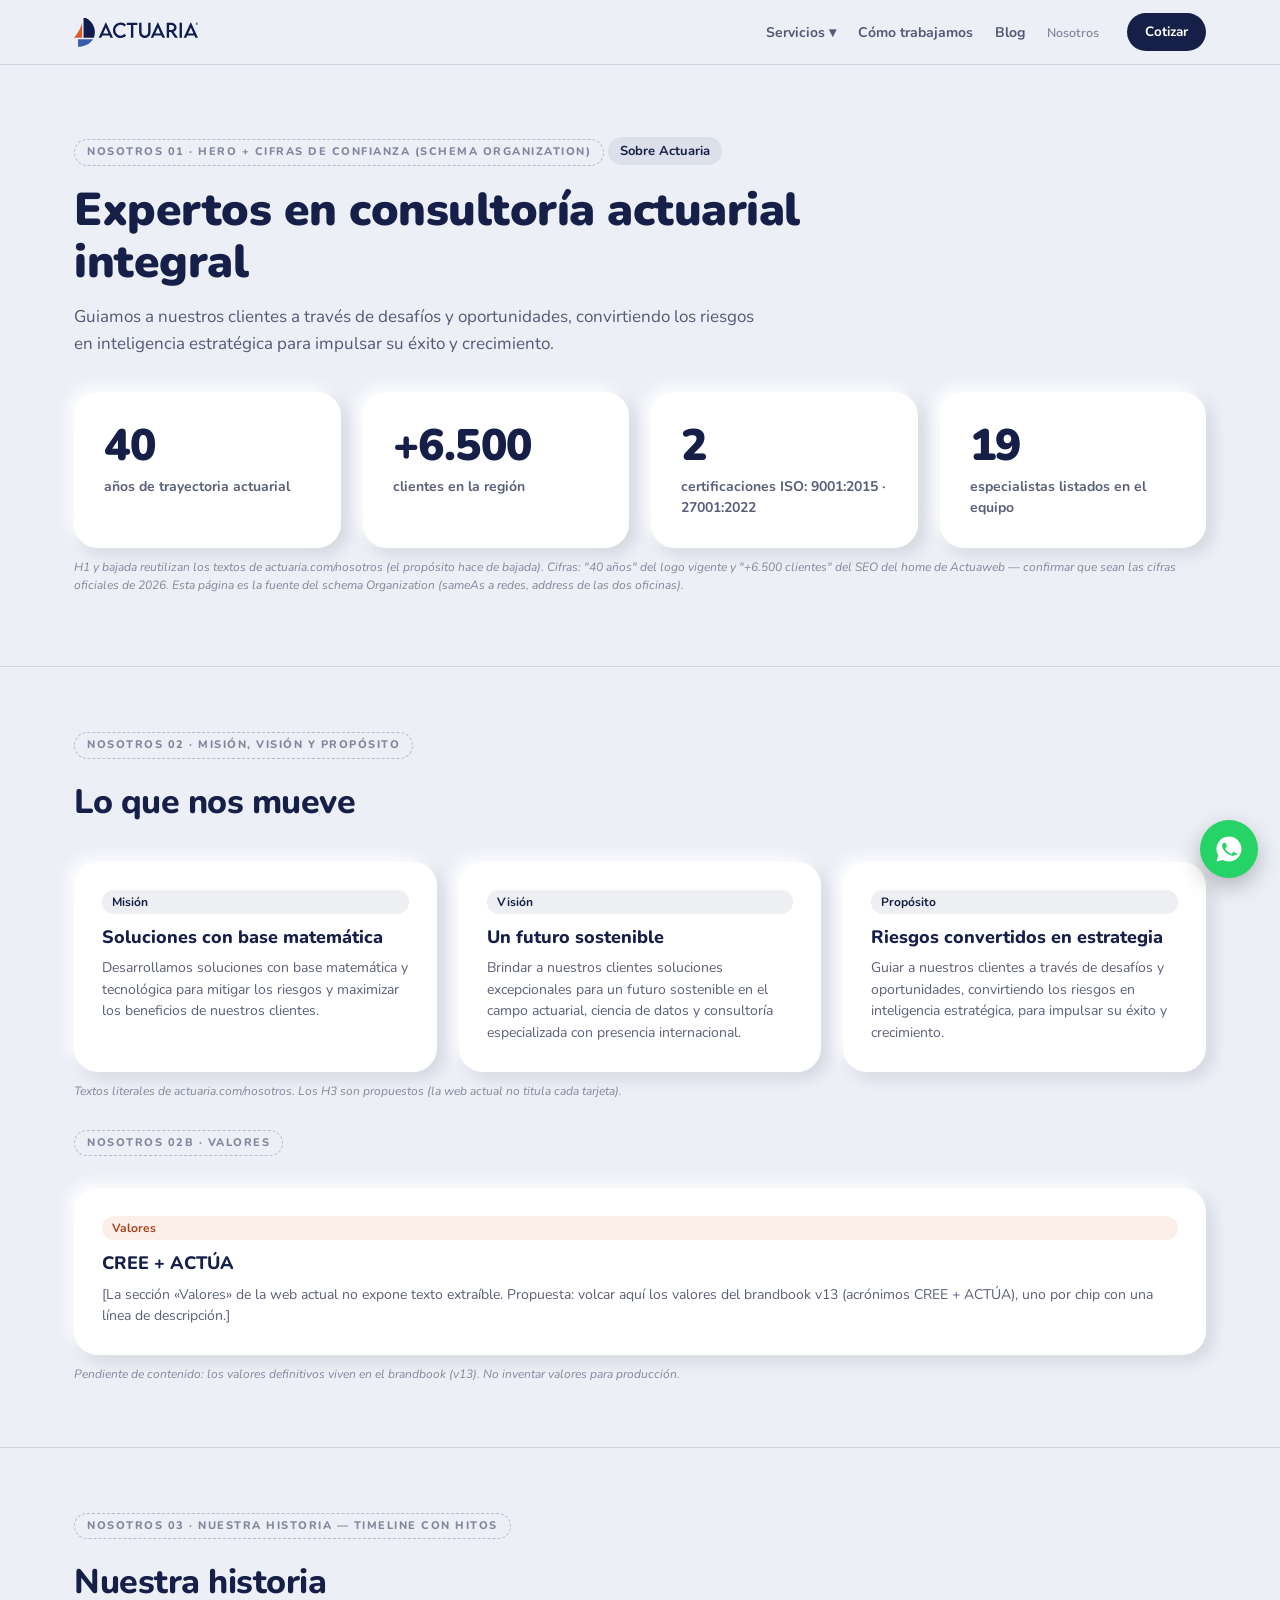
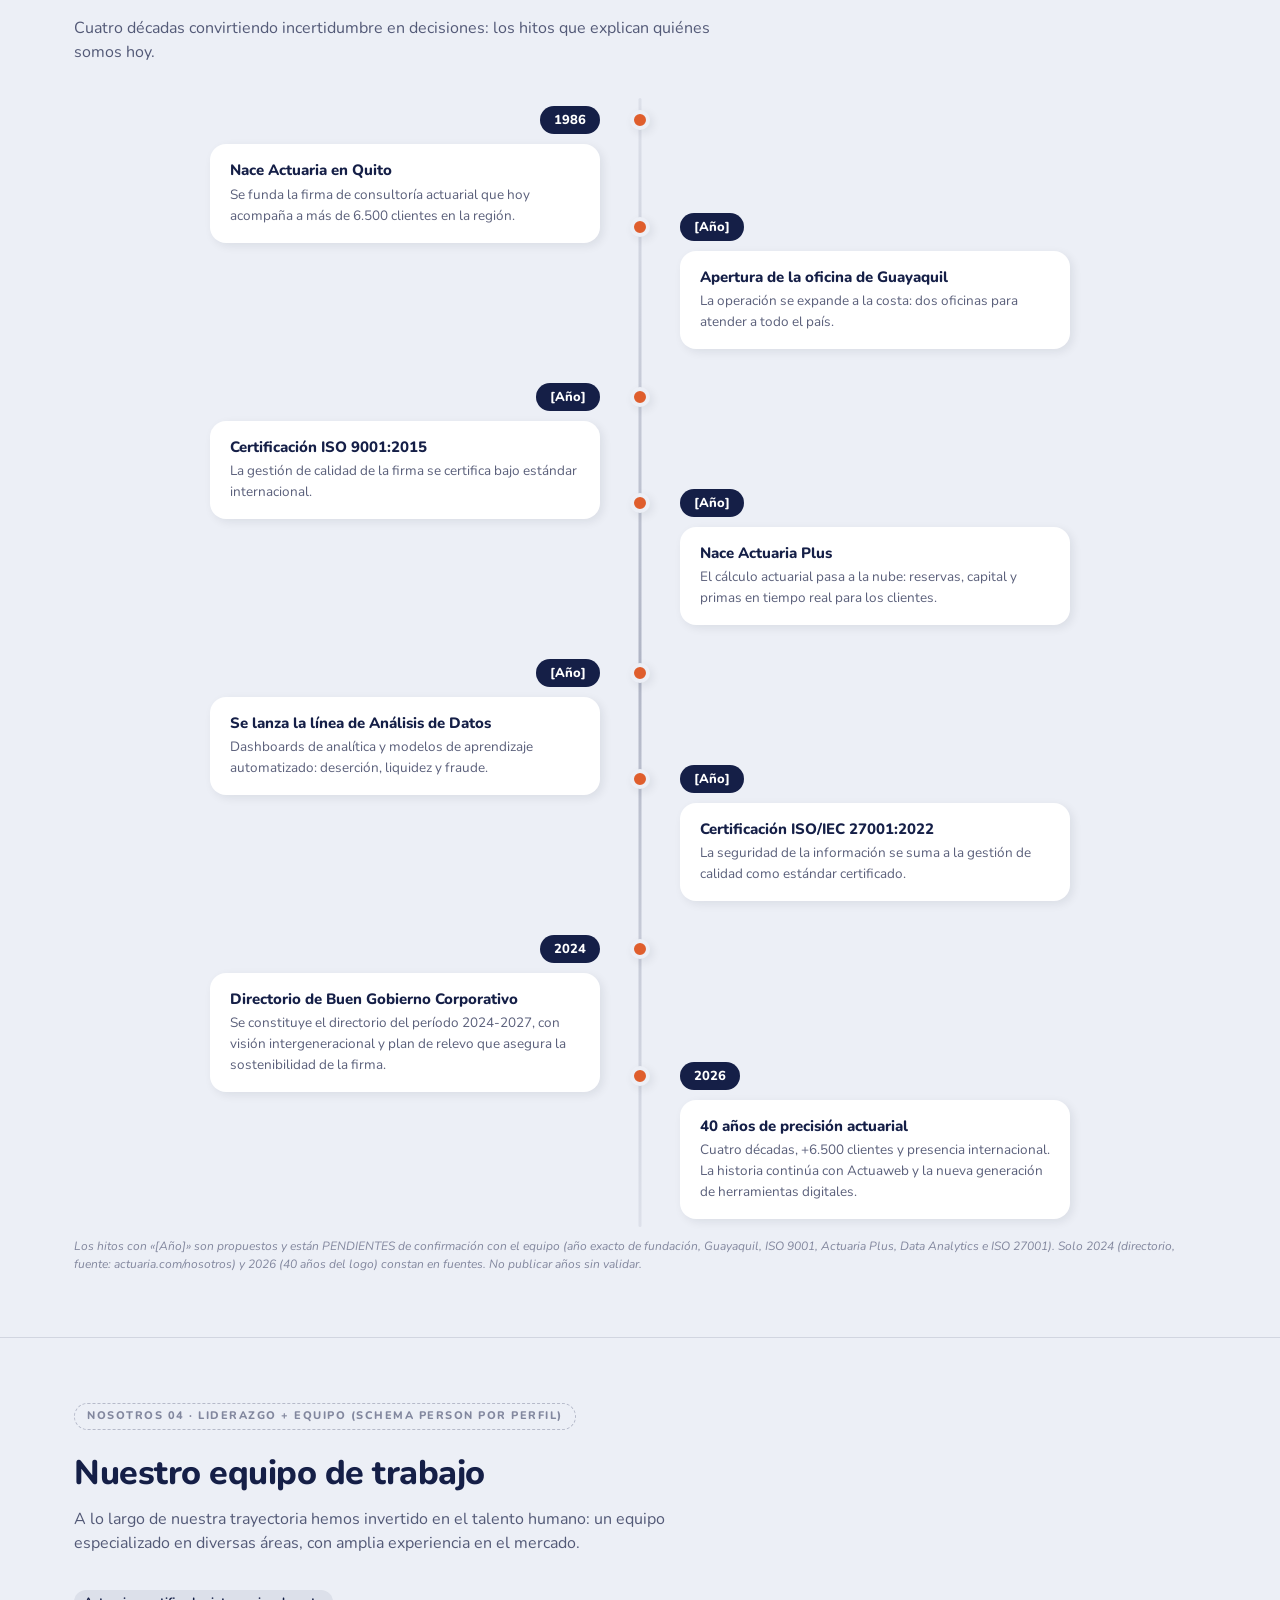
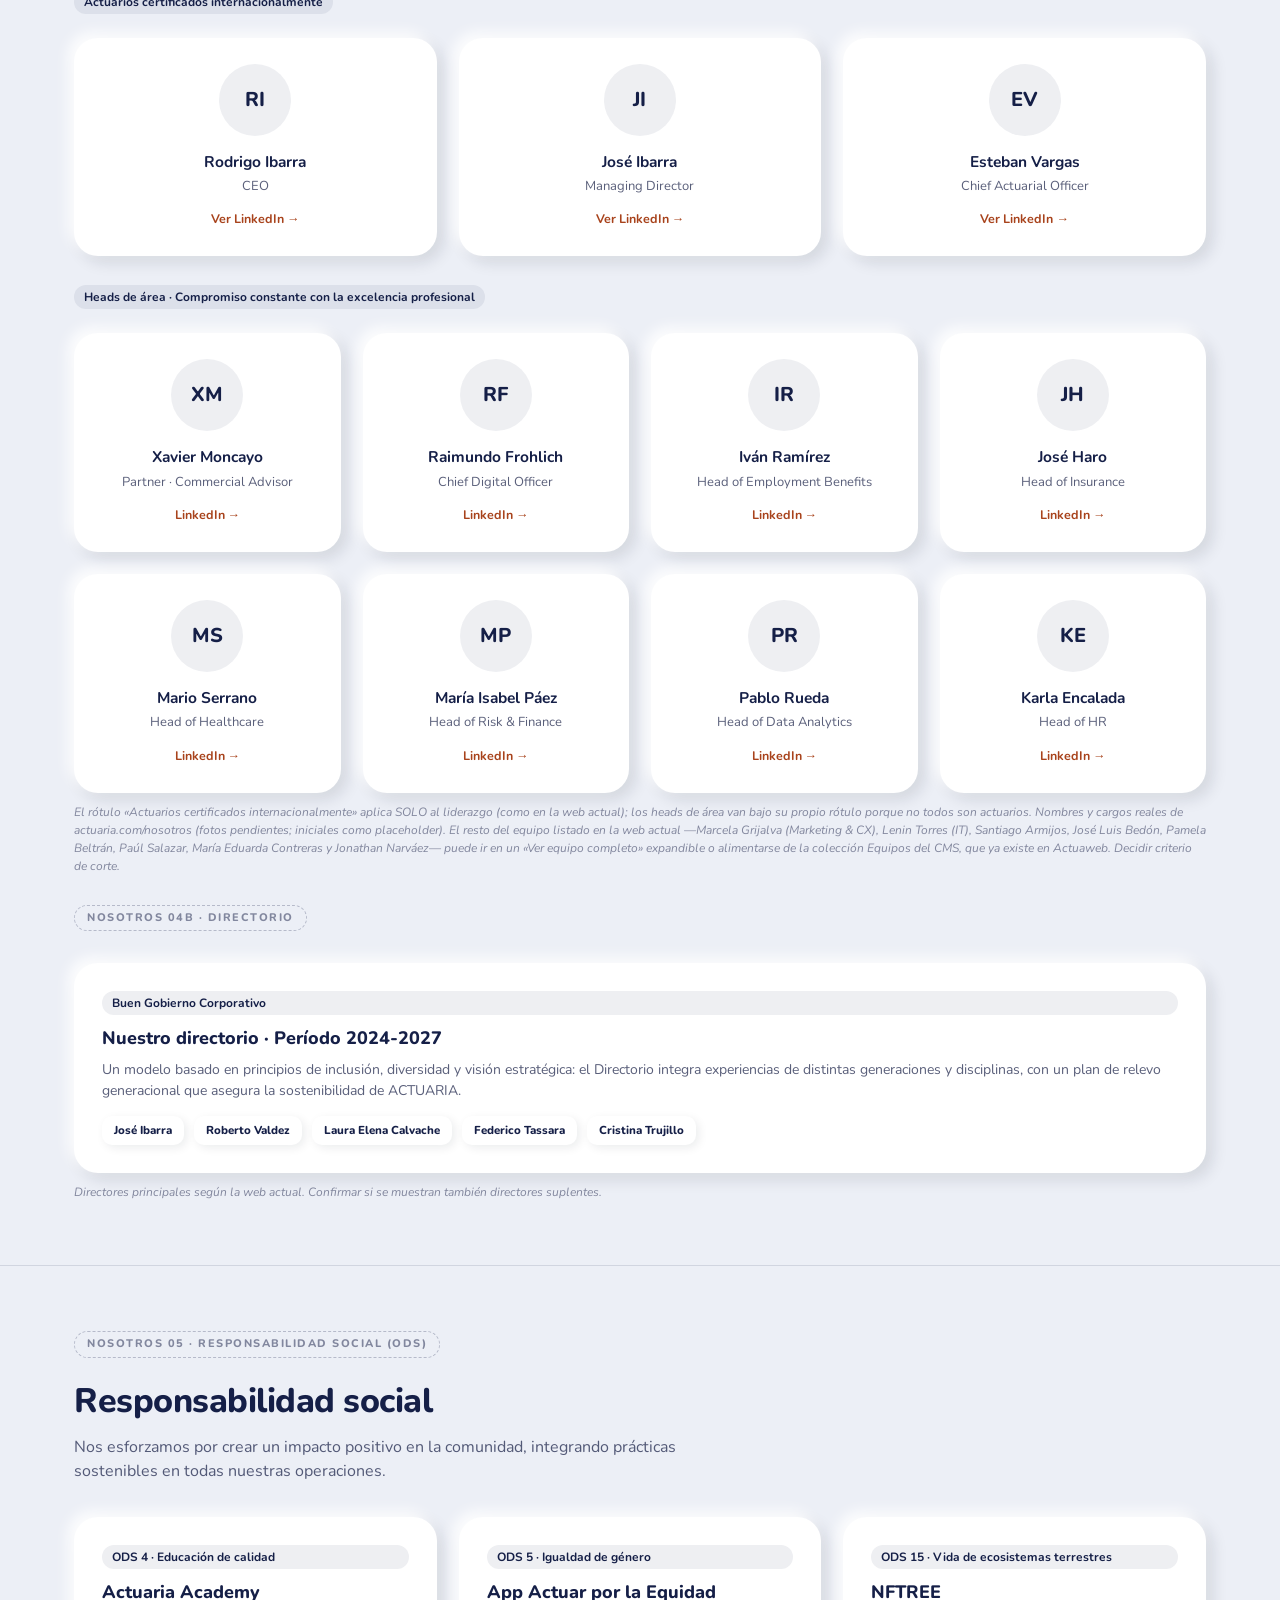
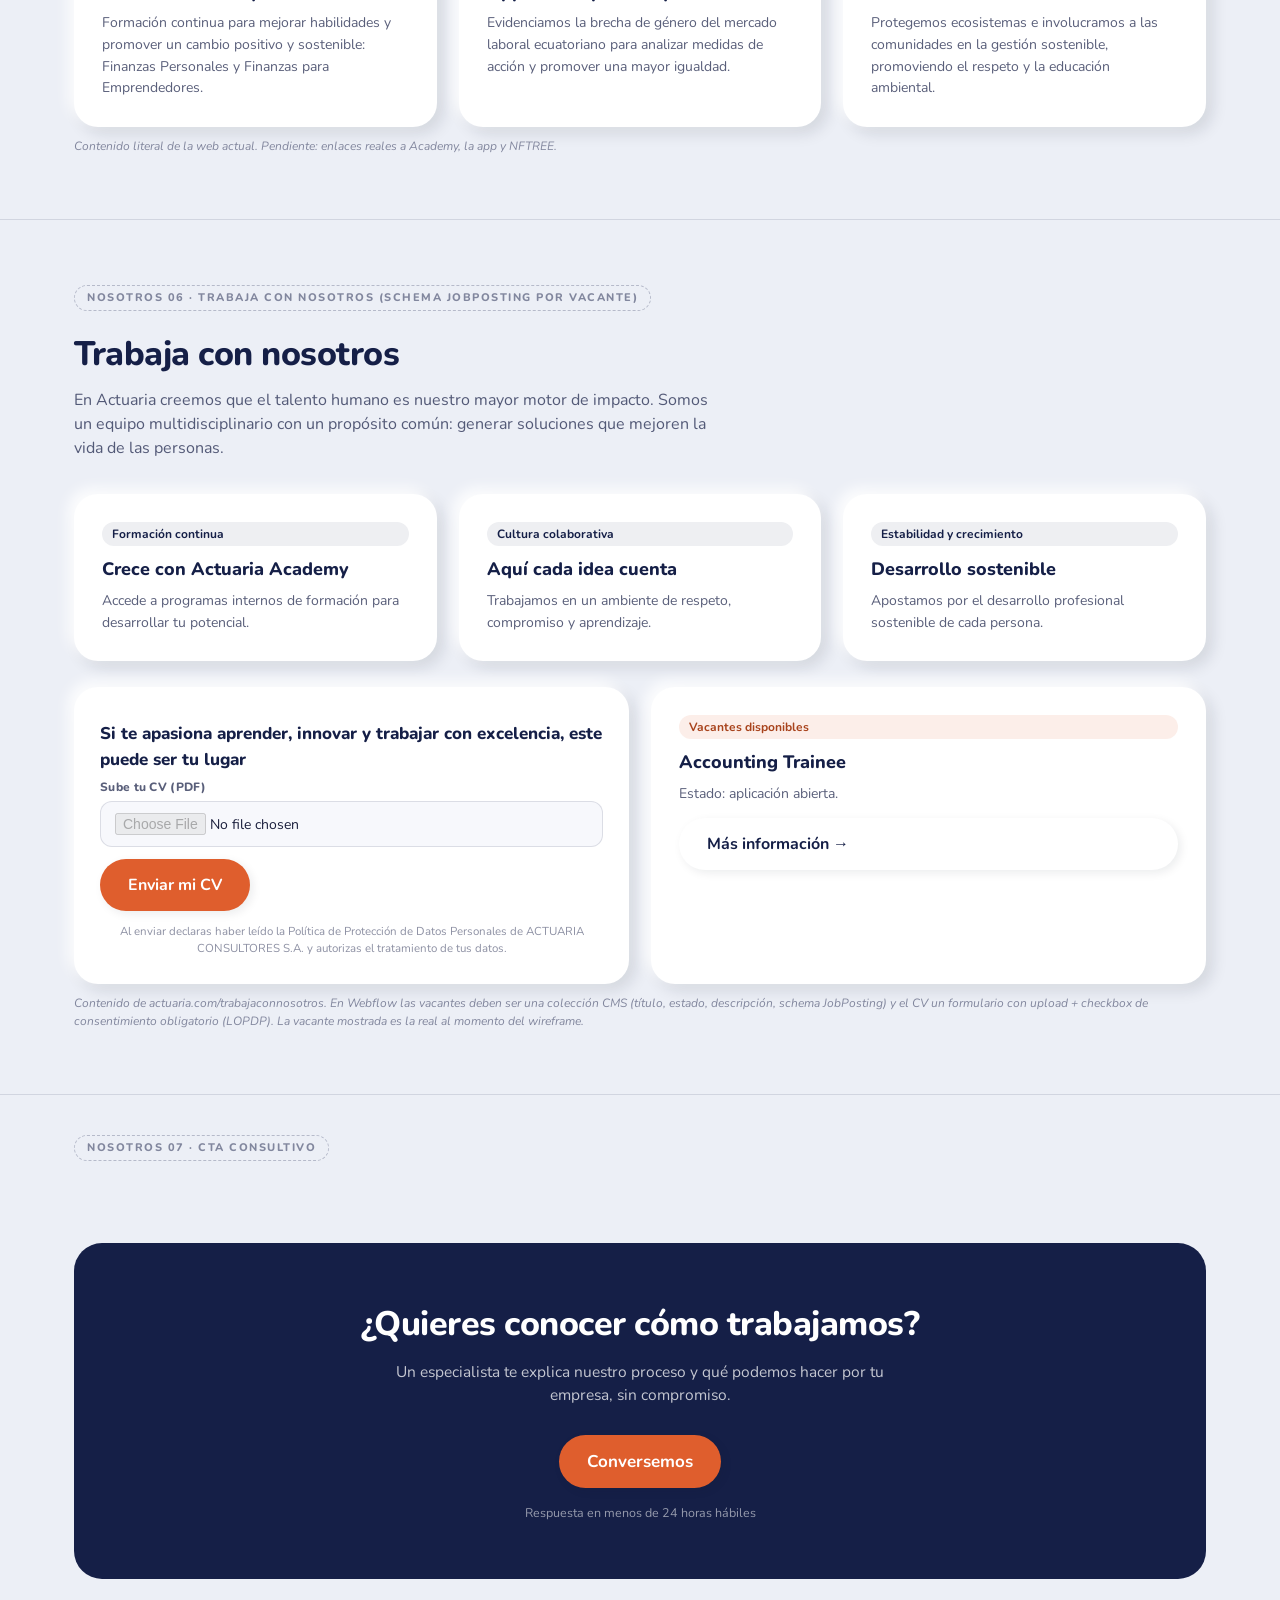
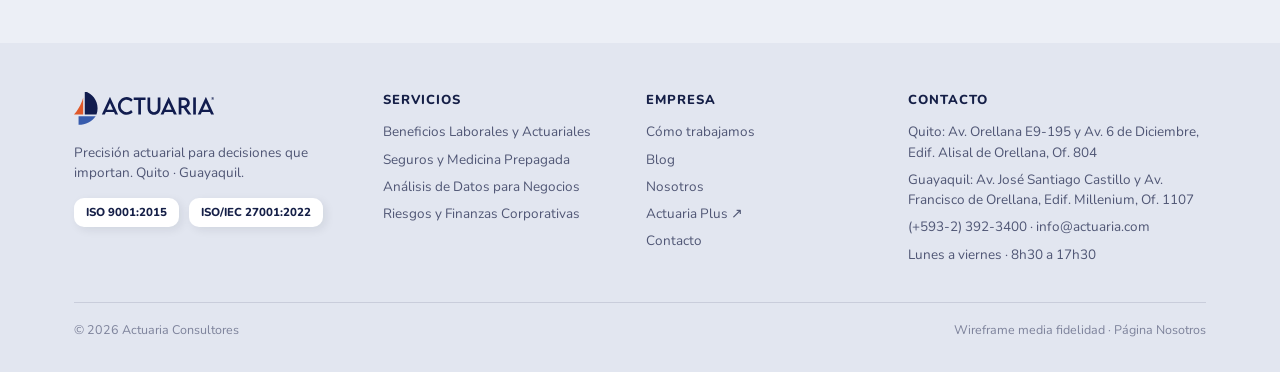
<file: nosotros.html>
<!DOCTYPE html>
<html lang="es">
<head>
<meta charset="UTF-8">
<meta name="viewport" content="width=device-width, initial-scale=1.0">
<title>Nosotros · Template Actuaweb (wireframe)</title>
<link rel="preconnect" href="https://fonts.googleapis.com">
<link href="https://fonts.googleapis.com/css2?family=Nunito:wght@400;600;700;800;900&display=swap" rel="stylesheet">
<link rel="stylesheet" href="styles.css">
</head>
<body>

<header>
  <div class="wrap nav">
    <a class="logo" href="index.html"><img class="logo-img" src="logo-actuaria.svg" alt="Actuaria"></a>
    <ul class="nav-links">
      <li><a href="index.html">Servicios ▾</a></li>
      <li><a href="employment-benefits.html#proceso">Cómo trabajamos</a></li>
      <li><a href="blog.html">Blog</a></li>
      <li><a class="nav-sec active" href="nosotros.html">Nosotros</a></li>
    </ul>
    <a class="nav-cta" href="contacto.html">Cotizar</a>
  </div>
</header>

<!-- NOS 01 · HERO -->
<section class="hero">
  <div class="wrap">
    <span class="wf-tag">Nosotros 01 · Hero + cifras de confianza (schema Organization)</span>
    <span class="kicker">Sobre Actuaria</span>
    <h1>Expertos en consultoría actuarial integral</h1>
    <p class="sub">Guiamos a nuestros clientes a través de desafíos y oportunidades, convirtiendo los riesgos en inteligencia estratégica para impulsar su éxito y crecimiento.</p>
    <div class="grid g4" style="margin-top:34px">
      <div class="stat"><b>40</b><span>años de trayectoria actuarial</span></div>
      <div class="stat"><b>+6.500</b><span>clientes en la región</span></div>
      <div class="stat"><b>2</b><span>certificaciones ISO: 9001:2015 · 27001:2022</span></div>
      <div class="stat"><b>19</b><span>especialistas listados en el equipo</span></div>
    </div>
    <p class="wf-note">H1 y bajada reutilizan los textos de actuaria.com/nosotros (el propósito hace de bajada). Cifras: "40 años" del logo vigente y "+6.500 clientes" del SEO del home de Actuaweb — confirmar que sean las cifras oficiales de 2026. Esta página es la fuente del schema Organization (sameAs a redes, address de las dos oficinas).</p>
  </div>
</section>

<!-- NOS 02 · MISIÓN / VISIÓN / PROPÓSITO -->
<section>
  <div class="wrap">
    <span class="wf-tag">Nosotros 02 · Misión, visión y propósito</span>
    <div class="sec-head"><h2>Lo que nos mueve</h2></div>
    <div class="grid g3">
      <div class="card"><span class="chip">Misión</span><h3>Soluciones con base matemática</h3><p>Desarrollamos soluciones con base matemática y tecnológica para mitigar los riesgos y maximizar los beneficios de nuestros clientes.</p></div>
      <div class="card"><span class="chip">Visión</span><h3>Un futuro sostenible</h3><p>Brindar a nuestros clientes soluciones excepcionales para un futuro sostenible en el campo actuarial, ciencia de datos y consultoría especializada con presencia internacional.</p></div>
      <div class="card"><span class="chip">Propósito</span><h3>Riesgos convertidos en estrategia</h3><p>Guiar a nuestros clientes a través de desafíos y oportunidades, convirtiendo los riesgos en inteligencia estratégica, para impulsar su éxito y crecimiento.</p></div>
    </div>
    <p class="wf-note">Textos literales de actuaria.com/nosotros. Los H3 son propuestos (la web actual no titula cada tarjeta).</p>

    <span class="wf-tag" style="margin-top:30px">Nosotros 02b · Valores</span>
    <div class="card" style="margin-top:14px"><span class="chip orange">Valores</span><h3>CREE + ACTÚA</h3><p>[La sección «Valores» de la web actual no expone texto extraíble. Propuesta: volcar aquí los valores del brandbook v13 (acrónimos CREE + ACTÚA), uno por chip con una línea de descripción.]</p></div>
    <p class="wf-note">Pendiente de contenido: los valores definitivos viven en el brandbook (v13). No inventar valores para producción.</p>
  </div>
</section>

<!-- NOS 03 · NUESTRA HISTORIA (TIMELINE) -->
<section>
  <div class="wrap">
    <span class="wf-tag">Nosotros 03 · Nuestra historia — timeline con hitos</span>
    <div class="sec-head"><h2>Nuestra historia</h2>
    <p>Cuatro décadas convirtiendo incertidumbre en decisiones: los hitos que explican quiénes somos hoy.</p></div>
    <div class="tl">
      <div class="tl-item"><span class="tl-dot"></span><span class="tl-year">1986</span><div class="tl-card"><b>Nace Actuaria en Quito</b><p>Se funda la firma de consultoría actuarial que hoy acompaña a más de 6.500 clientes en la región.</p></div></div>
      <div class="tl-item"><span class="tl-dot"></span><span class="tl-year">[Año]</span><div class="tl-card"><b>Apertura de la oficina de Guayaquil</b><p>La operación se expande a la costa: dos oficinas para atender a todo el país.</p></div></div>
      <div class="tl-item"><span class="tl-dot"></span><span class="tl-year">[Año]</span><div class="tl-card"><b>Certificación ISO 9001:2015</b><p>La gestión de calidad de la firma se certifica bajo estándar internacional.</p></div></div>
      <div class="tl-item"><span class="tl-dot"></span><span class="tl-year">[Año]</span><div class="tl-card"><b>Nace Actuaria Plus</b><p>El cálculo actuarial pasa a la nube: reservas, capital y primas en tiempo real para los clientes.</p></div></div>
      <div class="tl-item"><span class="tl-dot"></span><span class="tl-year">[Año]</span><div class="tl-card"><b>Se lanza la línea de Análisis de Datos</b><p>Dashboards de analítica y modelos de aprendizaje automatizado: deserción, liquidez y fraude.</p></div></div>
      <div class="tl-item"><span class="tl-dot"></span><span class="tl-year">[Año]</span><div class="tl-card"><b>Certificación ISO/IEC 27001:2022</b><p>La seguridad de la información se suma a la gestión de calidad como estándar certificado.</p></div></div>
      <div class="tl-item"><span class="tl-dot"></span><span class="tl-year">2024</span><div class="tl-card"><b>Directorio de Buen Gobierno Corporativo</b><p>Se constituye el directorio del período 2024-2027, con visión intergeneracional y plan de relevo que asegura la sostenibilidad de la firma.</p></div></div>
      <div class="tl-item"><span class="tl-dot"></span><span class="tl-year">2026</span><div class="tl-card"><b>40 años de precisión actuarial</b><p>Cuatro décadas, +6.500 clientes y presencia internacional. La historia continúa con Actuaweb y la nueva generación de herramientas digitales.</p></div></div>
    </div>
    <p class="wf-note">Los hitos con «[Año]» son propuestos y están PENDIENTES de confirmación con el equipo (año exacto de fundación, Guayaquil, ISO 9001, Actuaria Plus, Data Analytics e ISO 27001). Solo 2024 (directorio, fuente: actuaria.com/nosotros) y 2026 (40 años del logo) constan en fuentes. No publicar años sin validar.</p>
  </div>
</section>

<!-- NOS 04 · LIDERAZGO Y EQUIPO -->
<section>
  <div class="wrap">
    <span class="wf-tag">Nosotros 04 · Liderazgo + equipo (schema Person por perfil)</span>
    <div class="sec-head"><h2>Nuestro equipo de trabajo</h2>
    <p>A lo largo de nuestra trayectoria hemos invertido en el talento humano: un equipo especializado en diversas áreas, con amplia experiencia en el mercado.</p></div>
    <div style="margin-bottom:12px"><span class="chip">Actuarios certificados internacionalmente</span></div>
    <div class="grid g3">
      <div class="member"><div class="avatar">RI</div><b>Rodrigo Ibarra</b><span>CEO</span><a href="#">Ver LinkedIn →</a></div>
      <div class="member"><div class="avatar">JI</div><b>José Ibarra</b><span>Managing Director</span><a href="#">Ver LinkedIn →</a></div>
      <div class="member"><div class="avatar">EV</div><b>Esteban Vargas</b><span>Chief Actuarial Officer</span><a href="#">Ver LinkedIn →</a></div>
    </div>
    <div style="margin:28px 0 12px"><span class="chip">Heads de área · Compromiso constante con la excelencia profesional</span></div>
    <div class="grid g4">
      <div class="member"><div class="avatar">XM</div><b>Xavier Moncayo</b><span>Partner · Commercial Advisor</span><a href="#">LinkedIn →</a></div>
      <div class="member"><div class="avatar">RF</div><b>Raimundo Frohlich</b><span>Chief Digital Officer</span><a href="#">LinkedIn →</a></div>
      <div class="member"><div class="avatar">IR</div><b>Iván Ramírez</b><span>Head of Employment Benefits</span><a href="#">LinkedIn →</a></div>
      <div class="member"><div class="avatar">JH</div><b>José Haro</b><span>Head of Insurance</span><a href="#">LinkedIn →</a></div>
      <div class="member"><div class="avatar">MS</div><b>Mario Serrano</b><span>Head of Healthcare</span><a href="#">LinkedIn →</a></div>
      <div class="member"><div class="avatar">MP</div><b>María Isabel Páez</b><span>Head of Risk &amp; Finance</span><a href="#">LinkedIn →</a></div>
      <div class="member"><div class="avatar">PR</div><b>Pablo Rueda</b><span>Head of Data Analytics</span><a href="#">LinkedIn →</a></div>
      <div class="member"><div class="avatar">KE</div><b>Karla Encalada</b><span>Head of HR</span><a href="#">LinkedIn →</a></div>
    </div>
    <p class="wf-note">El rótulo «Actuarios certificados internacionalmente» aplica SOLO al liderazgo (como en la web actual); los heads de área van bajo su propio rótulo porque no todos son actuarios. Nombres y cargos reales de actuaria.com/nosotros (fotos pendientes; iniciales como placeholder). El resto del equipo listado en la web actual —Marcela Grijalva (Marketing &amp; CX), Lenin Torres (IT), Santiago Armijos, José Luis Bedón, Pamela Beltrán, Paúl Salazar, María Eduarda Contreras y Jonathan Narváez— puede ir en un «Ver equipo completo» expandible o alimentarse de la colección Equipos del CMS, que ya existe en Actuaweb. Decidir criterio de corte.</p>

    <span class="wf-tag" style="margin-top:30px">Nosotros 04b · Directorio</span>
    <div class="card" style="margin-top:14px">
      <span class="chip">Buen Gobierno Corporativo</span>
      <h3>Nuestro directorio · Período 2024-2027</h3>
      <p>Un modelo basado en principios de inclusión, diversidad y visión estratégica: el Directorio integra experiencias de distintas generaciones y disciplinas, con un plan de relevo generacional que asegura la sostenibilidad de ACTUARIA.</p>
      <div class="iso"><span>José Ibarra</span><span>Roberto Valdez</span><span>Laura Elena Calvache</span><span>Federico Tassara</span><span>Cristina Trujillo</span></div>
    </div>
    <p class="wf-note">Directores principales según la web actual. Confirmar si se muestran también directores suplentes.</p>
  </div>
</section>

<!-- NOS 05 · RESPONSABILIDAD SOCIAL -->
<section>
  <div class="wrap">
    <span class="wf-tag">Nosotros 05 · Responsabilidad social (ODS)</span>
    <div class="sec-head"><h2>Responsabilidad social</h2>
    <p>Nos esforzamos por crear un impacto positivo en la comunidad, integrando prácticas sostenibles en todas nuestras operaciones.</p></div>
    <div class="grid g3">
      <div class="card"><span class="chip">ODS 4 · Educación de calidad</span><h3>Actuaria Academy</h3><p>Formación continua para mejorar habilidades y promover un cambio positivo y sostenible: Finanzas Personales y Finanzas para Emprendedores.</p></div>
      <div class="card"><span class="chip">ODS 5 · Igualdad de género</span><h3>App Actuar por la Equidad</h3><p>Evidenciamos la brecha de género del mercado laboral ecuatoriano para analizar medidas de acción y promover una mayor igualdad.</p></div>
      <div class="card"><span class="chip">ODS 15 · Vida de ecosistemas terrestres</span><h3>NFTREE</h3><p>Protegemos ecosistemas e involucramos a las comunidades en la gestión sostenible, promoviendo el respeto y la educación ambiental.</p></div>
    </div>
    <p class="wf-note">Contenido literal de la web actual. Pendiente: enlaces reales a Academy, la app y NFTREE.</p>
  </div>
</section>

<!-- NOS 06 · TRABAJA CON NOSOTROS -->
<section id="trabaja">
  <div class="wrap">
    <span class="wf-tag">Nosotros 06 · Trabaja con nosotros (schema JobPosting por vacante)</span>
    <div class="sec-head"><h2>Trabaja con nosotros</h2>
    <p>En Actuaria creemos que el talento humano es nuestro mayor motor de impacto. Somos un equipo multidisciplinario con un propósito común: generar soluciones que mejoren la vida de las personas.</p></div>
    <div class="grid g3">
      <div class="card"><span class="chip">Formación continua</span><h3>Crece con Actuaria Academy</h3><p>Accede a programas internos de formación para desarrollar tu potencial.</p></div>
      <div class="card"><span class="chip">Cultura colaborativa</span><h3>Aquí cada idea cuenta</h3><p>Trabajamos en un ambiente de respeto, compromiso y aprendizaje.</p></div>
      <div class="card"><span class="chip">Estabilidad y crecimiento</span><h3>Desarrollo sostenible</h3><p>Apostamos por el desarrollo profesional sostenible de cada persona.</p></div>
    </div>

    <div class="grid g2" style="margin-top:26px">
      <div class="form-card">
        <h3 style="font-size:17px;font-weight:800;color:var(--navy);margin-bottom:6px">Si te apasiona aprender, innovar y trabajar con excelencia, este puede ser tu lugar</h3>
        <div class="f-field"><label>Sube tu CV (PDF)</label><input type="file" disabled></div>
        <a class="btn btn-primary" href="#">Enviar mi CV</a>
        <p class="f-micro">Al enviar declaras haber leído la Política de Protección de Datos Personales de ACTUARIA CONSULTORES S.A. y autorizas el tratamiento de tus datos.</p>
      </div>
      <div class="card">
        <span class="chip orange">Vacantes disponibles</span>
        <h3>Accounting Trainee</h3>
        <p>Estado: aplicación abierta.</p>
        <a class="btn btn-ghost" href="#" style="margin-top:14px">Más información →</a>
      </div>
    </div>
    <p class="wf-note">Contenido de actuaria.com/trabajaconnosotros. En Webflow las vacantes deben ser una colección CMS (título, estado, descripción, schema JobPosting) y el CV un formulario con upload + checkbox de consentimiento obligatorio (LOPDP). La vacante mostrada es la real al momento del wireframe.</p>
  </div>
</section>

<!-- NOS 07 · CTA FINAL -->
<div class="wrap">
  <span class="wf-tag" style="margin-top:40px">Nosotros 07 · CTA consultivo</span>
  <div class="cta-final">
    <h2>¿Quieres conocer cómo trabajamos?</h2>
    <p>Un especialista te explica nuestro proceso y qué podemos hacer por tu empresa, sin compromiso.</p>
    <a class="btn btn-primary" href="contacto.html">Conversemos</a>
    <small>Respuesta en menos de 24 horas hábiles</small>
  </div>
</div>

<footer>
  <div class="wrap">
    <div class="foot-grid">
      <div>
        <a class="logo" href="index.html"><img class="logo-img" src="logo-actuaria.svg" alt="Actuaria"></a>
        <p style="margin-top:12px;max-width:240px">Precisión actuarial para decisiones que importan. Quito · Guayaquil.</p>
        <div class="iso"><span>ISO 9001:2015</span><span>ISO/IEC 27001:2022</span></div>
      </div>
      <div><h4>Servicios</h4><ul>
        <li><a href="employment-benefits.html">Beneficios Laborales y Actuariales</a></li>
        <li><a href="insurance-health.html">Seguros y Medicina Prepagada</a></li>
        <li><a href="data-wave.html">Análisis de Datos para Negocios</a></li>
        <li><a href="risk-finance.html">Riesgos y Finanzas Corporativas</a></li></ul>
      </div>
      <div><h4>Empresa</h4><ul>
        <li><a href="employment-benefits.html#proceso">Cómo trabajamos</a></li>
        <li><a href="blog.html">Blog</a></li><li><a href="nosotros.html">Nosotros</a></li><li><a href="#">Actuaria Plus ↗</a></li>
        <li><a href="contacto.html">Contacto</a></li></ul>
      </div>
      <div><h4>Contacto</h4><ul>
        <li>Quito: Av. Orellana E9-195 y Av. 6 de Diciembre, Edif. Alisal de Orellana, Of. 804</li>
        <li>Guayaquil: Av. José Santiago Castillo y Av. Francisco de Orellana, Edif. Millenium, Of. 1107</li>
        <li>(+593-2) 392-3400 · info@actuaria.com</li>
        <li>Lunes a viernes · 8h30 a 17h30</li></ul>
      </div>
    </div>
    <div class="copy"><span>© 2026 Actuaria Consultores</span><span>Wireframe media fidelidad · Página Nosotros</span></div>
  </div>
</footer>

<a class="wa-fab" href="#" aria-label="WhatsApp"><svg viewBox="0 0 24 24"><path d="M12 2a10 10 0 0 0-8.6 15.1L2 22l5-1.3A10 10 0 1 0 12 2zm5.4 14.1c-.2.6-1.3 1.2-1.8 1.2-.5.1-1 .2-3.3-.7-2.8-1.1-4.6-4-4.7-4.2-.1-.2-1.1-1.5-1.1-2.9s.7-2 1-2.3c.2-.3.5-.3.7-.3h.5c.2 0 .4 0 .6.5l.9 2.1c.1.2.1.4 0 .6l-.4.6-.5.5c-.2.2-.3.4-.1.7.2.3.8 1.4 1.8 2.2 1.2 1.1 2.3 1.4 2.6 1.6.3.1.5.1.7-.1l1-1.2c.2-.3.4-.2.7-.1l2 1c.3.1.5.2.6.4 0 .1 0 .7-.2 1.4z"/></svg></a>

</body>
</html>
</file>
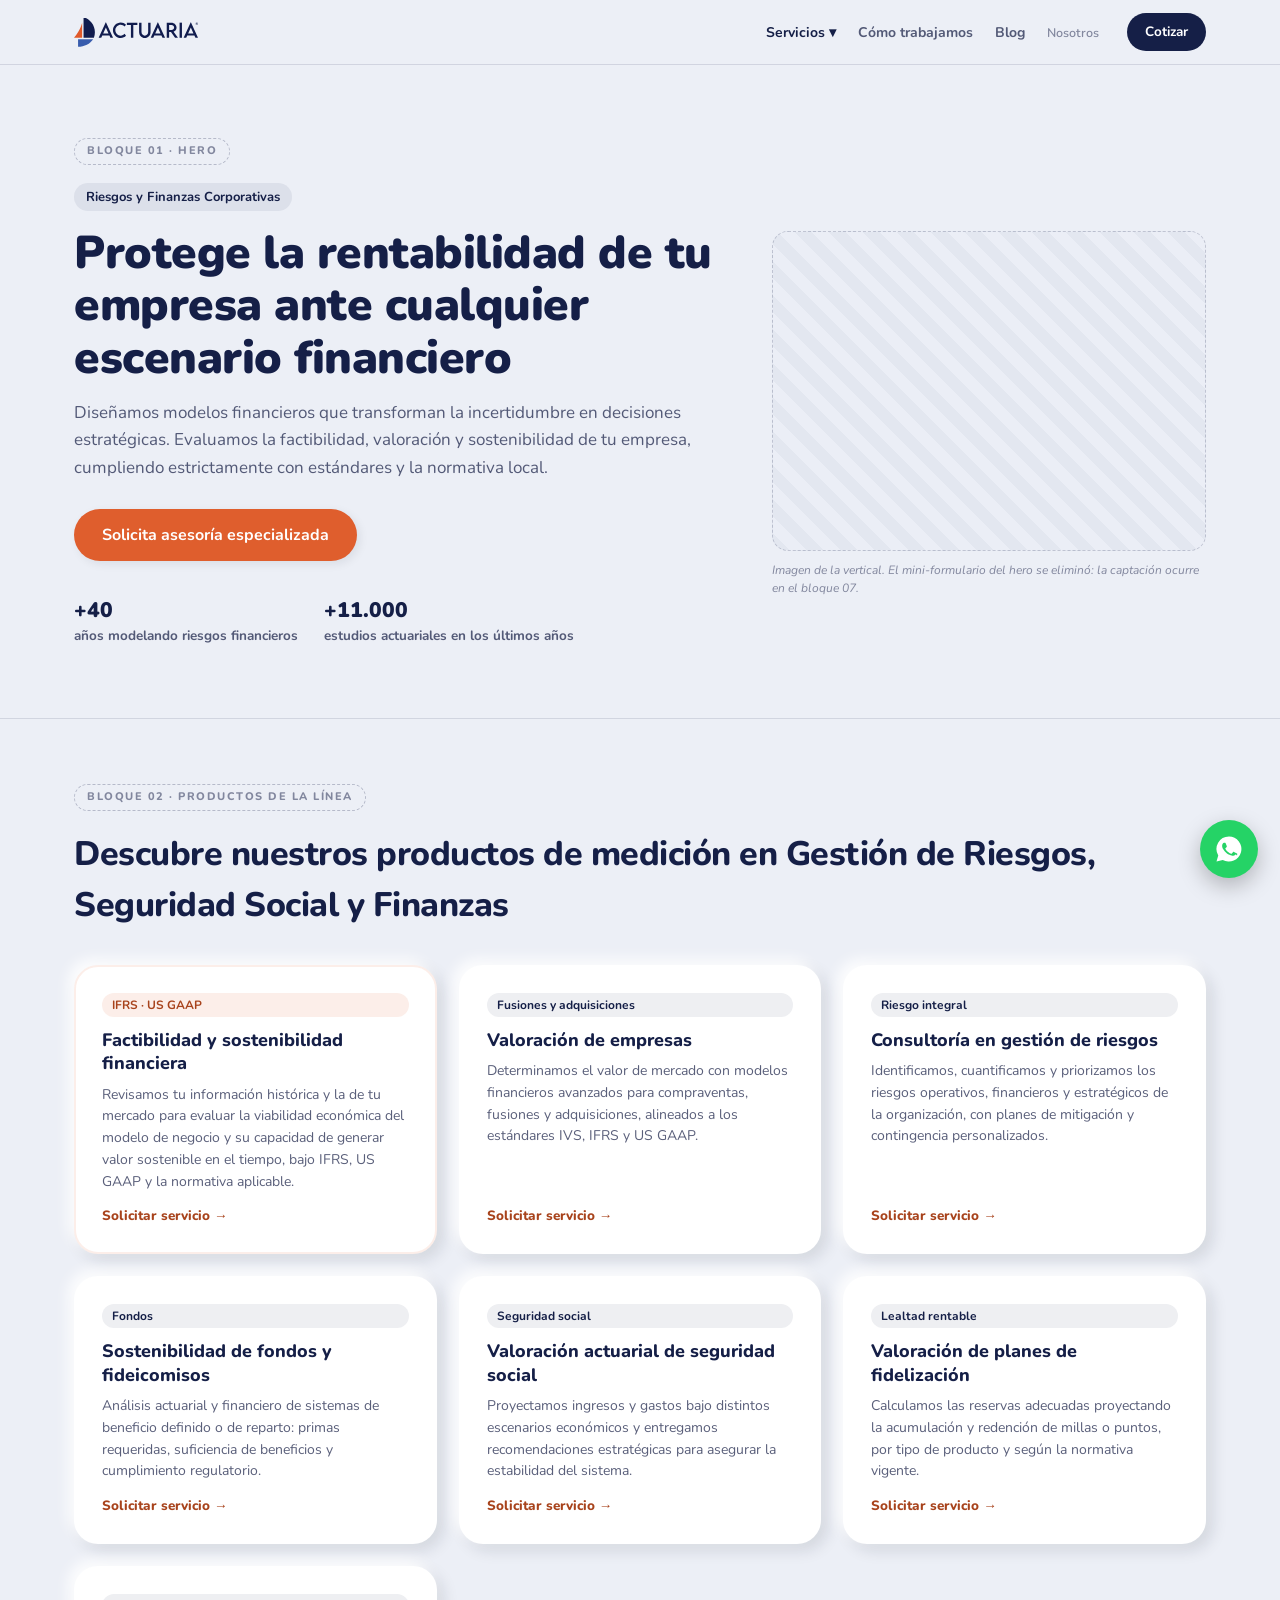
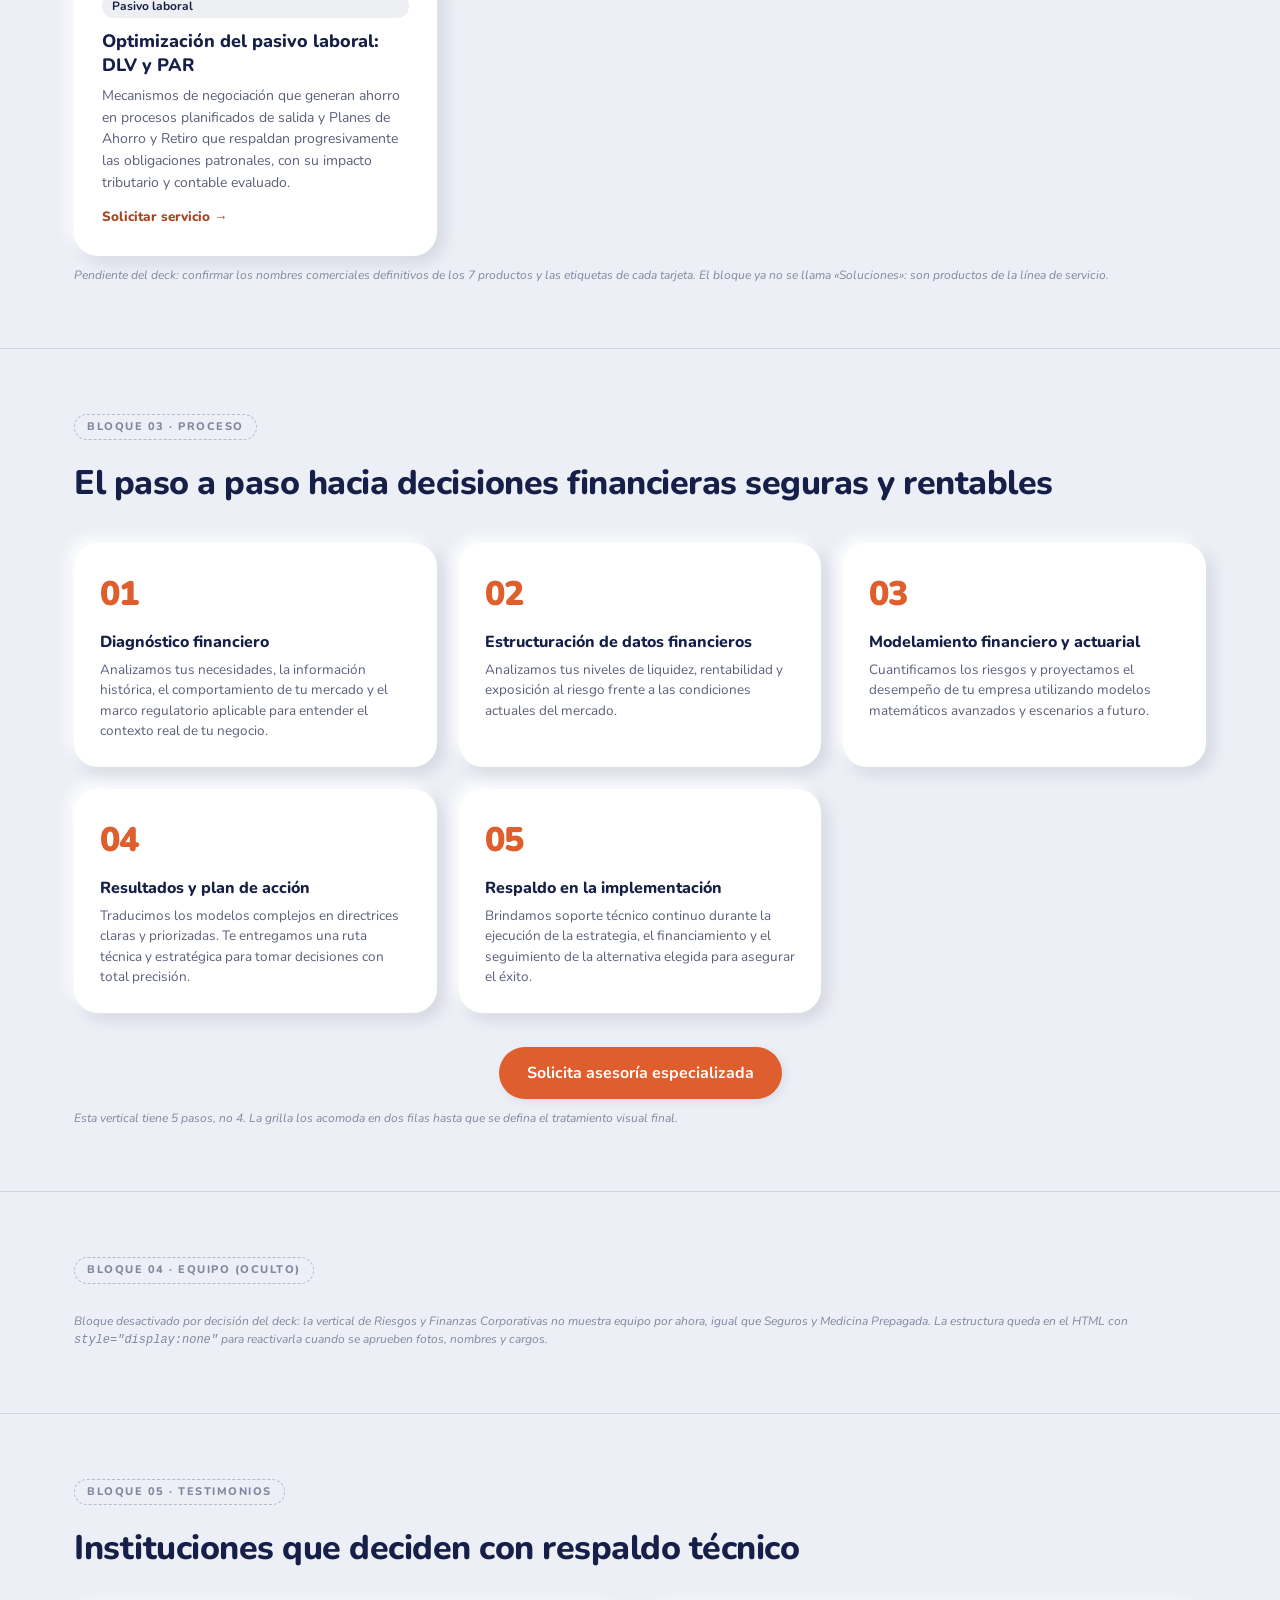
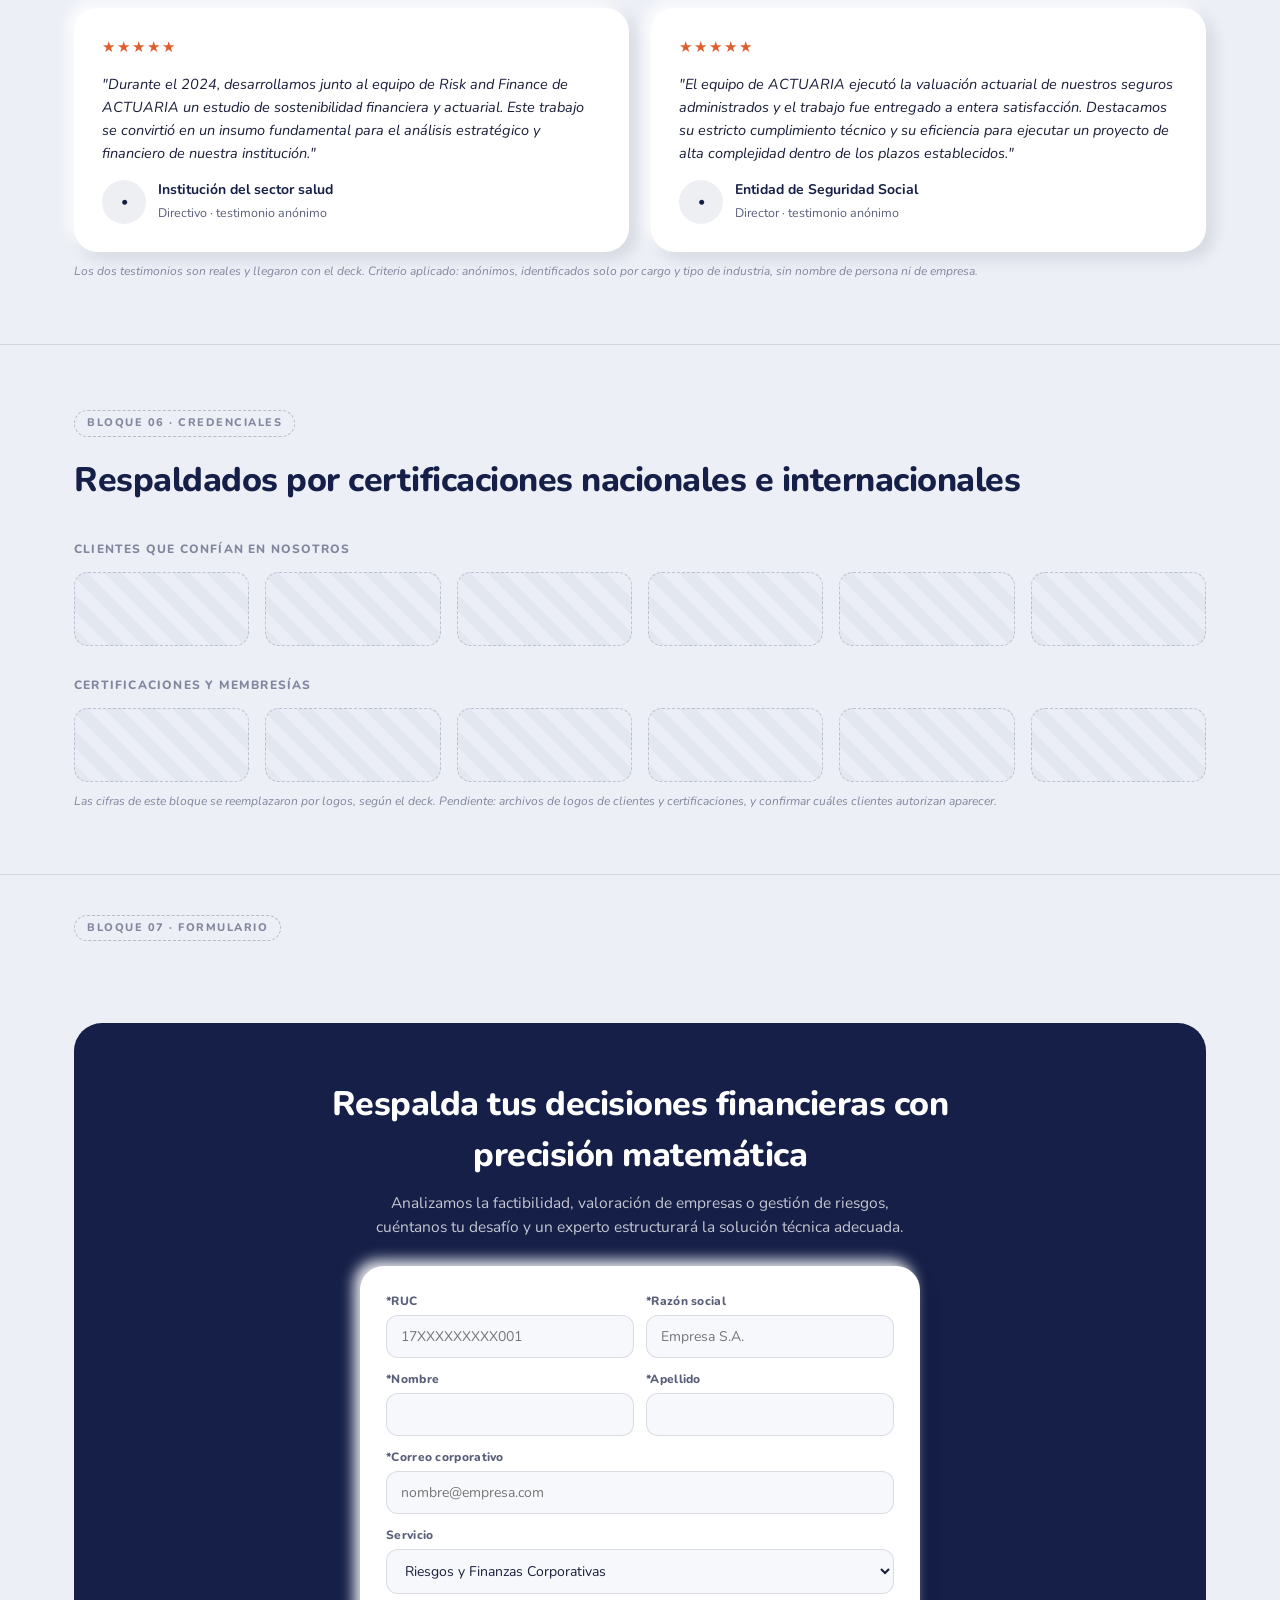
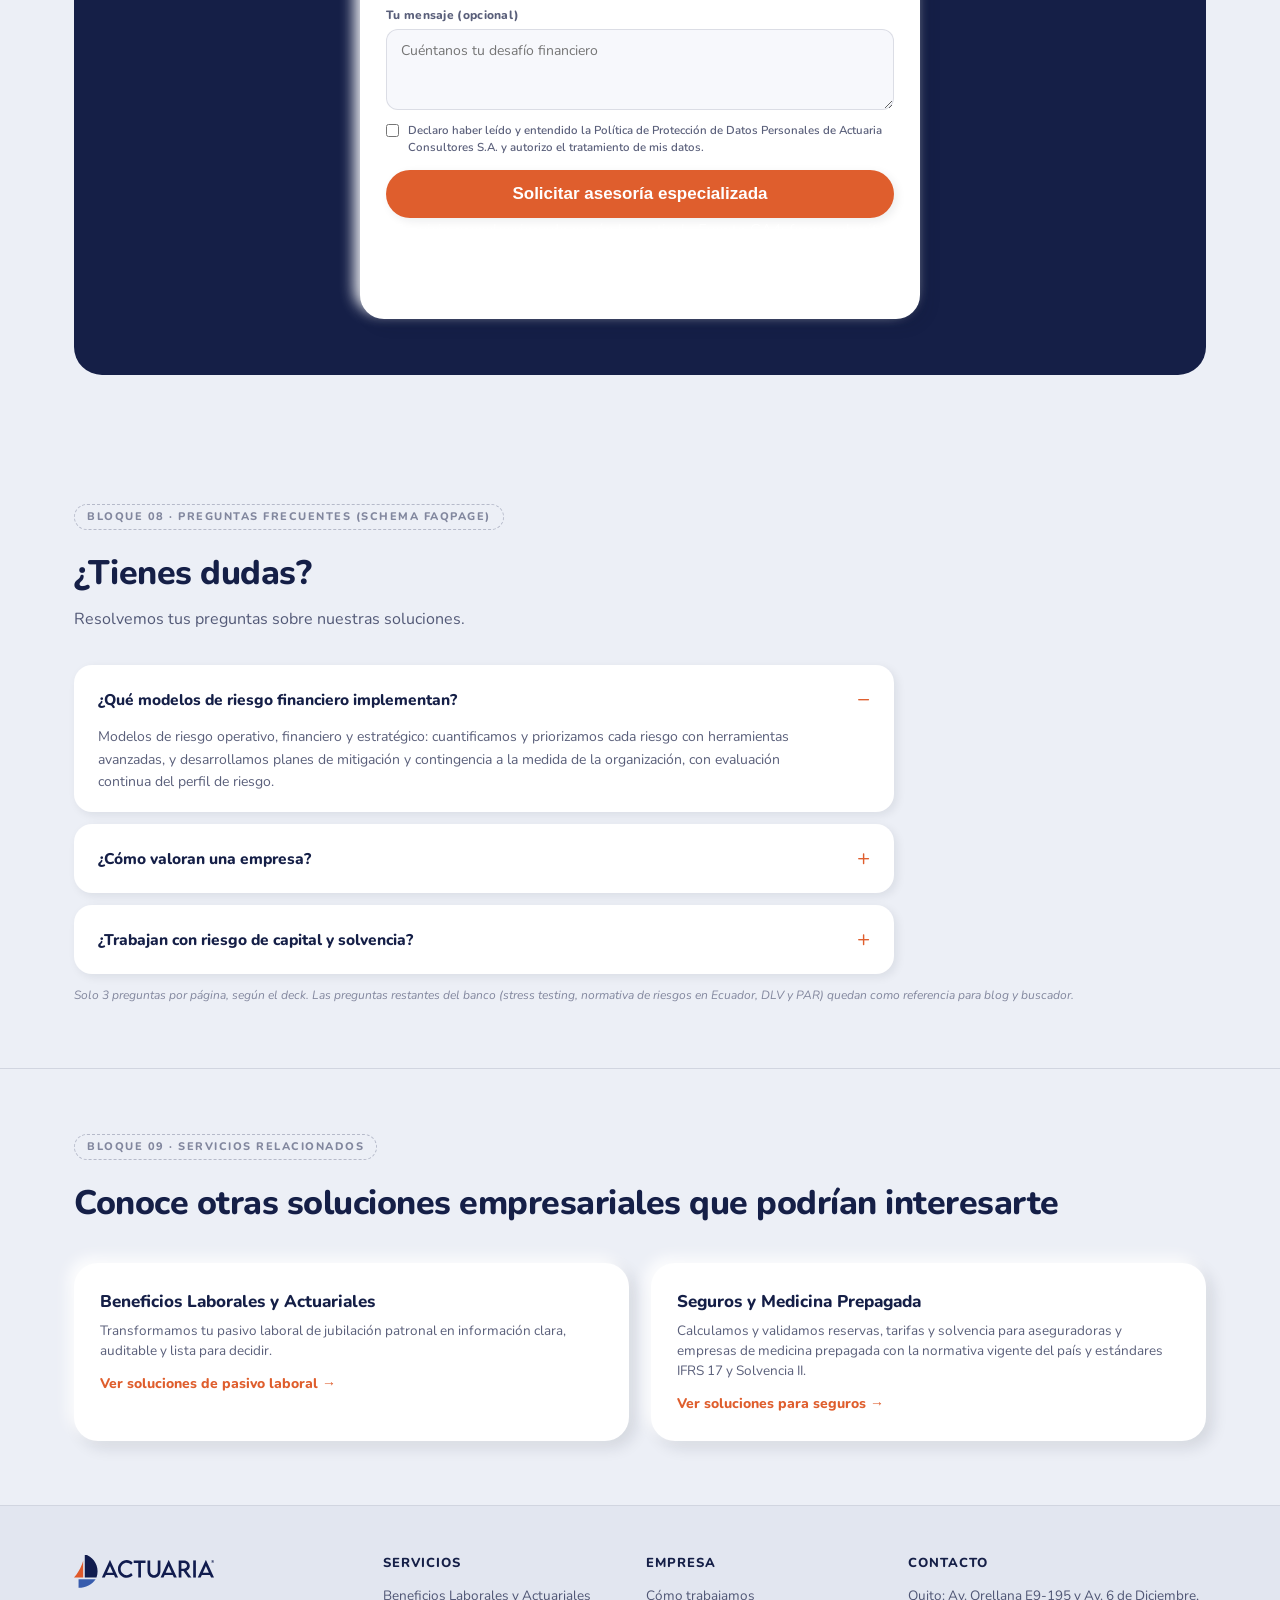
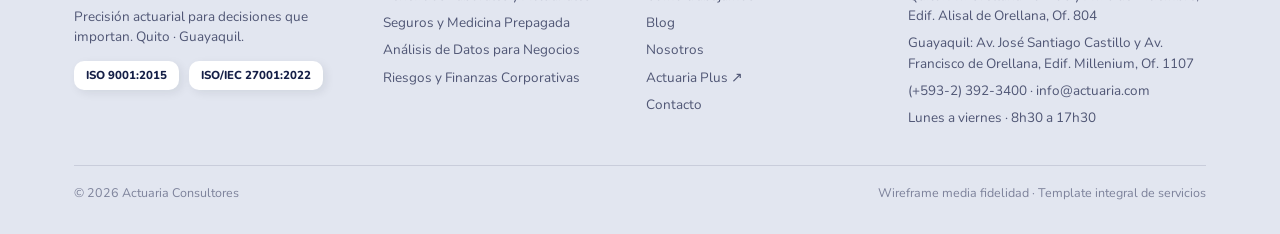
<file: risk-finance.html>
<!DOCTYPE html>
<html lang="es">
<head>
<meta charset="UTF-8">
<meta name="viewport" content="width=device-width, initial-scale=1.0">
<title>Riesgos y Finanzas Corporativas · Template servicios Actuaria (wireframe)</title>
<link rel="preconnect" href="https://fonts.googleapis.com">
<link href="https://fonts.googleapis.com/css2?family=Nunito:wght@400;600;700;800;900&display=swap" rel="stylesheet">
<link rel="stylesheet" href="styles.css">
</head>
<body>

<header>
  <div class="wrap nav">
    <a class="logo" href="index.html"><img class="logo-img" src="logo-actuaria.svg" alt="Actuaria"></a>
    <ul class="nav-links">
      <li><a class="active" href="index.html">Servicios ▾</a></li>
      <li><a href="#proceso">Cómo trabajamos</a></li>
      <li><a href="blog.html">Blog</a></li>
      <li><a class="nav-sec" href="nosotros.html">Nosotros</a></li>
    </ul>
    <a class="nav-cta" href="#form">Cotizar</a>
  </div>
</header>

<!-- BLOQUE 01 · HERO -->
<section class="hero">
  <div class="wrap">
    <span class="wf-tag">Bloque 01 · Hero</span>
    <div class="hero-grid">
      <div>
        <span class="kicker">Riesgos y Finanzas Corporativas</span>
        <h1>Protege la rentabilidad de tu empresa ante cualquier escenario financiero</h1>
        <p class="sub">Diseñamos modelos financieros que transforman la incertidumbre en decisiones estratégicas. Evaluamos la factibilidad, valoración y sostenibilidad de tu empresa, cumpliendo estrictamente con estándares y la normativa local.</p>
        <div class="cta-row">
          <a class="btn btn-primary" href="#form">Solicita asesoría especializada</a>
        </div>
        <div class="trust">
          <div><b>+40</b> años modelando riesgos financieros</div>
          <div><b>+11.000</b> estudios actuariales en los últimos años</div>
        </div>
      </div>
      <div>
        <div class="ph" style="min-height:320px"></div>
        <p class="wf-note">Imagen de la vertical. El mini-formulario del hero se eliminó: la captación ocurre en el bloque 07.</p>
      </div>
    </div>
  </div>
</section>

<!-- BLOQUE 02 · PRODUCTOS -->
<section id="productos">
  <div class="wrap">
    <span class="wf-tag">Bloque 02 · Productos de la línea</span>
    <div class="sec-head">
      <h2>Descubre nuestros productos de medición en Gestión de Riesgos, Seguridad Social y Finanzas</h2>
    </div>
    <div class="grid g3">

      <div class="card is-featured">
        <span class="chip orange">IFRS · US GAAP</span>
        <h3>Factibilidad y sostenibilidad financiera</h3>
        <p>Revisamos tu información histórica y la de tu mercado para evaluar la viabilidad económica del modelo de negocio y su capacidad de generar valor sostenible en el tiempo, bajo IFRS, US GAAP y la normativa aplicable.</p>
        <a class="card-cta" href="#form">Solicitar servicio →</a>
      </div>

      <div class="card">
        <span class="chip">Fusiones y adquisiciones</span>
        <h3>Valoración de empresas</h3>
        <p>Determinamos el valor de mercado con modelos financieros avanzados para compraventas, fusiones y adquisiciones, alineados a los estándares IVS, IFRS y US GAAP.</p>
        <a class="card-cta" href="#form">Solicitar servicio →</a>
      </div>

      <div class="card">
        <span class="chip">Riesgo integral</span>
        <h3>Consultoría en gestión de riesgos</h3>
        <p>Identificamos, cuantificamos y priorizamos los riesgos operativos, financieros y estratégicos de la organización, con planes de mitigación y contingencia personalizados.</p>
        <a class="card-cta" href="#form">Solicitar servicio →</a>
      </div>

      <div class="card">
        <span class="chip">Fondos</span>
        <h3>Sostenibilidad de fondos y fideicomisos</h3>
        <p>Análisis actuarial y financiero de sistemas de beneficio definido o de reparto: primas requeridas, suficiencia de beneficios y cumplimiento regulatorio.</p>
        <a class="card-cta" href="#form">Solicitar servicio →</a>
      </div>

      <div class="card">
        <span class="chip">Seguridad social</span>
        <h3>Valoración actuarial de seguridad social</h3>
        <p>Proyectamos ingresos y gastos bajo distintos escenarios económicos y entregamos recomendaciones estratégicas para asegurar la estabilidad del sistema.</p>
        <a class="card-cta" href="#form">Solicitar servicio →</a>
      </div>

      <div class="card">
        <span class="chip">Lealtad rentable</span>
        <h3>Valoración de planes de fidelización</h3>
        <p>Calculamos las reservas adecuadas proyectando la acumulación y redención de millas o puntos, por tipo de producto y según la normativa vigente.</p>
        <a class="card-cta" href="#form">Solicitar servicio →</a>
      </div>

      <div class="card">
        <span class="chip">Pasivo laboral</span>
        <h3>Optimización del pasivo laboral: DLV y PAR</h3>
        <p>Mecanismos de negociación que generan ahorro en procesos planificados de salida y Planes de Ahorro y Retiro que respaldan progresivamente las obligaciones patronales, con su impacto tributario y contable evaluado.</p>
        <a class="card-cta" href="#form">Solicitar servicio →</a>
      </div>

    </div>
    <p class="wf-note">Pendiente del deck: confirmar los nombres comerciales definitivos de los 7 productos y las etiquetas de cada tarjeta. El bloque ya no se llama «Soluciones»: son productos de la línea de servicio.</p>
  </div>
</section>

<!-- BLOQUE 03 · PROCESO -->
<section id="proceso">
  <div class="wrap">
    <span class="wf-tag">Bloque 03 · Proceso</span>
    <div class="sec-head">
      <h2>El paso a paso hacia decisiones financieras seguras y rentables</h2>
    </div>
    <div class="steps is-5">
      <div class="step"><h3>Diagnóstico financiero</h3><p>Analizamos tus necesidades, la información histórica, el comportamiento de tu mercado y el marco regulatorio aplicable para entender el contexto real de tu negocio.</p></div>
      <div class="step"><h3>Estructuración de datos financieros</h3><p>Analizamos tus niveles de liquidez, rentabilidad y exposición al riesgo frente a las condiciones actuales del mercado.</p></div>
      <div class="step"><h3>Modelamiento financiero y actuarial</h3><p>Cuantificamos los riesgos y proyectamos el desempeño de tu empresa utilizando modelos matemáticos avanzados y escenarios a futuro.</p></div>
      <div class="step"><h3>Resultados y plan de acción</h3><p>Traducimos los modelos complejos en directrices claras y priorizadas. Te entregamos una ruta técnica y estratégica para tomar decisiones con total precisión.</p></div>
      <div class="step"><h3>Respaldo en la implementación</h3><p>Brindamos soporte técnico continuo durante la ejecución de la estrategia, el financiamiento y el seguimiento de la alternativa elegida para asegurar el éxito.</p></div>
    </div>
    <div class="cta-row" style="justify-content:center;margin-top:34px">
      <a class="btn btn-primary" href="#form">Solicita asesoría especializada</a>
    </div>
    <p class="wf-note">Esta vertical tiene 5 pasos, no 4. La grilla los acomoda en dos filas hasta que se defina el tratamiento visual final.</p>
  </div>
</section>

<!-- BLOQUE 04 · EQUIPO (oculto por ahora) -->
<section>
  <div class="wrap">
    <span class="wf-tag">Bloque 04 · Equipo (oculto)</span>
    <p class="wf-note">Bloque desactivado por decisión del deck: la vertical de Riesgos y Finanzas Corporativas no muestra equipo por ahora, igual que Seguros y Medicina Prepagada. La estructura queda en el HTML con <code>style="display:none"</code> para reactivarla cuando se aprueben fotos, nombres y cargos.</p>
    <div style="display:none">
      <div class="sec-head">
        <h2>Los especialistas detrás de tu modelo financiero</h2>
        <p>Actuarios y analistas financieros asignados a la vertical, disponibles durante todo el proceso.</p>
      </div>
      <div class="team">
        <div class="member"><div class="avatar">•</div><b>[Nombre]</b><span>[Cargo]</span><a href="#">Ver LinkedIn →</a></div>
        <div class="member"><div class="avatar">•</div><b>[Nombre]</b><span>[Cargo]</span><a href="#">Ver LinkedIn →</a></div>
        <div class="member"><div class="avatar">•</div><b>[Nombre]</b><span>[Cargo]</span><a href="#">Ver LinkedIn →</a></div>
      </div>
    </div>
  </div>
</section>

<!-- BLOQUE 05 · TESTIMONIOS -->
<section>
  <div class="wrap">
    <span class="wf-tag">Bloque 05 · Testimonios</span>
    <div class="sec-head"><h2>Instituciones que deciden con respaldo técnico</h2></div>
    <div class="grid g2">
      <div class="t-card">
        <div class="stars">★★★★★</div>
        <p class="t-quote">"Durante el 2024, desarrollamos junto al equipo de Risk and Finance de ACTUARIA un estudio de sostenibilidad financiera y actuarial. Este trabajo se convirtió en un insumo fundamental para el análisis estratégico y financiero de nuestra institución."</p>
        <div class="t-author"><div class="avatar">•</div><div><b>Institución del sector salud</b><span>Directivo · testimonio anónimo</span></div></div>
      </div>
      <div class="t-card">
        <div class="stars">★★★★★</div>
        <p class="t-quote">"El equipo de ACTUARIA ejecutó la valuación actuarial de nuestros seguros administrados y el trabajo fue entregado a entera satisfacción. Destacamos su estricto cumplimiento técnico y su eficiencia para ejecutar un proyecto de alta complejidad dentro de los plazos establecidos."</p>
        <div class="t-author"><div class="avatar">•</div><div><b>Entidad de Seguridad Social</b><span>Director · testimonio anónimo</span></div></div>
      </div>
    </div>
    <p class="wf-note">Los dos testimonios son reales y llegaron con el deck. Criterio aplicado: anónimos, identificados solo por cargo y tipo de industria, sin nombre de persona ni de empresa.</p>
  </div>
</section>

<!-- BLOQUE 06 · CREDENCIALES -->
<section id="credenciales">
  <div class="wrap">
    <span class="wf-tag">Bloque 06 · Credenciales</span>
    <div class="sec-head"><h2>Respaldados por certificaciones nacionales e internacionales</h2></div>

    <p class="logos-label">Clientes que confían en nosotros</p>
    <div class="logos">
      <div class="logo-slot ph"></div><div class="logo-slot ph"></div><div class="logo-slot ph"></div>
      <div class="logo-slot ph"></div><div class="logo-slot ph"></div><div class="logo-slot ph"></div>
    </div>

    <p class="logos-label" style="margin-top:30px">Certificaciones y membresías</p>
    <div class="logos">
      <div class="logo-slot ph"></div><div class="logo-slot ph"></div><div class="logo-slot ph"></div>
      <div class="logo-slot ph"></div><div class="logo-slot ph"></div><div class="logo-slot ph"></div>
    </div>
    <p class="wf-note">Las cifras de este bloque se reemplazaron por logos, según el deck. Pendiente: archivos de logos de clientes y certificaciones, y confirmar cuáles clientes autorizan aparecer.</p>
  </div>
</section>

<!-- BLOQUE 07 · FORMULARIO -->
<div class="wrap" id="form">
  <span class="wf-tag" style="margin-top:40px">Bloque 07 · Formulario</span>
  <div class="cta-final">
    <h2>Respalda tus decisiones financieras con precisión matemática</h2>
    <p>Analizamos la factibilidad, valoración de empresas o gestión de riesgos, cuéntanos tu desafío y un experto estructurará la solución técnica adecuada.</p>
    <div class="form-card">
      <form action="#">
        <div class="f-grid2">
          <div class="f-field"><label>*RUC</label><input type="text" placeholder="17XXXXXXXXX001"></div>
          <div class="f-field"><label>*Razón social</label><input type="text" placeholder="Empresa S.A."></div>
        </div>
        <div class="f-grid2">
          <div class="f-field"><label>*Nombre</label><input type="text"></div>
          <div class="f-field"><label>*Apellido</label><input type="text"></div>
        </div>
        <div class="f-field"><label>*Correo corporativo</label><input type="email" placeholder="nombre@empresa.com"></div>
        <div class="f-field"><label>Servicio</label><select><option>Beneficios Laborales y Actuariales</option><option>Seguros y Medicina Prepagada</option><option>Análisis de Datos para Negocios</option><option selected>Riesgos y Finanzas Corporativas</option></select></div>
        <div class="f-field"><label>Tu mensaje (opcional)</label><textarea rows="3" placeholder="Cuéntanos tu desafío financiero"></textarea></div>
        <label class="consent"><input type="checkbox"> Declaro haber leído y entendido la Política de Protección de Datos Personales de Actuaria Consultores S.A. y autorizo el tratamiento de mis datos.</label>
        <button class="btn btn-primary f-submit" type="button">Solicitar asesoría especializada</button>
      </form>
      <p class="f-micro">Servicio preseleccionado según la vertical · Evento GA4: form_submit · form_origin=final</p>
    </div>
  </div>
</div>

<!-- BLOQUE 08 · PREGUNTAS FRECUENTES -->
<section id="faq">
  <div class="wrap">
    <span class="wf-tag">Bloque 08 · Preguntas frecuentes (schema FAQPage)</span>
    <div class="sec-head">
      <h2>¿Tienes dudas?</h2>
      <p>Resolvemos tus preguntas sobre nuestras soluciones.</p>
    </div>
    <div class="faq">
      <details open><summary>¿Qué modelos de riesgo financiero implementan?</summary><p>Modelos de riesgo operativo, financiero y estratégico: cuantificamos y priorizamos cada riesgo con herramientas avanzadas, y desarrollamos planes de mitigación y contingencia a la medida de la organización, con evaluación continua del perfil de riesgo.</p></details>
      <details><summary>¿Cómo valoran una empresa?</summary><p>Analizamos estados financieros y datos relevantes, aplicamos modelos financieros avanzados y consideramos factores económicos, sectoriales y específicos del negocio. La valoración cumple estándares internacionales y sirve para compraventas, fusiones, adquisiciones y decisiones estratégicas.</p></details>
      <details><summary>¿Trabajan con riesgo de capital y solvencia?</summary><p>Sí. Determinamos el capital adecuado de la organización y desarrollamos modelos de solvencia, incluyendo marcos como Solvencia II para aseguradoras, adaptados a cada tipo de riesgo y a la normativa que te aplica.</p></details>
    </div>
    <p class="wf-note">Solo 3 preguntas por página, según el deck. Las preguntas restantes del banco (stress testing, normativa de riesgos en Ecuador, DLV y PAR) quedan como referencia para blog y buscador.</p>
  </div>
</section>

<!-- BLOQUE 09 · SERVICIOS RELACIONADOS -->
<section>
  <div class="wrap">
    <span class="wf-tag">Bloque 09 · Servicios relacionados</span>
    <div class="sec-head"><h2>Conoce otras soluciones empresariales que podrían interesarte</h2></div>
    <div class="bridge">
      <a href="employment-benefits.html"><h3>Beneficios Laborales y Actuariales</h3><p>Transformamos tu pasivo laboral de jubilación patronal en información clara, auditable y lista para decidir.</p><span class="arrow">Ver soluciones de pasivo laboral →</span></a>
      <a href="insurance-health.html"><h3>Seguros y Medicina Prepagada</h3><p>Calculamos y validamos reservas, tarifas y solvencia para aseguradoras y empresas de medicina prepagada con la normativa vigente del país y estándares IFRS 17 y Solvencia II.</p><span class="arrow">Ver soluciones para seguros →</span></a>
    </div>
  </div>
</section>

<footer>
  <div class="wrap">
    <div class="foot-grid">
      <div>
        <a class="logo" href="index.html"><img class="logo-img" src="logo-actuaria.svg" alt="Actuaria"></a>
        <p style="margin-top:12px;max-width:240px">Precisión actuarial para decisiones que importan. Quito · Guayaquil.</p>
        <div class="iso"><span>ISO 9001:2015</span><span>ISO/IEC 27001:2022</span></div>
      </div>
      <div><h4>Servicios</h4><ul>
        <li><a href="employment-benefits.html">Beneficios Laborales y Actuariales</a></li>
        <li><a href="insurance-health.html">Seguros y Medicina Prepagada</a></li>
        <li><a href="data-wave.html">Análisis de Datos para Negocios</a></li>
        <li><a href="risk-finance.html">Riesgos y Finanzas Corporativas</a></li></ul>
      </div>
      <div><h4>Empresa</h4><ul>
        <li><a href="#proceso">Cómo trabajamos</a></li>
        <li><a href="blog.html">Blog</a></li><li><a href="nosotros.html">Nosotros</a></li><li><a href="#">Actuaria Plus ↗</a></li>
        <li><a href="contacto.html">Contacto</a></li></ul>
      </div>
      <div><h4>Contacto</h4><ul>
        <li>Quito: Av. Orellana E9-195 y Av. 6 de Diciembre, Edif. Alisal de Orellana, Of. 804</li>
        <li>Guayaquil: Av. José Santiago Castillo y Av. Francisco de Orellana, Edif. Millenium, Of. 1107</li>
        <li>(+593-2) 392-3400 · info@actuaria.com</li>
        <li>Lunes a viernes · 8h30 a 17h30</li></ul>
      </div>
    </div>
    <div class="copy"><span>© 2026 Actuaria Consultores</span><span>Wireframe media fidelidad · Template integral de servicios</span></div>
  </div>
</footer>

<a class="wa-fab" href="#" aria-label="WhatsApp"><svg viewBox="0 0 24 24"><path d="M12 2a10 10 0 0 0-8.6 15.1L2 22l5-1.3A10 10 0 1 0 12 2zm5.4 14.1c-.2.6-1.3 1.2-1.8 1.2-.5.1-1 .2-3.3-.7-2.8-1.1-4.6-4-4.7-4.2-.1-.2-1.1-1.5-1.1-2.9s.7-2 1-2.3c.2-.3.5-.3.7-.3h.5c.2 0 .4 0 .6.5l.9 2.1c.1.2.1.4 0 .6l-.4.6-.5.5c-.2.2-.3.4-.1.7.2.3.8 1.4 1.8 2.2 1.2 1.1 2.3 1.4 2.6 1.6.3.1.5.1.7-.1l1-1.2c.2-.3.4-.2.7-.1l2 1c.3.1.5.2.6.4 0 .1 0 .7-.2 1.4z"/></svg></a>

</body>
</html>
</file>
<file: styles.css>
/* ============================================================
   Wireframe media fidelidad — Template integral de servicios
   Actuaria · basado en Guía Web & AEO (PMV Agency)
   ============================================================ */
:root{
  --navy:#151F47; --navy-soft:rgba(21,31,71,.07);
  --orange:#DF5E2D; --orange-dark:#A8431C; --orange-tint:rgba(224,89,42,.1);
  --bg:#ECEFF6; --card:#FFFFFF; --line:rgba(21,31,71,.12);
  --text:rgba(0,6,38,.9); --muted:rgba(0,9,51,.65); --weak:rgba(0,9,51,.45);
  --shadow:-6px -6px 14px rgba(255,255,255,.9), 6px 6px 16px rgba(15,23,42,.12);
  --shadow-sm:3px 3px 10px rgba(15,23,42,.08);
  --radius:24px;
}
*{margin:0;padding:0;box-sizing:border-box}
html{scroll-behavior:smooth}
body{font-family:'Nunito',sans-serif;background:var(--bg);color:var(--text);line-height:1.5}
img{max-width:100%}
a{color:inherit}
.wrap{max-width:1180px;margin:0 auto;padding:0 24px}

/* ---- Anotación de wireframe: etiqueta de bloque ---- */
.wf-tag{display:inline-block;font-size:11px;font-weight:800;letter-spacing:1.5px;text-transform:uppercase;
  color:var(--weak);border:1px dashed rgba(21,31,71,.25);border-radius:999px;padding:4px 12px;margin-bottom:18px}
.wf-note{font-size:12px;color:var(--weak);font-style:italic;margin-top:10px}
.ph{background:repeating-linear-gradient(45deg,#E3E7F0,#E3E7F0 12px,#EBEEF6 12px,#EBEEF6 24px);
  border:1px dashed rgba(21,31,71,.2);border-radius:16px;display:flex;align-items:center;justify-content:center;
  color:var(--weak);font-size:12px;font-weight:700;letter-spacing:1px;text-transform:uppercase}

/* ---- Header ---- */
header{position:sticky;top:0;z-index:50;background:rgba(236,239,246,.92);backdrop-filter:blur(8px);border-bottom:1px solid var(--line)}
.nav{display:flex;align-items:center;gap:28px;height:64px}
.logo{font-weight:900;font-size:19px;color:var(--navy);letter-spacing:.5px;text-decoration:none;white-space:nowrap;display:inline-flex;align-items:center}
.logo span{color:var(--orange)}
.logo-img{height:30px;width:auto;display:block}
footer .logo-img{height:34px}
.nav-links{display:flex;gap:22px;list-style:none;margin-left:auto;flex-wrap:wrap}
.nav-links a{font-size:14px;font-weight:700;color:var(--muted);text-decoration:none}
.nav-links a:hover,.nav-links a.active{color:var(--navy)}
.nav-cta{background:var(--navy);color:#fff;font-size:13.5px;font-weight:700;padding:9px 18px;border-radius:999px;text-decoration:none;white-space:nowrap}
.nav-sec{font-size:12.5px !important;color:var(--weak) !important;font-weight:600 !important}

/* ---- Secciones ---- */
section{padding:64px 0;border-bottom:1px solid var(--line)}
.kicker{display:inline-flex;background:var(--navy-soft);color:var(--navy);font-size:13px;font-weight:700;
  line-height:20px;padding:4px 12px;border-radius:999px;margin-bottom:16px}
h1{font-size:clamp(30px,4.5vw,46px);font-weight:900;line-height:1.15;letter-spacing:-.5px;color:var(--navy);max-width:800px}
h2{font-size:clamp(24px,3vw,34px);font-weight:800;letter-spacing:-.5px;color:var(--navy);margin-bottom:8px}
.sub{font-size:17px;color:var(--muted);max-width:680px;margin-top:14px;line-height:1.6}
.sec-head{margin-bottom:34px}
.sec-head p{color:var(--muted);max-width:640px}

/* ---- Hero ---- */
.hero{padding:72px 0}
.hero-grid{display:grid;grid-template-columns:1.2fr .8fr;gap:48px;align-items:center}
.hero .ph{min-height:260px}
.cta-row{display:flex;gap:14px;margin-top:28px;flex-wrap:wrap}
.btn{display:inline-flex;align-items:center;gap:8px;font-weight:700;font-size:16px;border-radius:999px;
  padding:14px 28px;text-decoration:none;transition:all .18s ease;border:none;cursor:pointer}
.btn-primary{background:var(--orange);color:#fff;box-shadow:var(--shadow-sm)}
.btn-primary:hover{background:var(--orange-dark);transform:translateY(-1px)}
.btn-ghost{background:#fff;color:var(--navy);box-shadow:var(--shadow-sm)}
.btn-ghost:hover{transform:translateY(-1px)}
.trust{display:flex;gap:26px;margin-top:34px;flex-wrap:wrap}
.trust div{font-size:13.5px;color:var(--muted);font-weight:700}
.trust b{display:block;font-size:21px;color:var(--navy);font-weight:900}

/* ---- Cards genéricas ---- */
.grid{display:grid;gap:22px}
.g2{grid-template-columns:repeat(2,1fr)}
.g3{grid-template-columns:repeat(3,1fr)}
.g4{grid-template-columns:repeat(4,1fr)}
.card{background:var(--card);border-radius:var(--radius);box-shadow:var(--shadow);padding:28px}
.card h3{font-size:18px;font-weight:800;color:var(--navy);margin-bottom:8px;line-height:1.3}
.card p{font-size:14px;color:var(--muted);line-height:1.55}
.card ul{margin:10px 0 0 18px;font-size:13.5px;color:var(--muted)}
.card ul li{margin-bottom:4px}
.chip{display:inline-flex;background:var(--navy-soft);color:var(--navy);font-size:12px;font-weight:700;
  line-height:18px;padding:3px 10px;border-radius:999px;margin-bottom:12px}
.chip.orange{background:var(--orange-tint);color:var(--orange-dark)}

/* ---- Proceso ---- */
.steps{display:grid;grid-template-columns:repeat(4,1fr);gap:22px;counter-reset:step}
.step{background:var(--card);border-radius:var(--radius);box-shadow:var(--shadow);padding:26px;position:relative}
.step::before{counter-increment:step;content:"0" counter(step);font-size:34px;font-weight:900;color:var(--orange);
  display:block;margin-bottom:10px;letter-spacing:-1px}
.step h3{font-size:16px;font-weight:800;color:var(--navy);margin-bottom:6px}
.step p{font-size:13.5px;color:var(--muted);line-height:1.5}

/* ---- Testimonios ---- */
.t-card{background:var(--card);border-radius:var(--radius);box-shadow:var(--shadow);padding:28px;display:flex;flex-direction:column;gap:14px}
.stars{color:var(--orange);font-size:15px;letter-spacing:2px}
.t-quote{font-size:14.5px;color:var(--text);line-height:1.6;font-style:italic}
.t-result{align-self:flex-start}
.t-author{display:flex;align-items:center;gap:12px;margin-top:auto}
.avatar{width:44px;height:44px;border-radius:50%;background:var(--navy-soft);flex-shrink:0;display:flex;align-items:center;justify-content:center;font-weight:800;color:var(--navy);font-size:14px}
.t-author b{display:block;font-size:14px;color:var(--navy)}
.t-author span{font-size:12.5px;color:var(--muted)}

/* ---- Cifras ---- */
.stats{display:grid;grid-template-columns:repeat(4,1fr);gap:22px}
.stat{background:var(--card);border-radius:var(--radius);box-shadow:var(--shadow);padding:30px}
.stat b{display:block;font-size:clamp(30px,3.5vw,44px);font-weight:900;color:var(--navy);letter-spacing:-.5px;line-height:1.1}
.stat span{font-size:14px;font-weight:700;color:var(--muted);display:block;margin-top:6px}

/* ---- Equipo ---- */
.team{display:grid;grid-template-columns:repeat(3,1fr);gap:22px}
.member{background:var(--card);border-radius:var(--radius);box-shadow:var(--shadow);padding:26px;text-align:center}
.member .avatar{width:72px;height:72px;margin:0 auto 14px;font-size:20px}
.member b{display:block;color:var(--navy);font-size:15.5px}
.member span{font-size:13px;color:var(--muted);display:block;margin:4px 0 10px}
.member a{font-size:12.5px;font-weight:700;color:var(--orange-dark);text-decoration:none}

/* ---- Puente entre verticales ---- */
.bridge{display:grid;grid-template-columns:repeat(2,1fr);gap:22px}
.bridge a{display:block;background:var(--card);border-radius:var(--radius);box-shadow:var(--shadow);
  padding:26px;text-decoration:none;transition:all .18s ease}
.bridge a:hover{transform:translateY(-2px)}
.bridge h3{font-size:17px;font-weight:800;color:var(--navy);margin-bottom:6px}
.bridge p{font-size:13.5px;color:var(--muted)}
.bridge .arrow{color:var(--orange);font-weight:800;font-size:14px;display:inline-block;margin-top:12px}

/* ---- FAQ ---- */
.faq{max-width:820px}
.faq details{background:var(--card);border-radius:18px;box-shadow:var(--shadow-sm);padding:18px 24px;margin-bottom:12px}
.faq summary{font-size:15.5px;font-weight:800;color:var(--navy);cursor:pointer;list-style:none;display:flex;justify-content:space-between;align-items:center;gap:12px}
.faq summary::after{content:"+";font-size:22px;color:var(--orange);font-weight:400;flex-shrink:0}
.faq details[open] summary::after{content:"−"}
.faq details p{font-size:14px;color:var(--muted);line-height:1.6;margin-top:10px;max-width:700px}

/* ---- CTA final ---- */
.cta-final{background:var(--navy);border-radius:28px;padding:56px 48px;text-align:center;color:#fff;margin:64px auto}
.cta-final h2{color:#fff;max-width:640px;margin:0 auto 10px}
.cta-final p{color:rgba(255,255,255,.75);max-width:540px;margin:0 auto 28px;font-size:15.5px}
.cta-final .btn-primary{font-size:17px}
.cta-final small{display:block;margin-top:16px;font-size:12.5px;color:rgba(255,255,255,.55)}

/* ---- Footer ---- */
footer{background:#E2E6F0;padding:48px 0 32px;font-size:13.5px;color:var(--muted)}
.foot-grid{display:grid;grid-template-columns:1.2fr 1fr 1fr 1.3fr;gap:34px;margin-bottom:30px}
.foot-grid h4{font-size:13px;font-weight:800;letter-spacing:1px;text-transform:uppercase;color:var(--navy);margin-bottom:12px}
.foot-grid ul{list-style:none}
.foot-grid li{margin-bottom:7px}
.foot-grid a{text-decoration:none;color:var(--muted)}
.foot-grid a:hover{color:var(--navy)}
.iso{display:flex;gap:10px;margin-top:14px;flex-wrap:wrap}
.iso span{background:#fff;border-radius:10px;padding:6px 12px;font-size:11.5px;font-weight:800;color:var(--navy);box-shadow:var(--shadow-sm)}
.copy{border-top:1px solid var(--line);padding-top:18px;font-size:12.5px;color:var(--weak);display:flex;justify-content:space-between;flex-wrap:wrap;gap:8px}

/* ---- WhatsApp FAB ---- */
.wa-fab{position:fixed;right:22px;bottom:22px;z-index:60;width:58px;height:58px;border-radius:50%;
  background:#25D366;display:flex;align-items:center;justify-content:center;box-shadow:0 8px 22px rgba(0,0,0,.25);text-decoration:none}
.wa-fab svg{width:30px;height:30px;fill:#fff}

/* ---- Formularios (wireframe) ---- */
.form-card{background:var(--card);border-radius:var(--radius);box-shadow:var(--shadow);padding:26px;text-align:left}
.form-card h3{font-size:19px;font-weight:800;color:var(--navy);margin:8px 0 16px}
.f-field{display:flex;flex-direction:column;gap:5px;margin-bottom:12px}
.f-field label{font-size:12px;font-weight:800;color:var(--muted);letter-spacing:.3px}
.f-field input,.f-field select,.f-field textarea{font-family:'Nunito',sans-serif;padding:11px 14px;border-radius:12px;border:1px solid var(--line);background:#F7F8FC;font-size:14px;color:var(--text);width:100%}
.f-field input:focus,.f-field select:focus,.f-field textarea:focus{outline:2px solid rgba(21,31,71,.25)}
.f-grid2{display:grid;grid-template-columns:1fr 1fr;grid-column-gap:12px}
.f-submit{width:100%;justify-content:center}
.f-micro{font-size:11.5px;color:var(--weak);margin-top:12px;text-align:center}
.consent{display:flex;gap:9px;align-items:flex-start;font-size:11.5px;color:var(--muted);margin:6px 0 14px;font-weight:600;line-height:1.5}
.consent input{margin-top:2px;flex-shrink:0}
.cta-final .form-card{max-width:560px;margin:0 auto}

/* ---- Blog ---- */
.cat-row{display:flex;gap:10px;flex-wrap:wrap;margin-top:24px}
.cat{background:var(--card);border-radius:999px;padding:8px 18px;font-size:13.5px;font-weight:700;color:var(--muted);text-decoration:none;box-shadow:var(--shadow-sm)}
.cat.active{background:var(--navy);color:#fff}
.a-card{background:var(--card);border-radius:var(--radius);box-shadow:var(--shadow);overflow:hidden;text-decoration:none;display:flex;flex-direction:column;transition:all .18s ease}
.a-card:hover{transform:translateY(-3px)}
.a-card .ph{border-radius:0;border:none;height:170px}
.a-body{padding:22px 24px 24px;display:flex;flex-direction:column;gap:10px;flex:1}
.a-body h3{font-size:17px;font-weight:800;color:var(--navy);line-height:1.35}
.a-body p{font-size:13.5px;color:var(--muted);line-height:1.55}
.meta{display:flex;gap:14px;font-size:12px;color:var(--weak);font-weight:700;flex-wrap:wrap;margin-top:auto}
.featured{display:grid;grid-template-columns:1.1fr .9fr;gap:0;background:var(--card);border-radius:var(--radius);box-shadow:var(--shadow);overflow:hidden;text-decoration:none;transition:all .18s ease}
.featured:hover{transform:translateY(-3px)}
.featured .ph{border-radius:0;border:none;min-height:300px}
.featured .a-body{padding:36px}
.featured h3{font-size:26px}
.pagination{display:flex;gap:8px;justify-content:center;margin-top:36px}
.pagination a{width:38px;height:38px;border-radius:12px;background:var(--card);box-shadow:var(--shadow-sm);display:flex;align-items:center;justify-content:center;font-weight:800;font-size:13.5px;color:var(--muted);text-decoration:none}
.pagination a.active{background:var(--navy);color:#fff}

/* ---- Artículo ---- */
.art-head{max-width:820px}
.answer-box{background:var(--card);border-left:5px solid var(--orange);border-radius:16px;box-shadow:var(--shadow-sm);padding:22px 26px;margin:28px 0;max-width:820px}
.answer-box b{display:block;font-size:12px;letter-spacing:1.2px;text-transform:uppercase;color:var(--orange-dark);margin-bottom:8px}
.answer-box p{font-size:16px;color:var(--text);line-height:1.65;font-weight:600}
.prose{max-width:820px;font-size:15.5px;color:var(--text);line-height:1.75}
.prose h2{font-size:24px;margin:36px 0 12px}
.prose p{margin-bottom:16px;color:var(--muted)}
.prose ul,.prose ol{margin:0 0 16px 22px;color:var(--muted)}
.prose li{margin-bottom:6px}
.prose blockquote{border-left:4px solid var(--navy-soft);padding:6px 0 6px 20px;font-style:italic;color:var(--muted);margin:20px 0}
.prose .ph{height:280px;margin:24px 0}
.toc{background:var(--card);border-radius:18px;box-shadow:var(--shadow-sm);padding:20px 26px;margin:26px 0;max-width:820px}
.toc b{font-size:13px;letter-spacing:1px;text-transform:uppercase;color:var(--navy)}
.toc ol{margin:10px 0 0 20px;font-size:14px;color:var(--muted)}
.toc li{margin-bottom:5px}
.author-box{display:flex;gap:16px;align-items:center;background:var(--card);border-radius:var(--radius);box-shadow:var(--shadow);padding:24px;max-width:820px;margin:36px 0}
.author-box .avatar{width:64px;height:64px;font-size:18px}
.author-box b{display:block;color:var(--navy);font-size:16px}
.author-box span{font-size:13px;color:var(--muted)}
.author-box a{font-size:12.5px;font-weight:700;color:var(--orange-dark);text-decoration:none}
.cta-inline{background:var(--navy);border-radius:20px;padding:28px 32px;display:flex;justify-content:space-between;align-items:center;gap:20px;max-width:820px;margin:36px 0;flex-wrap:wrap}
.cta-inline h3{color:#fff;font-size:19px;font-weight:800;max-width:440px}
.cta-inline p{color:rgba(255,255,255,.7);font-size:13.5px;margin-top:4px}

/* ---- Contacto ---- */
.contact-grid{display:grid;grid-template-columns:1fr 1.1fr;gap:28px;align-items:start}
.channel{display:flex;gap:14px;align-items:center;background:var(--card);border-radius:18px;box-shadow:var(--shadow-sm);padding:18px 20px;margin-bottom:14px;text-decoration:none;transition:all .18s ease}
.channel:hover{transform:translateY(-2px)}
.channel .ico{width:46px;height:46px;border-radius:14px;background:var(--navy-soft);display:flex;align-items:center;justify-content:center;font-size:20px;flex-shrink:0}
.channel.wa .ico{background:rgba(37,211,102,.15)}
.channel b{display:block;font-size:15px;color:var(--navy)}
.channel span{font-size:13px;color:var(--muted)}
.office{background:var(--card);border-radius:var(--radius);box-shadow:var(--shadow);overflow:hidden}
.office .ph{border-radius:0;border:none;height:200px}
.office-body{padding:24px}
.office-body h3{font-size:18px;font-weight:800;color:var(--navy);margin-bottom:8px}
.office-body p{font-size:13.5px;color:var(--muted);line-height:1.6;margin-bottom:6px}

@media(max-width:900px){.featured{grid-template-columns:1fr}.contact-grid{grid-template-columns:1fr}}

/* ---- Productos: CTA por tarjeta + destacada ---- */
.card{display:flex;flex-direction:column}
.card-cta{margin-top:auto;padding-top:14px;font-size:13.5px;font-weight:800;color:var(--orange-dark);text-decoration:none;align-self:flex-start}
.card-cta:hover{color:var(--orange)}
.card.is-featured{outline:2px solid var(--orange-tint);outline-offset:-2px}

/* ---- Franja Actuaria+ ---- */
.plus-strip{display:flex;align-items:center;justify-content:space-between;gap:28px;flex-wrap:wrap;
  background:var(--navy-soft);border-radius:var(--radius);padding:26px 30px;margin-top:22px}
.plus-strip h3{font-size:18px;font-weight:800;color:var(--navy);margin:8px 0 6px}
.plus-strip p{font-size:14px;color:var(--muted);line-height:1.55;max-width:620px}

/* ---- Proceso de 5 pasos: 3 + 2 en vez de 4 + 1 huérfano ---- */
.steps.is-5{grid-template-columns:repeat(3,1fr)}

/* ---- Credenciales: grillas de logos ---- */
.logos-label{font-size:12px;font-weight:800;letter-spacing:1.2px;text-transform:uppercase;
  color:var(--weak);margin-bottom:14px}
.logos{display:grid;grid-template-columns:repeat(6,1fr);gap:16px}
.logo-slot{height:74px;border-radius:14px}

/* ---- Responsive ---- */
@media (max-width:991px){
  .hero-grid{grid-template-columns:1fr}
  .g3,.g4,.steps,.stats{grid-template-columns:repeat(2,1fr)}
  .team{grid-template-columns:repeat(2,1fr)}
  .foot-grid{grid-template-columns:1fr 1fr}
  .logos{grid-template-columns:repeat(4,1fr)}
}
@media (max-width:600px){
  section{padding:44px 0}
  .f-grid2{grid-template-columns:1fr}
  .g2,.g3,.g4,.steps,.stats,.team,.bridge{grid-template-columns:1fr}
  .nav-links{display:none}
  .cta-final{padding:40px 24px;border-radius:20px}
  .foot-grid{grid-template-columns:1fr}
  .logos{grid-template-columns:repeat(3,1fr)}
  .logo-slot{height:60px}
  .plus-strip{padding:22px}
}


/* â•â• Timeline "Nuestra historia" (nosotros.html) â•â•â•â•â•â•â•â•â•â•â•â•â•â•â•â•â•â•â•â•â•â•â•â•â•â• */
.tl{position:relative;max-width:860px;margin:26px auto 0;padding:8px 0}
.tl::before{content:"";position:absolute;left:50%;top:0;bottom:0;width:3px;transform:translateX(-50%);
  background:linear-gradient(to bottom,var(--navy-soft),rgba(21,31,71,.28),var(--navy-soft));border-radius:3px}
.tl-item{position:relative;width:50%;padding:0 40px 34px 0;text-align:right}
.tl-item:nth-child(even){left:50%;padding:0 0 34px 40px;text-align:left;margin-top:-64px}
.tl-item:first-child + .tl-item{margin-top:-64px}
.tl-item:last-child{padding-bottom:0}
.tl-dot{position:absolute;top:4px;right:-10px;width:20px;height:20px;border-radius:50%;
  background:var(--orange);border:4px solid var(--bg);box-shadow:var(--shadow-sm)}
.tl-item:nth-child(even) .tl-dot{right:auto;left:-10px}
.tl-year{display:inline-flex;background:var(--navy);color:#fff;font-weight:800;font-size:13px;
  line-height:20px;padding:4px 14px;border-radius:999px;margin-bottom:10px}
.tl-year:empty{display:none}
.tl-card{background:var(--card);border-radius:16px;box-shadow:var(--shadow-sm);padding:16px 20px;text-align:left}
.tl-card b{display:block;font-size:15px;font-weight:800;color:var(--navy);margin-bottom:4px;line-height:1.35}
.tl-card p{font-size:13.5px;color:var(--muted);line-height:1.55}
@media (max-width:700px){
  .tl::before{left:12px;transform:none}
  .tl-item,.tl-item:nth-child(even){width:100%;left:0;padding:0 0 28px 38px;text-align:left;margin-top:0}
  .tl-item:last-child{padding-bottom:0}
  .tl-dot,.tl-item:nth-child(even) .tl-dot{right:auto;left:3px}
}
</file>
